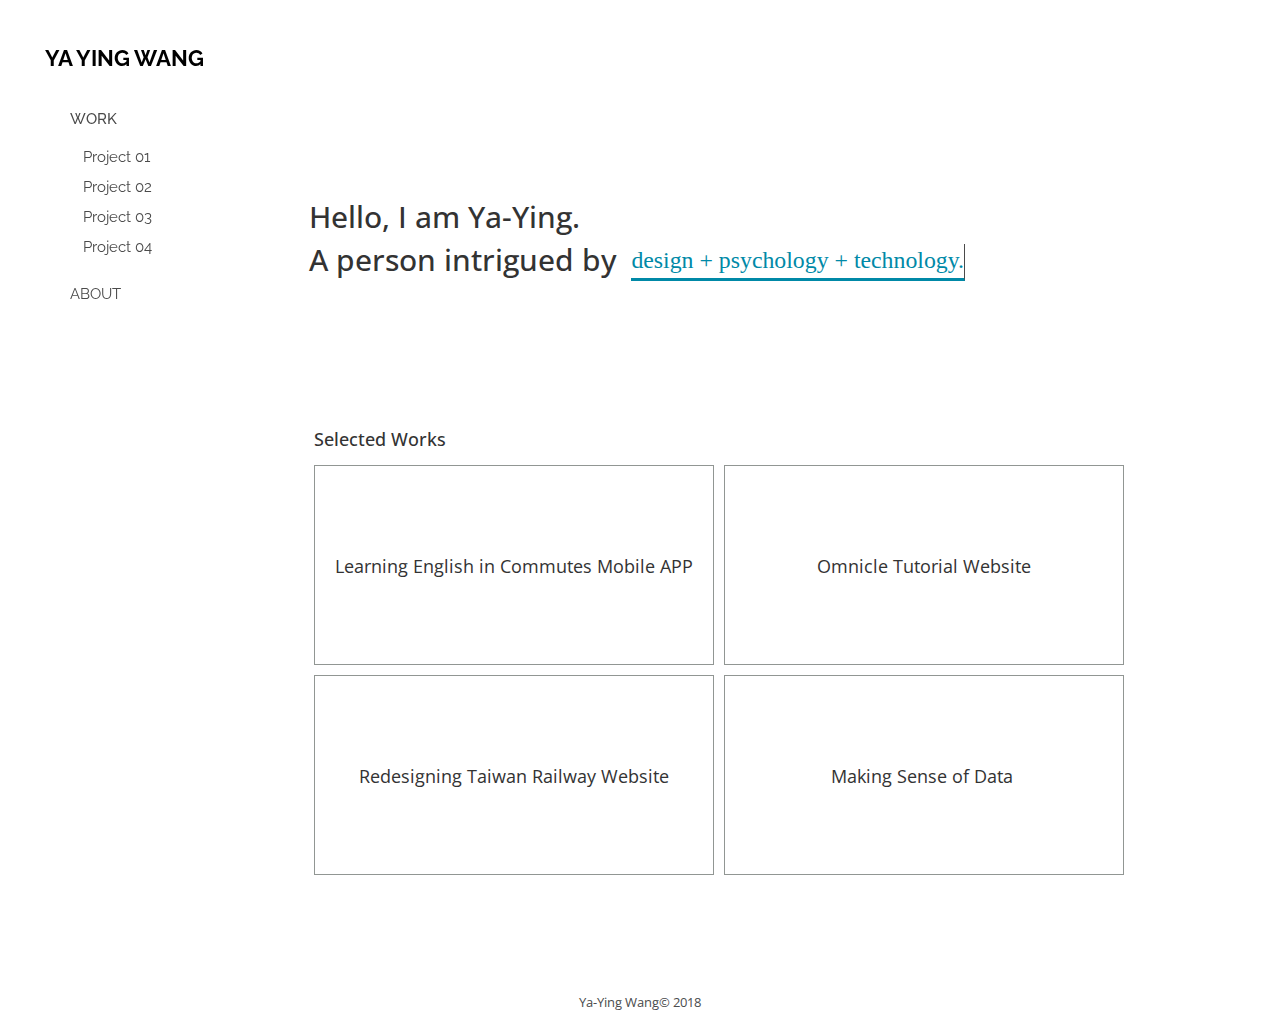
<file: portfolio/index.html>
<!DOCTYPE html>
<html>

<head>
    <meta charset="utf-8">
    <meta name="viewport" content="width=device-width, initial-scale=1.0">
    <title>YaYing</title>
    <link rel="stylesheet" href="assets/bootstrap/css/bootstrap.min.css">
    <link rel="stylesheet" href="assets/fonts/ionicons.min.css">
    <link rel="stylesheet" href="assets/fonts/material-icons.min.css">
    <link rel="stylesheet" href="assets/fonts/simple-line-icons.min.css">
    <link rel="stylesheet" href="assets/fonts/typicons.min.css">
    <link rel="stylesheet" href="https://fonts.googleapis.com/css?family=Arimo">
    <link rel="stylesheet" href="https://fonts.googleapis.com/css?family=Cabin">
    <link rel="stylesheet" href="https://fonts.googleapis.com/css?family=Catamaran">
    <link rel="stylesheet" href="https://fonts.googleapis.com/css?family=Fira+Sans">
    <link rel="stylesheet" href="https://fonts.googleapis.com/css?family=Kalam">
    <link rel="stylesheet" href="https://fonts.googleapis.com/css?family=Lora">
    <link rel="stylesheet" href="https://fonts.googleapis.com/css?family=Open+Sans">
    <link rel="stylesheet" href="https://fonts.googleapis.com/css?family=Oswald">
    <link rel="stylesheet" href="https://fonts.googleapis.com/css?family=PT+Sans">
    <link rel="stylesheet" href="https://fonts.googleapis.com/css?family=Raleway">
    <link rel="stylesheet" href="https://fonts.googleapis.com/css?family=Source+Sans+Pro">
    <link rel="stylesheet" href="assets/css/styles.min.css">
</head>

<body id="ya">
    <div>
        <aside id="sidebar" style="display:">
            <div>
                <header id="logo">
                    <h3 class="text-uppercase" style="font-family:Raleway, sans-serif;"><a href="index.html" id="logo-name">Ya Ying Wang </a></h3></header>
            </div>
            <div id="menu">
                <div class="panel-group" role="tablist" aria-multiselectable="true" id="accordion-1">
                    <div class="panel panel-default">
                        <div class="panel-heading" role="tab">
                            <h4 class="panel-title"><a role="button" data-toggle="collapse" data-parent="#accordion-1" aria-expanded="true" href="#accordion-1 .item-1">WORK</a></h4></div>
                        <div class="panel-collapse collapse in item-1" role="tabpanel">
                            <div class="panel-body"><a href="project01.html">Project 01</a></div>
                            <div class="panel-body"><a href="project02.html">Project 02 </a></div>
                            <div class="panel-body"><a href="#">Project 03 </a></div>
                            <div class="panel-body"><a href="#">Project 04 </a></div>
                        </div>
                    </div>
                </div>
                <ul class="list-group">
                    <li class="list-group-item"><a href="about.html">ABOUT</a></li>
                </ul>
            </div>
        </aside>
        <div class="container-fluid">
            <section style="height:220px;margin-top:200px;">
                <h2>Hello, I am Ya-Ying. </h2>
                <h2 style="display:inline;margin-right:10px;">A person intrigued by</h2>
                <p id="typing-content" style="display: inline-block">design + psychology + technology. </p>
            </section>
            <section>
                <h4 style="margin-left: 5px">Selected Works </h4>
                <div class="row"><a href="project01.html" class="col-sm-6 menu">Learning English in Commutes Mobile APP</a><a href="project02.html" class="col-sm-6 menu">Omnicle Tutorial Website </a><a href="project03.html" class="col-sm-6 menu">Redesigning Taiwan Railway Website </a>
                    <a
                    href="project04.html" class="col-sm-6 menu">Making Sense of Data&nbsp; </a>
                </div>
            </section>
        </div>
    </div>
    <div class="footer-basic">
        <footer>
            <p class="copyright">Ya-Ying Wang© 2018</p>
        </footer>
    </div>
    <script src="assets/js/jquery.min.js"></script>
    <script src="assets/bootstrap/js/bootstrap.min.js"></script>
</body>

</html>
</file>
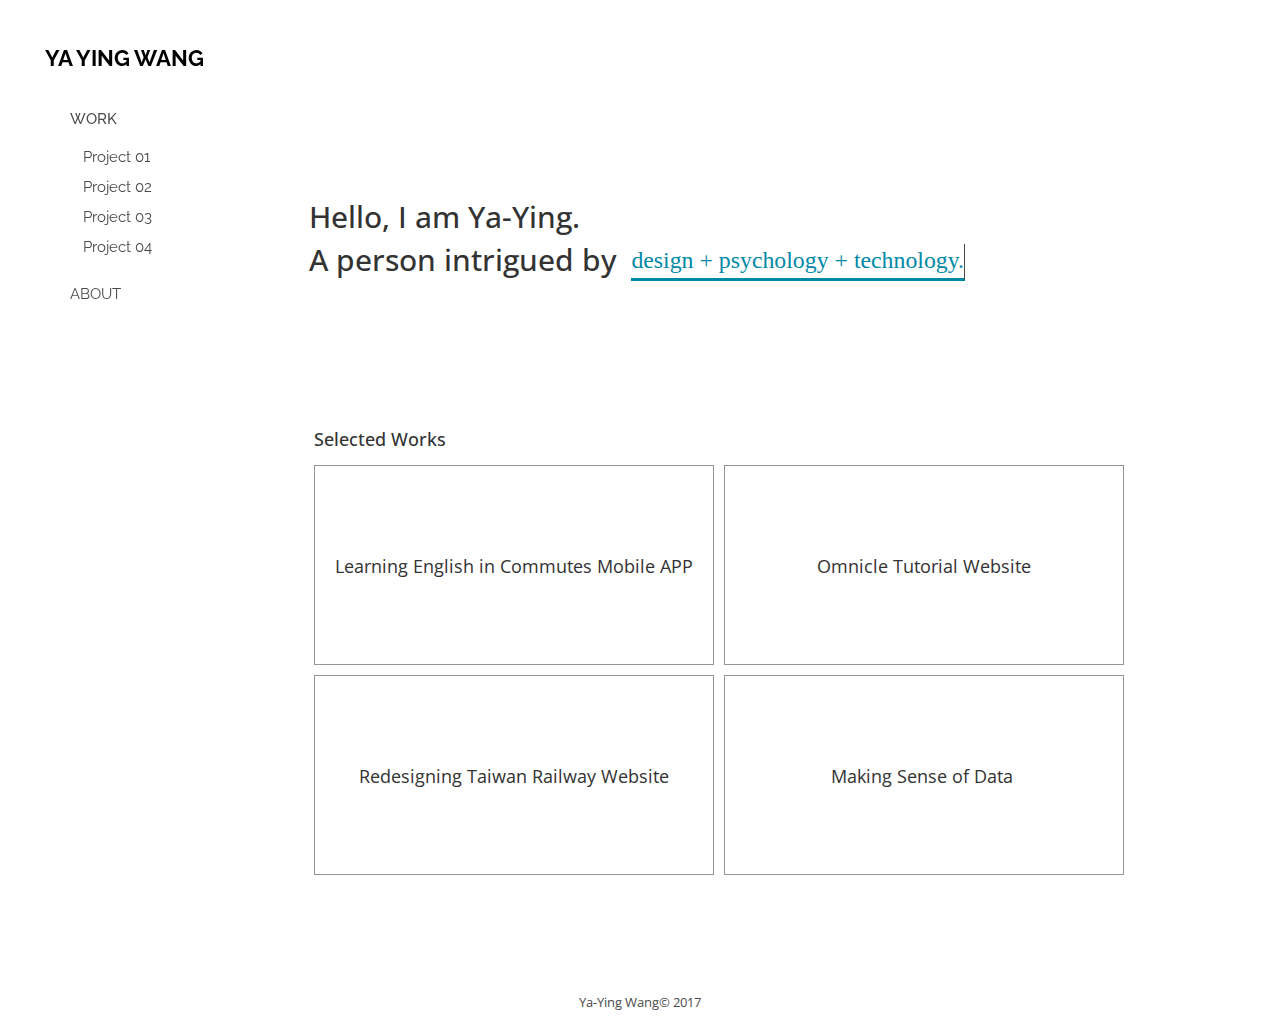
<file: portfolio/assets/index.html>
<!DOCTYPE html>
<html>

<head>
    <meta charset="utf-8">
    <meta name="viewport" content="width=device-width, initial-scale=1.0">
    <title>YaYing</title>
    <link rel="stylesheet" href="assets/bootstrap/css/bootstrap.min.css">
    <link rel="stylesheet" href="assets/fonts/ionicons.min.css">
    <link rel="stylesheet" href="assets/fonts/material-icons.min.css">
    <link rel="stylesheet" href="assets/fonts/simple-line-icons.min.css">
    <link rel="stylesheet" href="assets/fonts/typicons.min.css">
    <link rel="stylesheet" href="https://fonts.googleapis.com/css?family=Arimo">
    <link rel="stylesheet" href="https://fonts.googleapis.com/css?family=Cabin">
    <link rel="stylesheet" href="https://fonts.googleapis.com/css?family=Catamaran">
    <link rel="stylesheet" href="https://fonts.googleapis.com/css?family=Fira+Sans">
    <link rel="stylesheet" href="https://fonts.googleapis.com/css?family=Kalam">
    <link rel="stylesheet" href="https://fonts.googleapis.com/css?family=Lora">
    <link rel="stylesheet" href="https://fonts.googleapis.com/css?family=Open+Sans">
    <link rel="stylesheet" href="https://fonts.googleapis.com/css?family=Oswald">
    <link rel="stylesheet" href="https://fonts.googleapis.com/css?family=PT+Sans">
    <link rel="stylesheet" href="https://fonts.googleapis.com/css?family=Raleway">
    <link rel="stylesheet" href="https://fonts.googleapis.com/css?family=Source+Sans+Pro">
    <link rel="stylesheet" href="assets/css/styles.min.css">
</head>

<body id="ya">
    <div>
        <aside id="sidebar" style="display:">
            <div>
                <header id="logo">
                    <h3 class="text-uppercase" style="font-family:Raleway, sans-serif;"><a href="index.html" id="logo-name">Ya Ying Wang </a></h3></header>
            </div>
            <div id="menu">
                <div class="panel-group" role="tablist" aria-multiselectable="true" id="accordion-1">
                    <div class="panel panel-default">
                        <div class="panel-heading" role="tab">
                            <h4 class="panel-title"><a role="button" data-toggle="collapse" data-parent="#accordion-1" aria-expanded="true" href="#accordion-1 .item-1">WORK</a></h4></div>
                        <div class="panel-collapse collapse in item-1" role="tabpanel">
                            <div class="panel-body"><a href="project01.html">Project 01</a></div>
                            <div class="panel-body"><a href="project02.html">Project 02 </a></div>
                            <div class="panel-body"><a href="#">Project 03 </a></div>
                            <div class="panel-body"><a href="#">Project 04 </a></div>
                        </div>
                    </div>
                </div>
                <ul class="list-group">
                    <li class="list-group-item"><a href="about.html">ABOUT</a></li>
                </ul>
            </div>
        </aside>
        <div class="container-fluid">
            <section style="height:220px;margin-top:200px;">
                <h2>Hello, I am Ya-Ying. </h2>
                <h2 style="display:inline;margin-right:10px;">A person intrigued by</h2>
                <p id="typing-content" style="display: inline-block">design + psychology + technology. </p>
            </section>
            <section>
                <h4 style="margin-left: 5px">Selected Works </h4>
                <div class="row"><a href="project01.html" class="col-sm-6 menu">Learning English in Commutes Mobile APP</a><a href="project02.html" class="col-sm-6 menu">Omnicle Tutorial Website </a><a href="project03.html" class="col-sm-6 menu">Redesigning Taiwan Railway Website </a>
                    <a
                    href="project04.html" class="col-sm-6 menu">Making Sense of Data&nbsp; </a>
                </div>
            </section>
        </div>
    </div>
    <div class="footer-basic">
        <footer>
            <p class="copyright">Ya-Ying Wang© 2017</p>
        </footer>
    </div>
    <script src="assets/js/jquery.min.js"></script>
    <script src="assets/bootstrap/js/bootstrap.min.js"></script>
</body>

</html>
</file>
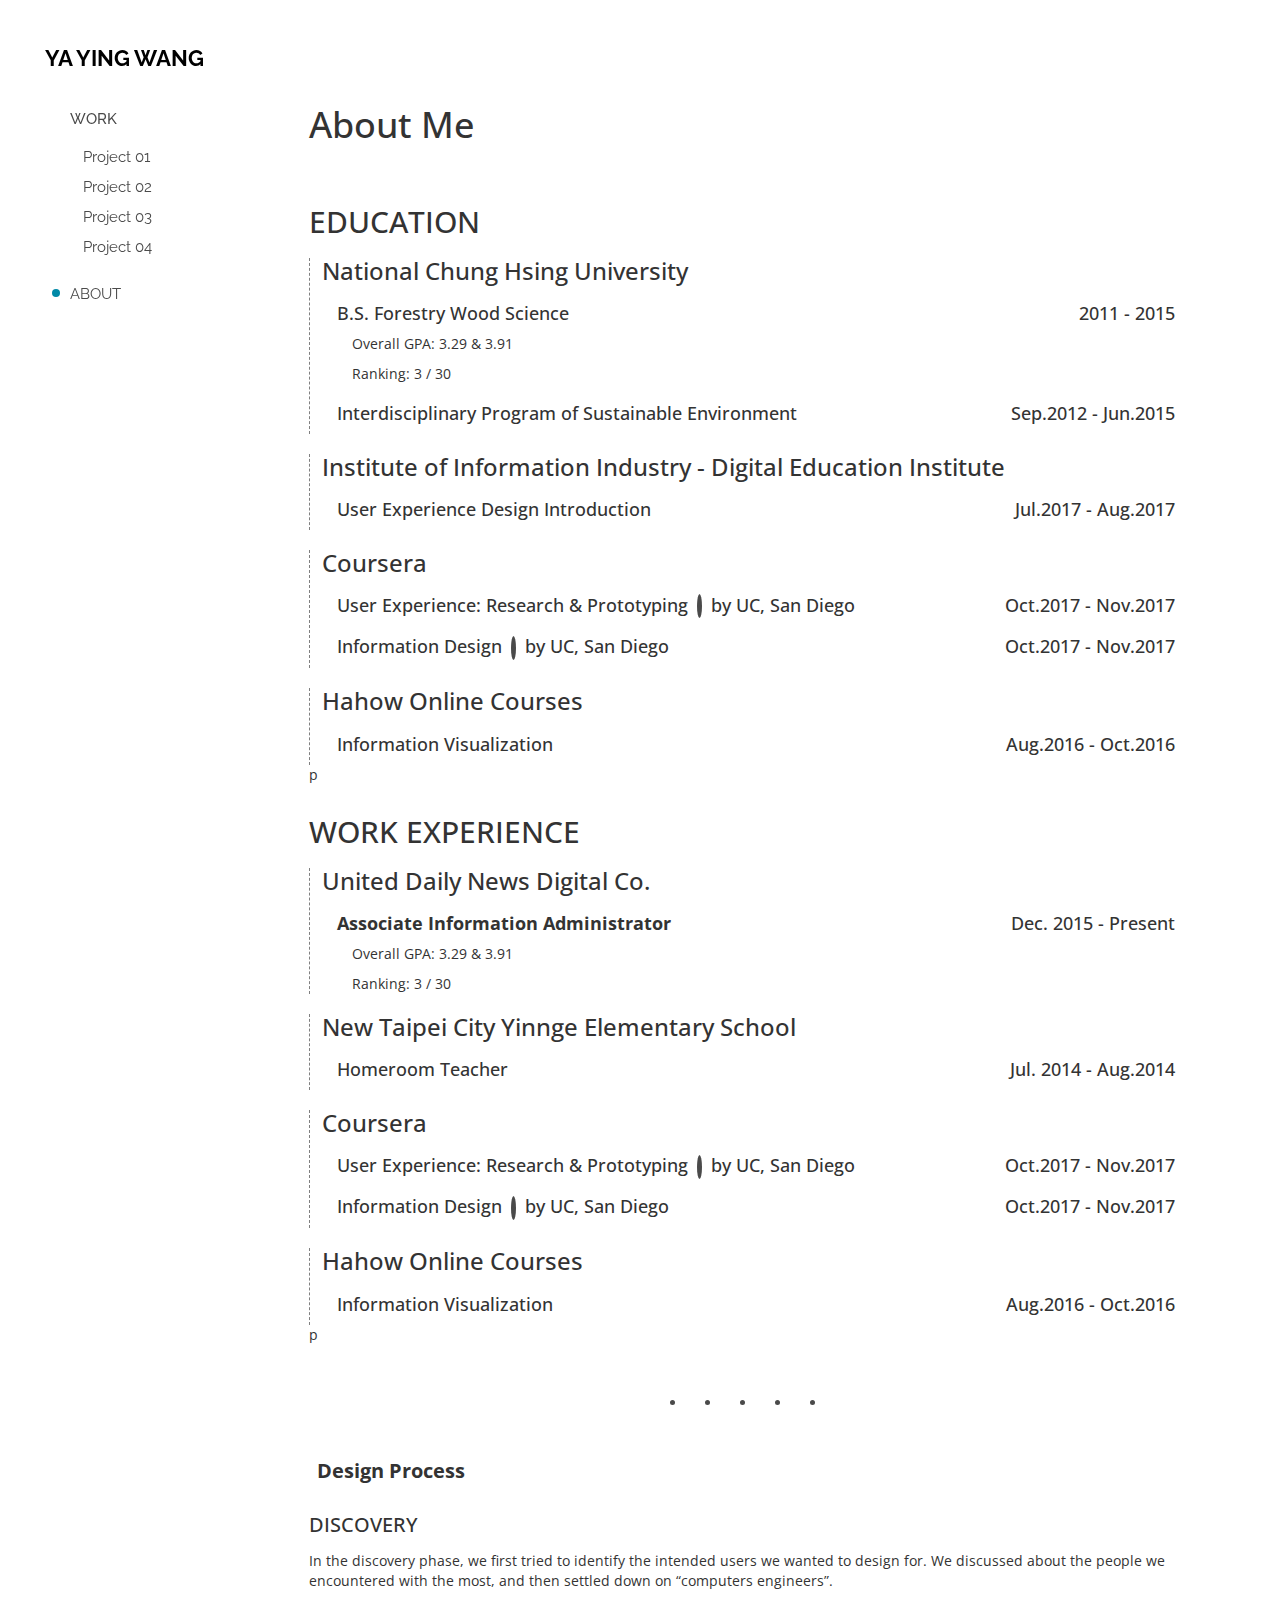
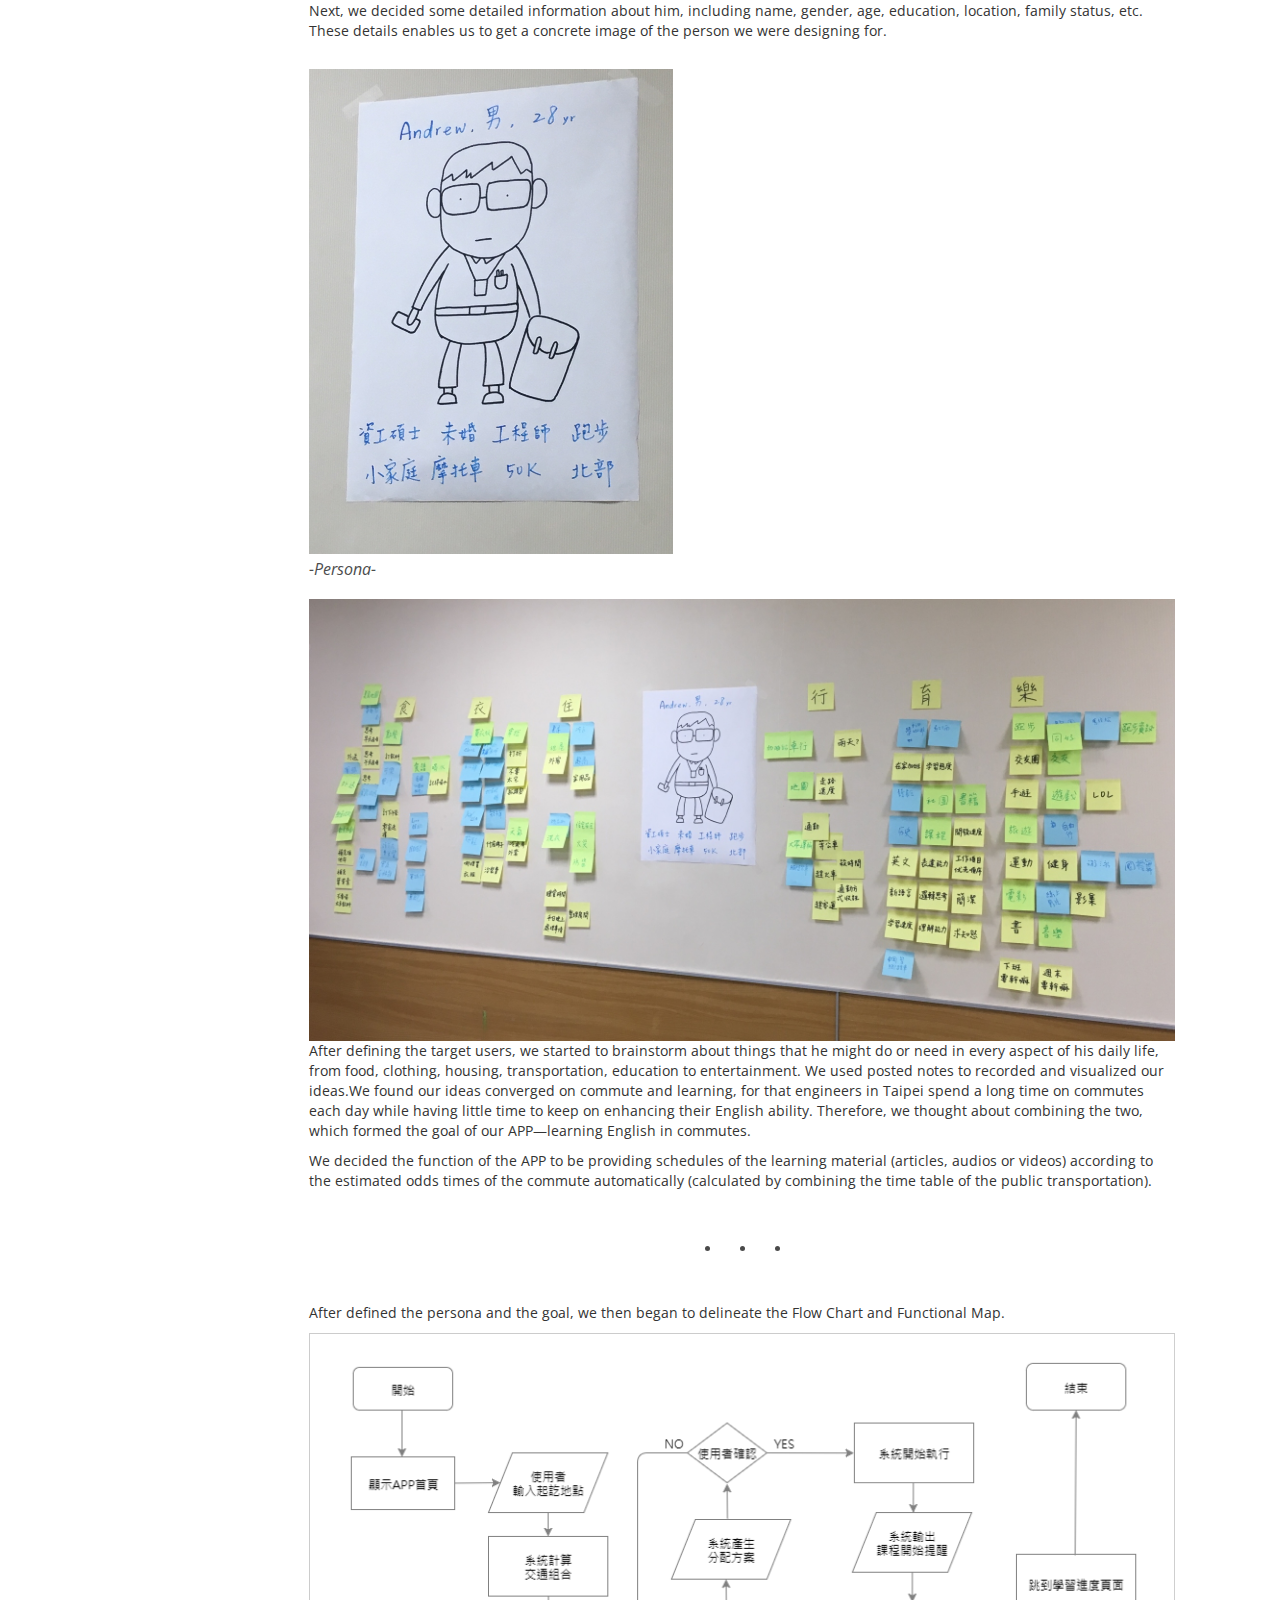
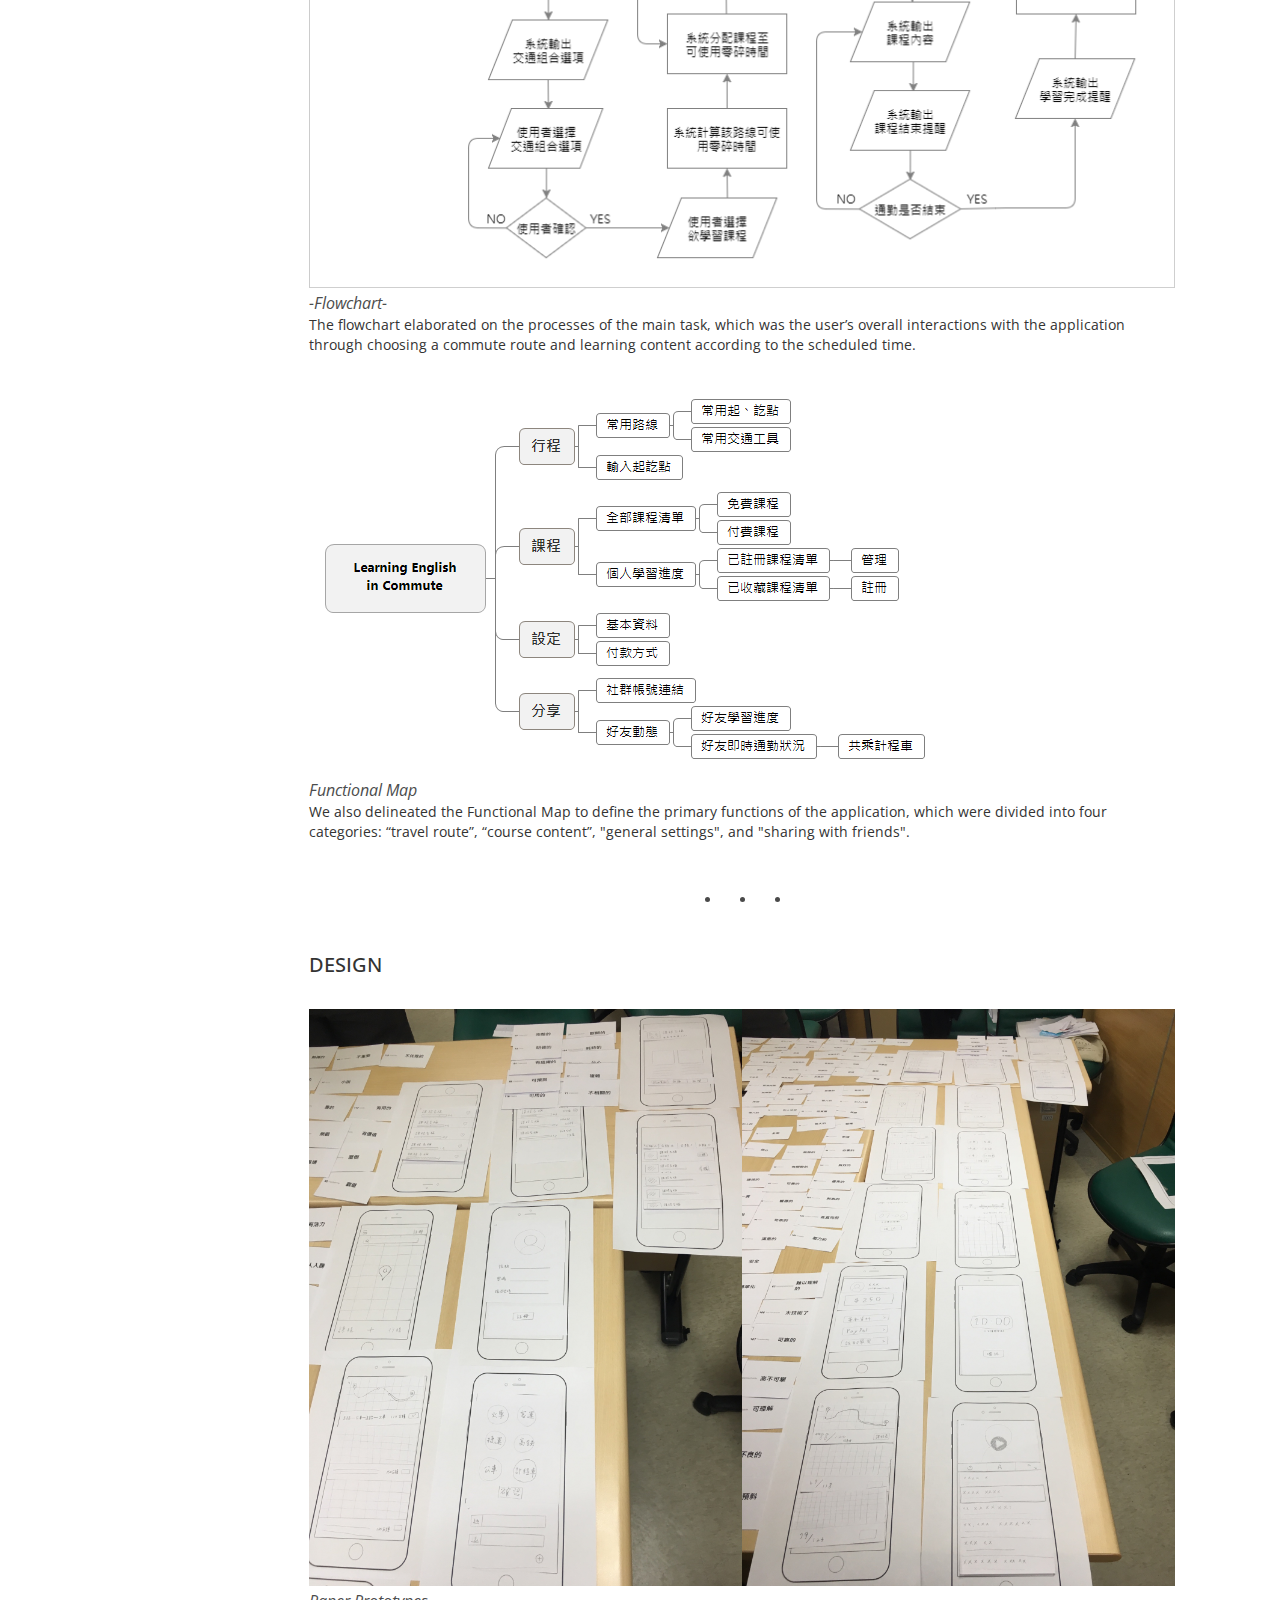
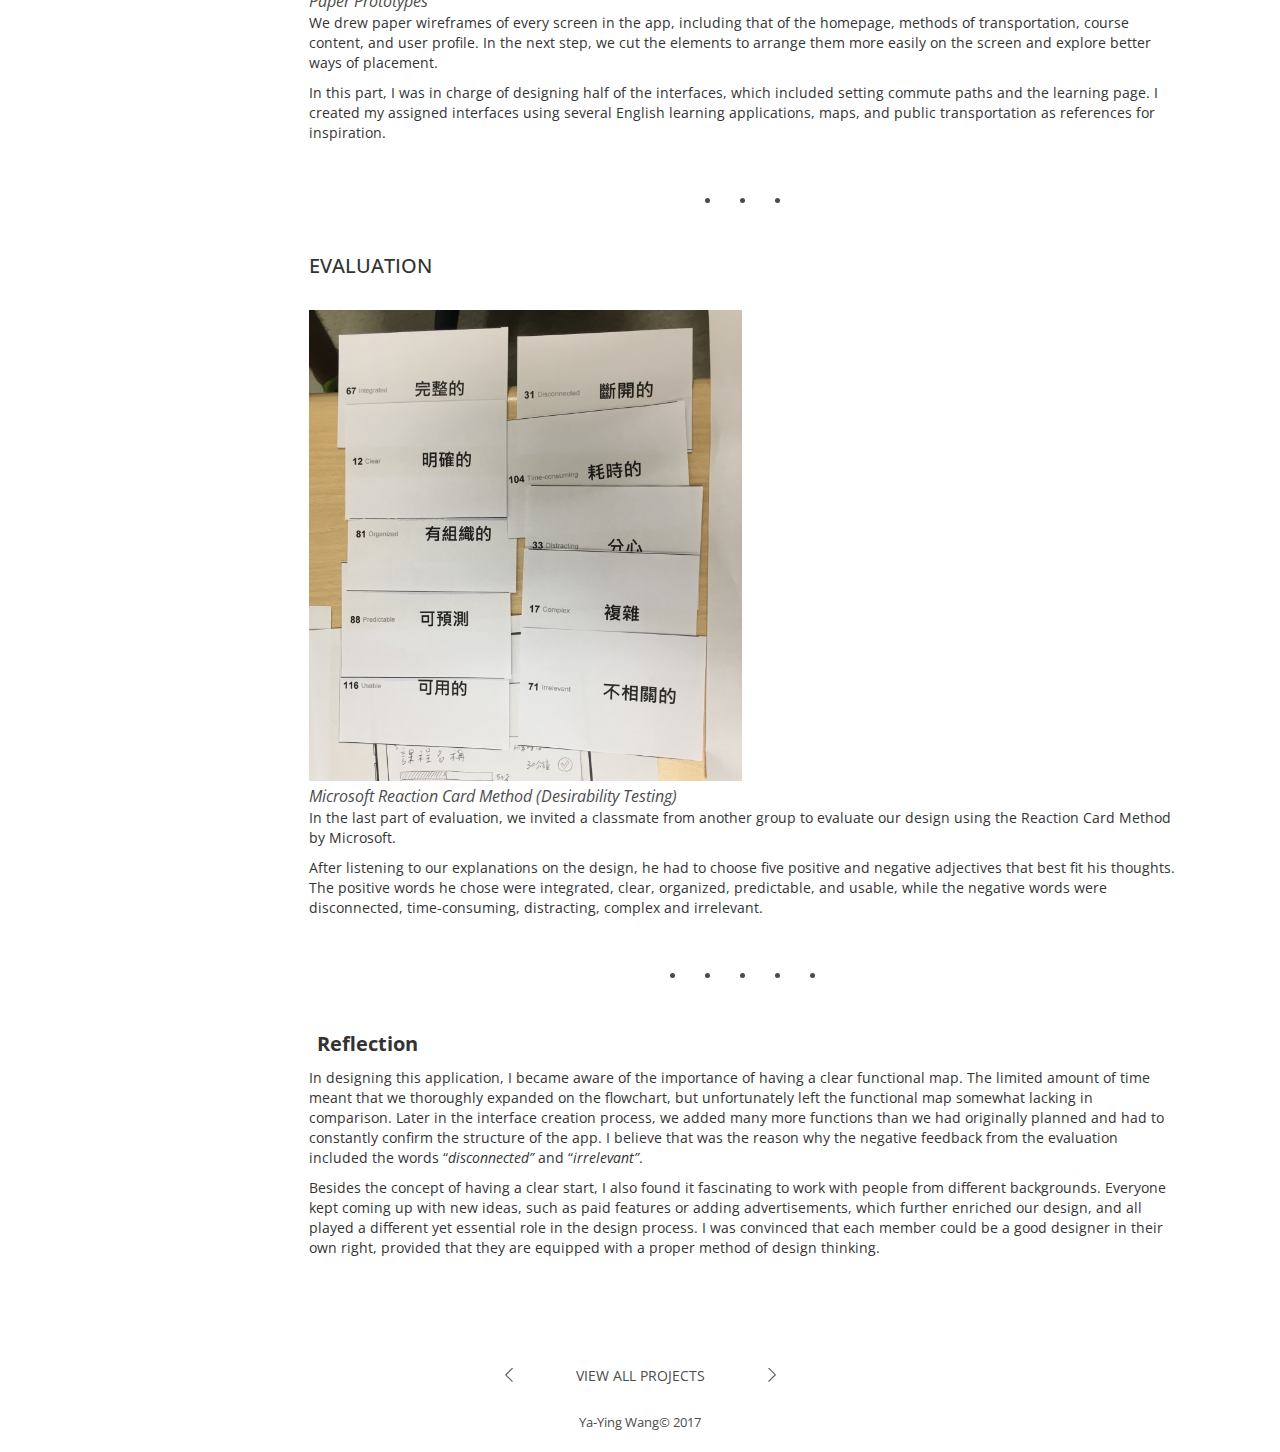
<file: portfolio/about-1.html>
<!DOCTYPE html>
<html>

<head>
    <meta charset="utf-8">
    <meta name="viewport" content="width=device-width, initial-scale=1.0">
    <title>YaYing</title>
    <link rel="stylesheet" href="assets/bootstrap/css/bootstrap.min.css">
    <link rel="stylesheet" href="assets/fonts/ionicons.min.css">
    <link rel="stylesheet" href="assets/fonts/material-icons.min.css">
    <link rel="stylesheet" href="assets/fonts/simple-line-icons.min.css">
    <link rel="stylesheet" href="assets/fonts/typicons.min.css">
    <link rel="stylesheet" href="https://fonts.googleapis.com/css?family=Arimo">
    <link rel="stylesheet" href="https://fonts.googleapis.com/css?family=Cabin">
    <link rel="stylesheet" href="https://fonts.googleapis.com/css?family=Catamaran">
    <link rel="stylesheet" href="https://fonts.googleapis.com/css?family=Fira+Sans">
    <link rel="stylesheet" href="https://fonts.googleapis.com/css?family=Lora">
    <link rel="stylesheet" href="https://fonts.googleapis.com/css?family=Open+Sans">
    <link rel="stylesheet" href="https://fonts.googleapis.com/css?family=Oswald">
    <link rel="stylesheet" href="https://fonts.googleapis.com/css?family=PT+Sans">
    <link rel="stylesheet" href="https://fonts.googleapis.com/css?family=Raleway">
    <link rel="stylesheet" href="https://fonts.googleapis.com/css?family=Source+Sans+Pro">
    <link rel="stylesheet" href="assets/css/styles.min.css">
</head>

<body id="ya">
    <div>
        <aside id="sidebar">
            <div>
                <header id="logo">
                    <h3 class="text-uppercase" style="font-family:Raleway, sans-serif;"><a href="index.html" id="logo-name">Ya Ying Wang </a></h3></header>
            </div>
            <div id="menu">
                <div class="panel-group" role="tablist" aria-multiselectable="true" id="accordion-1">
                    <div class="panel panel-default">
                        <div class="panel-heading" role="tab">
                            <h4 class="panel-title"><a role="button" data-toggle="collapse" data-parent="#accordion-1" aria-expanded="true" href="#accordion-1 .item-1">WORK</a></h4></div>
                        <div class="panel-collapse collapse in item-1" role="tabpanel">
                            <div class="panel-body"><a href="project01.html">Project 01</a></div>
                            <div class="panel-body"><a href="#">Project 02 </a></div>
                            <div class="panel-body"><a href="#">Project 03 </a></div>
                            <div class="panel-body"><a href="#">Project 04 </a></div>
                        </div>
                    </div>
                </div>
                <ul class="list-group">
                    <li class="list-group-item"><a href="#" class="active">ABOUT</a></li>
                </ul>
            </div>
        </aside>
        <div class="container-fluid">
            <div class="content-wrapper">
                <div class="project-title">
                    <h1>About Me </h1></div>
                <div class="project-content" style="display: none">
                    <div class="table-responsive">
                        <table class="table meta-data">
                            <thead style="display: none;">
                                <tr>
                                    <th>Column 1</th>
                                    <th>Column 2</th>
                                </tr>
                            </thead>
                            <tbody>
                                <tr>
                                    <td><strong>Project Goal</strong> </td>
                                    <td class="attr-text" style="padding-left: 30px">Design an application which allows users to learn English during their daily commutes </td>
                                </tr>
                                <tr>
                                    <td><strong>Features</strong> </td>
                                    <td>
                                        <ul>
                                            <li> Calculate spare time during each commute </li>
                                            <li>Provide all kinds of English learning material (articles, audio or videos) </li>
                                            <li> Automatically arrange the learning material to correspond with commute time </li>
                                            <li> Allow the users to share their learning or commute routes with friends </li>
                                        </ul>
                                    </td>
                                </tr>
                                <tr>
                                    <td></td>
                                </tr>
                                <tr>
                                    <td><strong>Collaborators</strong> </td>
                                    <td class="attr-text" style="padding-left: 30px">Group work </td>
                                </tr>
                                <tr>
                                    <td><strong>My Responsibilities</strong> </td>
                                    <td>
                                        <ul>
                                            <li>Defined and drew the Persona, Flowchart</li>
                                            <li>Inspired the idea of combining English learning with commutes (collectively with teammate) </li>
                                            <li> Designed the interfaces (collectively with teammate) </li>
                                        </ul>
                                    </td>
                                </tr>
                                <tr>
                                    <td></td>
                                </tr>
                                <tr>
                                    <td><strong>UX Methods</strong> </td>
                                    <td>
                                        <ul class="list-unstyled attr">
                                            <li><i class="material-icons attr-icon">done</i>Persona </li>
                                            <li><i class="material-icons attr-icon">done</i>Flow chart </li>
                                            <li><i class="material-icons attr-icon">done</i>Functional Map </li>
                                            <li><i class="material-icons attr-icon">done</i>Microsoft Reaction Card Method (Desirability Testing) </li>
                                            <li> <i class="material-icons attr-icon">done</i>Wireframes (Paper Prototypes) </li>
                                        </ul>
                                    </td>
                                </tr>
                                <tr>
                                    <td><strong>Design Tools</strong> </td>
                                    <td class="attr-text">
                                        <ul class="list-unstyled attr">
                                            <li><i class="material-icons attr-icon">done</i>draw.io </li>
                                        </ul>
                                    </td>
                                </tr>
                            </tbody>
                        </table>
                    </div>
                </div>
                <div class="project-content" style="position:relative;">
                    <h2 class="text-uppercase">Education </h2>
                    <div>
                        <div class="ex">
                            <h3 class="place-title">National Chung Hsing University </h3>
                            <div class="row indent-1">
                                <div class="col-sm-8">
                                    <h4>B.S. Forestry Wood Science </h4></div>
                                <div class="col-sm-4 date">
                                    <h4>2011 - 2015</h4></div>
                            </div>
                            <p class="indent-2">Overall GPA: 3.29 &amp; 3.91 </p>
                            <p class="indent-2">Ranking: 3 / 30 </p>
                            <div class="row indent-1">
                                <div class="col-sm-8">
                                    <h4>Interdisciplinary Program of Sustainable Environment </h4></div>
                                <div class="col-sm-4 date">
                                    <h4>Sep.2012 - Jun.2015</h4>
                                    <div></div>
                                </div>
                            </div>
                        </div>
                        <div class="ex">
                            <h3>Institute of Information Industry - Digital Education Institute </h3>
                            <div class="row indent-1">
                                <div class="col-sm-8">
                                    <h4>User Experience Design Introduction </h4></div>
                                <div class="col-sm-4 date">
                                    <h4>Jul.2017 - Aug.2017</h4></div>
                            </div>
                        </div>
                        <div class="ex">
                            <h3>Coursera </h3>
                            <div class="row indent-1">
                                <div class="col-sm-8">
                                    <h4>User Experience: Research &amp; Prototyping<span class="separater"> </span>by UC, San Diego</h4></div>
                                <div class="col-sm-4 date">
                                    <h4>Oct.2017 - Nov.2017</h4></div>
                            </div>
                            <div class="row indent-1">
                                <div class="col-sm-8">
                                    <h4>Information Design<span class="separater"> </span>by UC, San Diego</h4></div>
                                <div class="col-sm-4 date">
                                    <h4>Oct.2017 - Nov.2017 </h4></div>
                            </div>
                        </div>
                        <div class="ex">
                            <h3>Hahow Online Courses </h3>
                            <div class="row indent-1">
                                <div class="col-sm-8">
                                    <h4>Information Visualization </h4></div>
                                <div class="col-sm-4 date">
                                    <h4>Aug.2016 - Oct.2016</h4></div>
                            </div>
                        </div>
                        <p>p </p>
                    </div>
                </div>
                <div class="project-content" style="position:relative;">
                    <h2 class="text-uppercase">WORK EXPERIENCE </h2>
                    <div>
                        <div class="ex">
                            <h3 class="place-title">United Daily News Digital Co. </h3>
                            <div class="row indent-1">
                                <div class="col-sm-8">
                                    <h4><strong>Associate Information Administrator</strong> </h4></div>
                                <div class="col-sm-4 date">
                                    <h4>Dec. 2015 - Present</h4></div>
                            </div>
                            <p class="indent-2">Overall GPA: 3.29 &amp; 3.91 </p>
                            <p class="indent-2">Ranking: 3 / 30 </p>
                        </div>
                        <div class="ex">
                            <h3>New Taipei City Yinnge Elementary School </h3>
                            <div class="row indent-1">
                                <div class="col-sm-8">
                                    <h4>Homeroom Teacher </h4></div>
                                <div class="col-sm-4 date">
                                    <h4>Jul. 2014 - Aug.2014</h4></div>
                            </div>
                        </div>
                        <div class="ex">
                            <h3>Coursera </h3>
                            <div class="row indent-1">
                                <div class="col-sm-8">
                                    <h4>User Experience: Research &amp; Prototyping<span class="separater"> </span>by UC, San Diego</h4></div>
                                <div class="col-sm-4 date">
                                    <h4>Oct.2017 - Nov.2017</h4></div>
                            </div>
                            <div class="row indent-1">
                                <div class="col-sm-8">
                                    <h4>Information Design<span class="separater"> </span>by UC, San Diego</h4></div>
                                <div class="col-sm-4 date">
                                    <h4>Oct.2017 - Nov.2017 </h4></div>
                            </div>
                        </div>
                        <div class="ex">
                            <h3>Hahow Online Courses </h3>
                            <div class="row indent-1">
                                <div class="col-sm-8">
                                    <h4>Information Visualization </h4></div>
                                <div class="col-sm-4 date">
                                    <h4>Aug.2016 - Oct.2016</h4></div>
                            </div>
                        </div>
                        <p>p </p>
                    </div>
                </div>
                <div class="divider"><span> </span><span> </span><span> </span><span> </span><span> </span></div>
                <div class="project-content">
                    <p class="design-attr"><strong>Design Process</strong> </p>
                    <div class="process-content">
                        <h4 class="text-uppercase phase">Discovery </h4>
                        <p>In the discovery phase, we first tried to identify the intended users we wanted to design for. We discussed about the people we encountered with the most, and then settled down on “computers engineers”. </p>
                        <p>Next, we decided some detailed information about him, including name, gender, age, education, location, family status, etc. These details enables us to get a concrete image of the person we were designing for. </p><img src="assets/img/APP/9CEFB773-E093-412A-A391-AF06502ED0E4.jpg"
                        style="width: 42%"><span class="image-title">-Persona- </span><img src="assets/img/APP/Persona_Ideas.jpg" style="width: 100%">
                        <p>After defining the target users, we started to brainstorm about things that he might do or need in every aspect of his daily life, from food, clothing, housing, transportation, education to entertainment. We used posted notes to
                            recorded and visualized our ideas.We found our ideas converged on commute and learning, for that engineers in Taipei spend a long time on commutes each day while having little time to keep on enhancing their English ability.
                            Therefore, we thought about combining the two, which formed the goal of our APP—learning English in commutes. </p>
                        <p>We decided the function of the APP to be providing schedules of the learning material (articles, audios or videos) according to the estimated odds times of the commute automatically (calculated by combining the time table of the
                            public transportation). </p>
                        <div class="divider"><span> </span><span> </span><span> </span></div>
                        <p>After defined the persona and the goal, we then began to delineate the Flow Chart and Functional Map. </p><img src="assets/img/APP/APP Flowchart.png" style="margin-top: 0px"><span class="image-title">-Flowchart- </span>
                        <p>The flowchart elaborated on the processes of the main task, which was the user’s overall interactions with the application through choosing a commute route and learning content according to the scheduled time. </p><img src="assets/img/APP/Learning English in Commute.png">
                        <span
                        class="image-title"><em>Functional Map</em> </span>
                            <p>We also delineated the Functional Map to define the primary functions of the application, which were divided into four categories: “travel route”, “course content”, "general settings", and "sharing with friends". </p>
                            <div class="divider"><span> </span><span> </span><span> </span></div>
                            <h4 class="text-uppercase phase">Design </h4><img src="assets/img/APP/07FCC916-8A94-4419-A4AA-F508917C7235.jpg" style="width: 50%"><img src="assets/img/APP/39622DA1-1A83-405F-8CF7-79BC13DC7923.jpg" style="width: 50%"><span class="image-title">Paper Prototypes </span>
                            <p>We drew paper wireframes of every screen in the app, including that of the homepage, methods of transportation, course content, and user profile. In the next step, we cut the elements to arrange them more easily on the screen
                                and explore better ways of placement. </p>
                            <p>In this part, I was in charge of designing half of the interfaces, which included setting commute paths and the learning page. I created my assigned interfaces using several English learning applications, maps, and public transportation
                                as references for inspiration. </p>
                            <div class="divider"><span> </span><span> </span><span> </span></div>
                            <h4 class="text-uppercase phase">Evaluation </h4><img src="assets/img/APP/4D746921-D604-474F-BD1F-C87286B6909B.jpg" style="width: 50%"><span class="image-title">Microsoft Reaction Card Method (Desirability Testing) </span>
                            <p>In the last part of evaluation, we invited a classmate from another group to evaluate our design using the Reaction Card Method by Microsoft. </p>
                            <p>After listening to our explanations on the design, he had to choose five positive and negative adjectives that best fit his thoughts. The positive words he chose were integrated, clear, organized, predictable, and usable, while
                                the negative words were disconnected, time-consuming, distracting, complex and irrelevant. </p>
                            <div class="divider"><span> </span><span> </span><span> </span><span> </span><span> </span></div>
                            <p class="design-attr"><strong>Reflection</strong> </p>
                            <p>In designing this application, I became aware of the importance of having a clear functional map. The limited amount of time meant that we thoroughly expanded on the flowchart, but unfortunately left the functional map somewhat
                                lacking in comparison. Later in the interface creation process, we added many more functions than we had originally planned and had to constantly confirm the structure of the app. I believe that was the reason why the negative
                                feedback from the evaluation included the words “<em>disconnected” </em>and “<em>irrelevant”</em>. </p>
                            <p>Besides the concept of having a clear start, I also found it fascinating to work with people from different backgrounds. Everyone kept coming up with new ideas, such as paid features or adding advertisements, which further
                                enriched our design, and all played a different yet essential role in the design process. I was convinced that each member could be a good designer in their own right, provided that they are equipped with a proper method
                                of design thinking. </p>
                    </div>
                </div>
            </div>
        </div>
    </div>
    <div class="footer-basic">
        <footer>
            <div class="project-links"><a href="#" id="prev"><i class="icon-arrow-left"></i></a><a class="text-uppercase" href="#">View All Projects</a><a href="#" id="next"><i class="icon-arrow-right"></i></a></div>
            <p class="copyright">Ya-Ying Wang© 2017</p>
        </footer>
    </div>
    <script src="assets/js/jquery.min.js"></script>
    <script src="assets/bootstrap/js/bootstrap.min.js"></script>
</body>

</html>
</file>
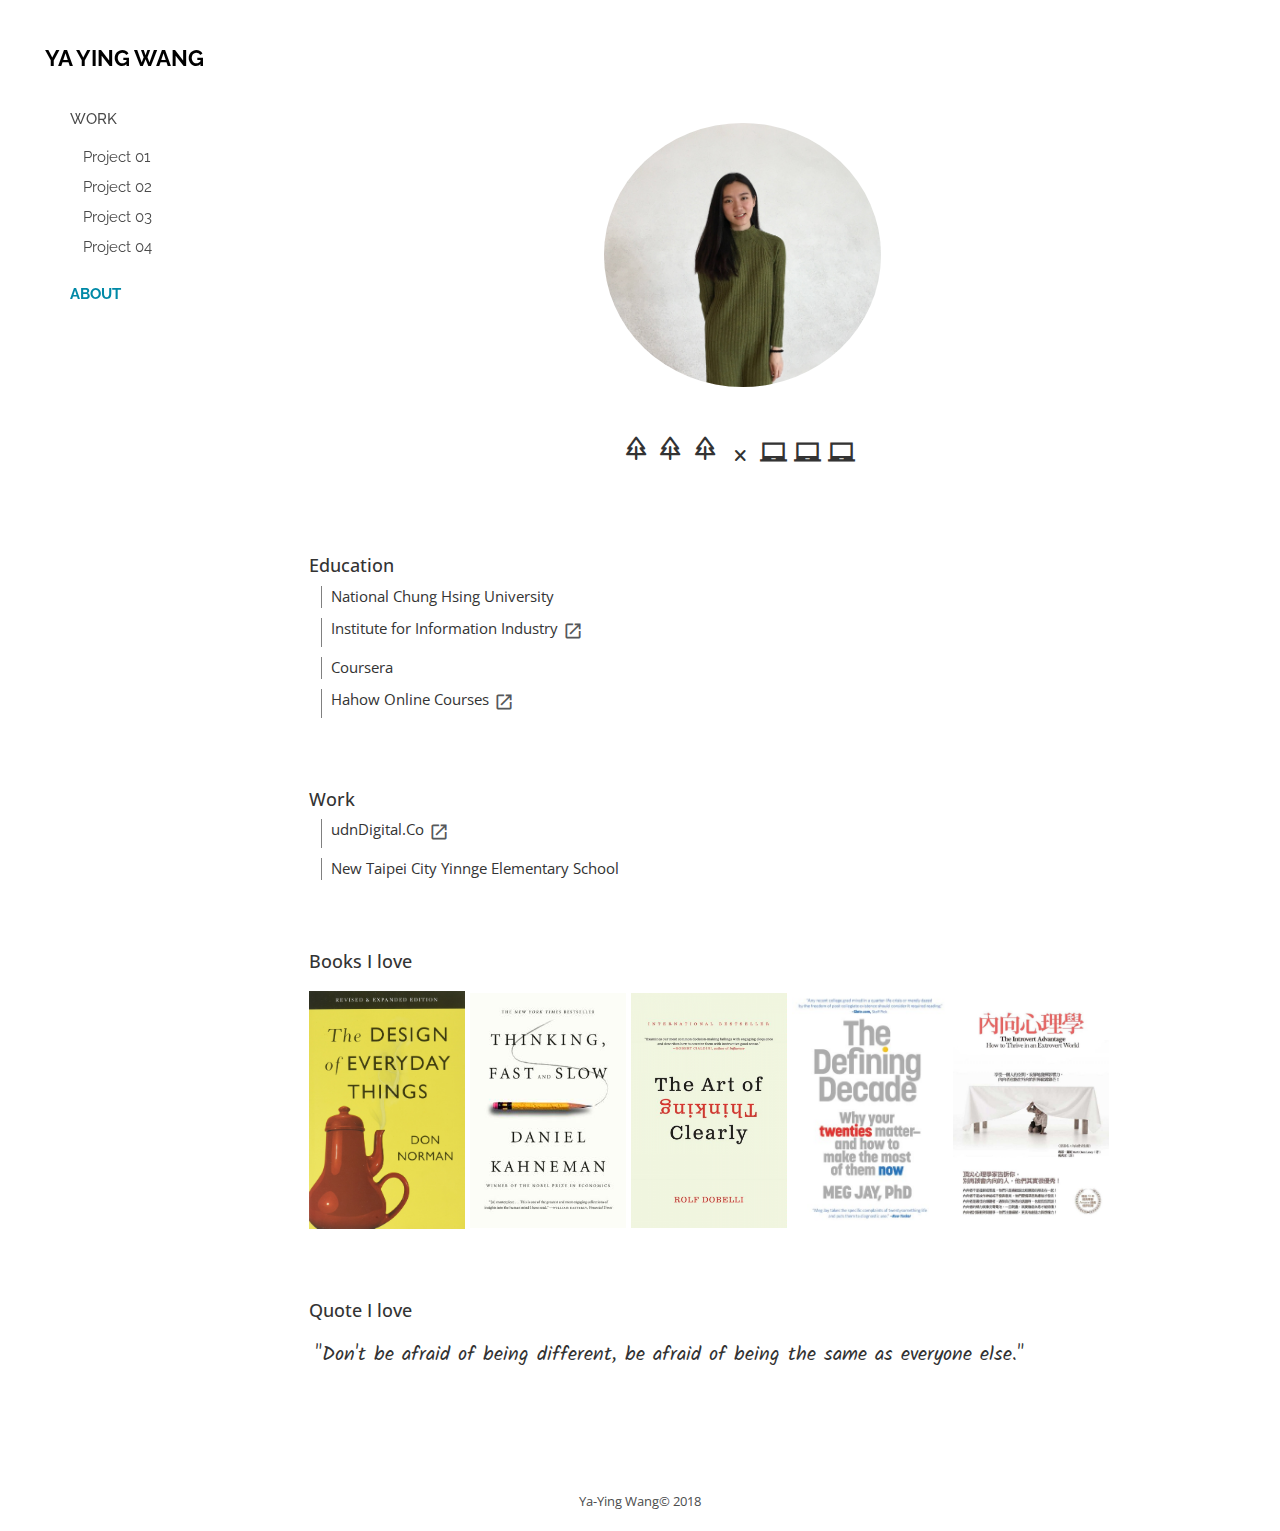
<file: portfolio/about.html>
<!DOCTYPE html>
<html>

<head>
    <meta charset="utf-8">
    <meta name="viewport" content="width=device-width, initial-scale=1.0">
    <title>YaYing</title>
    <link rel="stylesheet" href="assets/bootstrap/css/bootstrap.min.css">
    <link rel="stylesheet" href="assets/fonts/ionicons.min.css">
    <link rel="stylesheet" href="assets/fonts/material-icons.min.css">
    <link rel="stylesheet" href="assets/fonts/simple-line-icons.min.css">
    <link rel="stylesheet" href="assets/fonts/typicons.min.css">
    <link rel="stylesheet" href="https://fonts.googleapis.com/css?family=Arimo">
    <link rel="stylesheet" href="https://fonts.googleapis.com/css?family=Cabin">
    <link rel="stylesheet" href="https://fonts.googleapis.com/css?family=Catamaran">
    <link rel="stylesheet" href="https://fonts.googleapis.com/css?family=Fira+Sans">
    <link rel="stylesheet" href="https://fonts.googleapis.com/css?family=Kalam">
    <link rel="stylesheet" href="https://fonts.googleapis.com/css?family=Lora">
    <link rel="stylesheet" href="https://fonts.googleapis.com/css?family=Open+Sans">
    <link rel="stylesheet" href="https://fonts.googleapis.com/css?family=Oswald">
    <link rel="stylesheet" href="https://fonts.googleapis.com/css?family=PT+Sans">
    <link rel="stylesheet" href="https://fonts.googleapis.com/css?family=Raleway">
    <link rel="stylesheet" href="https://fonts.googleapis.com/css?family=Source+Sans+Pro">
    <link rel="stylesheet" href="assets/css/styles.min.css">
</head>

<body id="ya">
    <div>
        <aside id="sidebar">
            <div>
                <header id="logo">
                    <h3 class="text-uppercase" style="font-family:Raleway, sans-serif;"><a href="index.html" id="logo-name">Ya Ying Wang </a></h3></header>
            </div>
            <div id="menu">
                <div class="panel-group" role="tablist" aria-multiselectable="true" id="accordion-1">
                    <div class="panel panel-default">
                        <div class="panel-heading" role="tab">
                            <h4 class="panel-title"><a role="button" data-toggle="collapse" data-parent="#accordion-1" aria-expanded="true" href="#accordion-1 .item-1">WORK</a></h4></div>
                        <div class="panel-collapse collapse in item-1" role="tabpanel">
                            <div class="panel-body"><a href="project01.html">Project 01</a></div>
                            <div class="panel-body"><a href="project02.html">Project 02 </a></div>
                            <div class="panel-body"><a href="project03.html">Project 03 </a></div>
                            <div class="panel-body"><a href="project04.html">Project 04 </a></div>
                        </div>
                    </div>
                </div>
                <ul class="list-group">
                    <li class="list-group-item"><a href="about.html" style="font-weight: bold; color: #0089A7">ABOUT</a></li>
                </ul>
            </div>
        </aside>
        <div class="container-fluid">
            <div class="content-wrapper">
                <div class="project-title"></div>
                <section style="margin:10vh 23vw;"><img src="assets/img/me/4106.jpg" id="cover-photo">
                    <div style="margin:40px auto;text-align:center;">
                        <div style="display:inline-block;margin:0 auto;"><i class="typcn typcn-tree icons"></i><i class="typcn typcn-tree icons"></i><i class="typcn typcn-tree icons"></i></div><i class="icon ion-close-round" style="margin:auto 10px;"></i>
                        <div style="display:inline-block;margin:0 auto;"><i class="material-icons icons">laptop_chromebook</i><i class="material-icons icons">laptop_chromebook</i><i class="material-icons icons">laptop_chromebook</i></div>
                    </div>
                </section>
                <section class="about-info">
                    <h4>Education </h4>
                    <p class="about-item">National Chung Hsing University</p>
                    <p class="about-item">Institute for Information Industry<a href="https://web.iii.org.tw/" target="_blank" class="related-page"><i class="material-icons">open_in_new</i></a></p>
                    <p class="about-item">Coursera </p>
                    <p class="about-item">Hahow Online Courses<a href="https://www.linkedin.com/company/hahow-%E5%A5%BD%E5%AD%B8%E6%A0%A1/?originalSubdomain=tw" target="_blank" class="related-page"><i class="material-icons">open_in_new</i></a></p>
                    <h4>Work </h4>
                    <p class="about-item">udnDigital.Co<a href="http://www.udndigital.com.tw/" target="_blank" class="related-page"><i class="material-icons">open_in_new</i></a></p>
                    <p class="about-item">New Taipei City Yinnge Elementary School </p>
                    <h4>Books I love</h4><img src="assets/img/me/81zpLhP1gWL.jpg" class="books"><img src="assets/img/me/ThinkingFastAndSlow.jpg" class="books"><img src="assets/img/TheArtOfThinkingClearly.png" class="books"><img src="assets/img/me/41UYuubxN8L.jpg" class="books"><img src="assets/img/me/a20120619162442_0.jpg" class="books">
                    <h4>Quote I love </h4>
                    <p class="quote">"Don't be afraid of being different, be afraid of being the same as everyone else."</p>
                </section>
            </div>
        </div>
    </div>
    <div class="footer-basic">
        <footer>
            <p class="copyright">Ya-Ying Wang© 2018</p>
        </footer>
    </div>
    <script src="assets/js/jquery.min.js"></script>
    <script src="assets/bootstrap/js/bootstrap.min.js"></script>
</body>

</html>
</file>
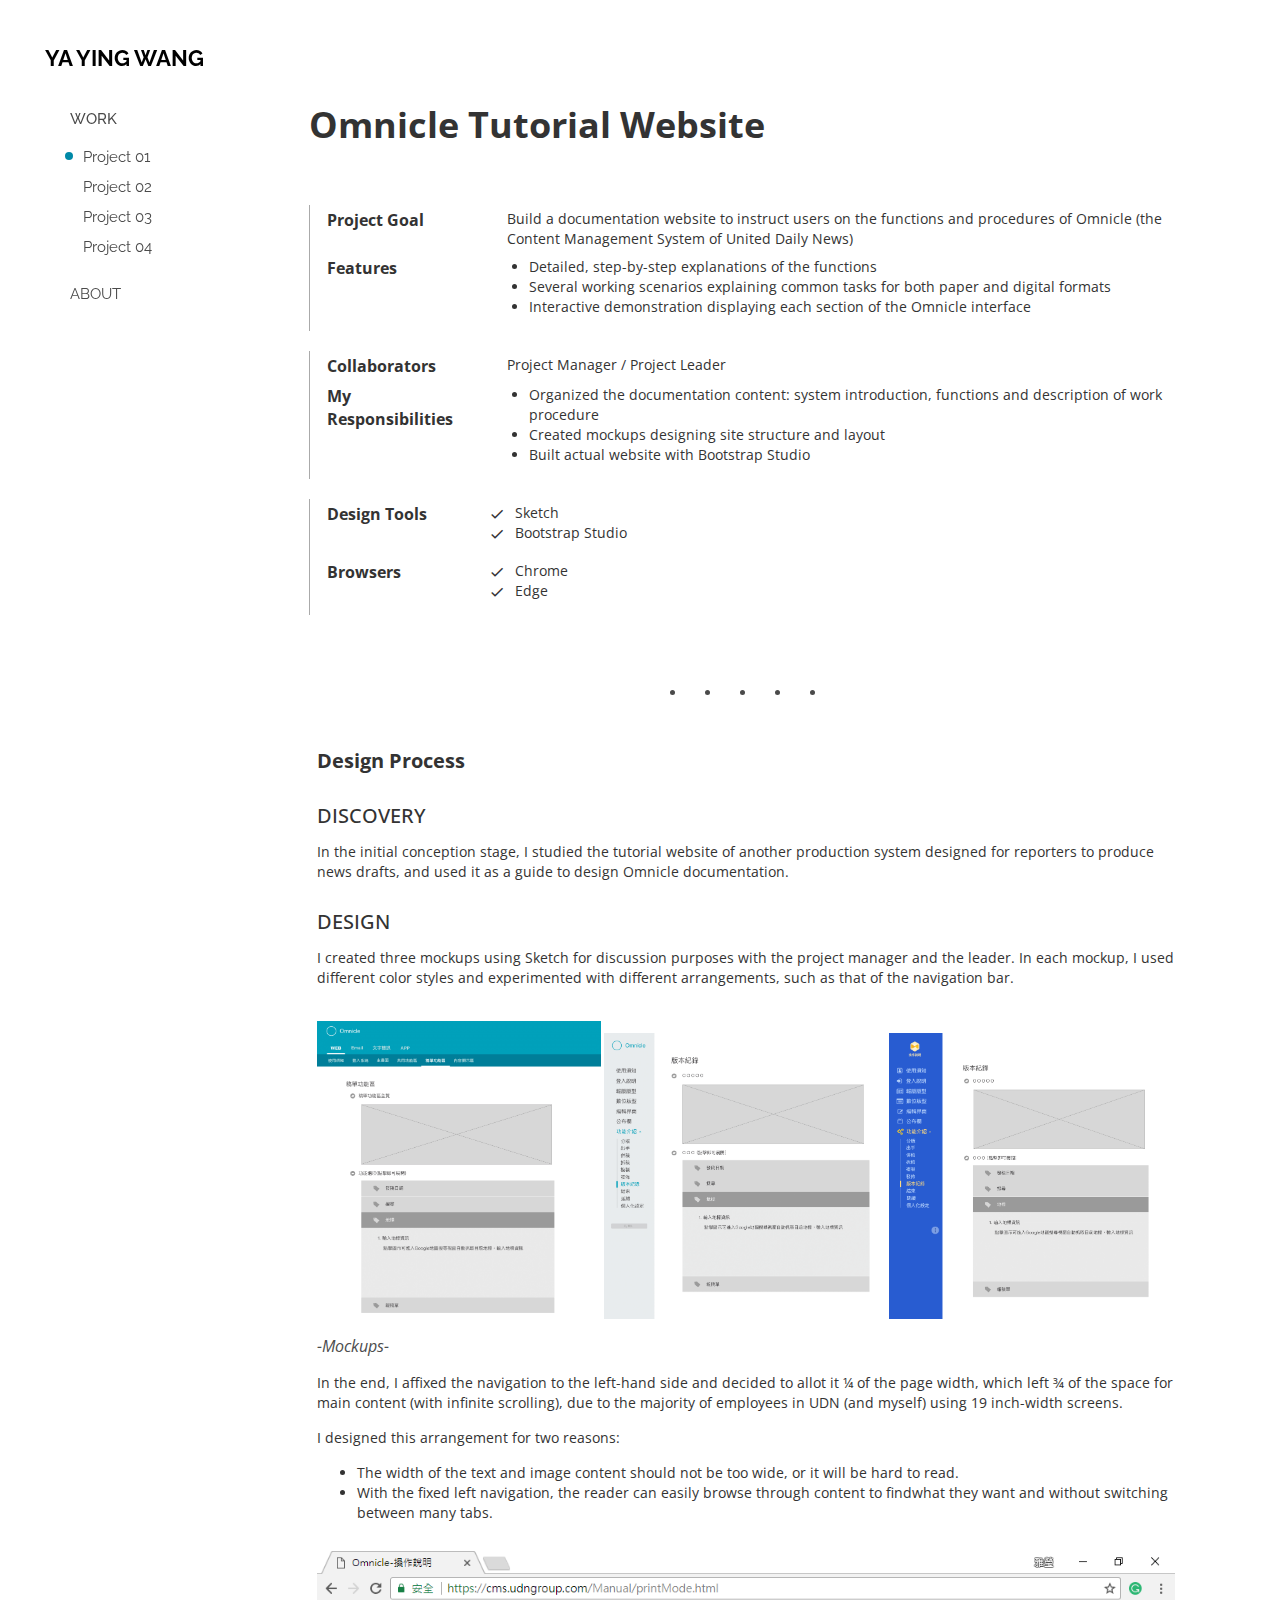
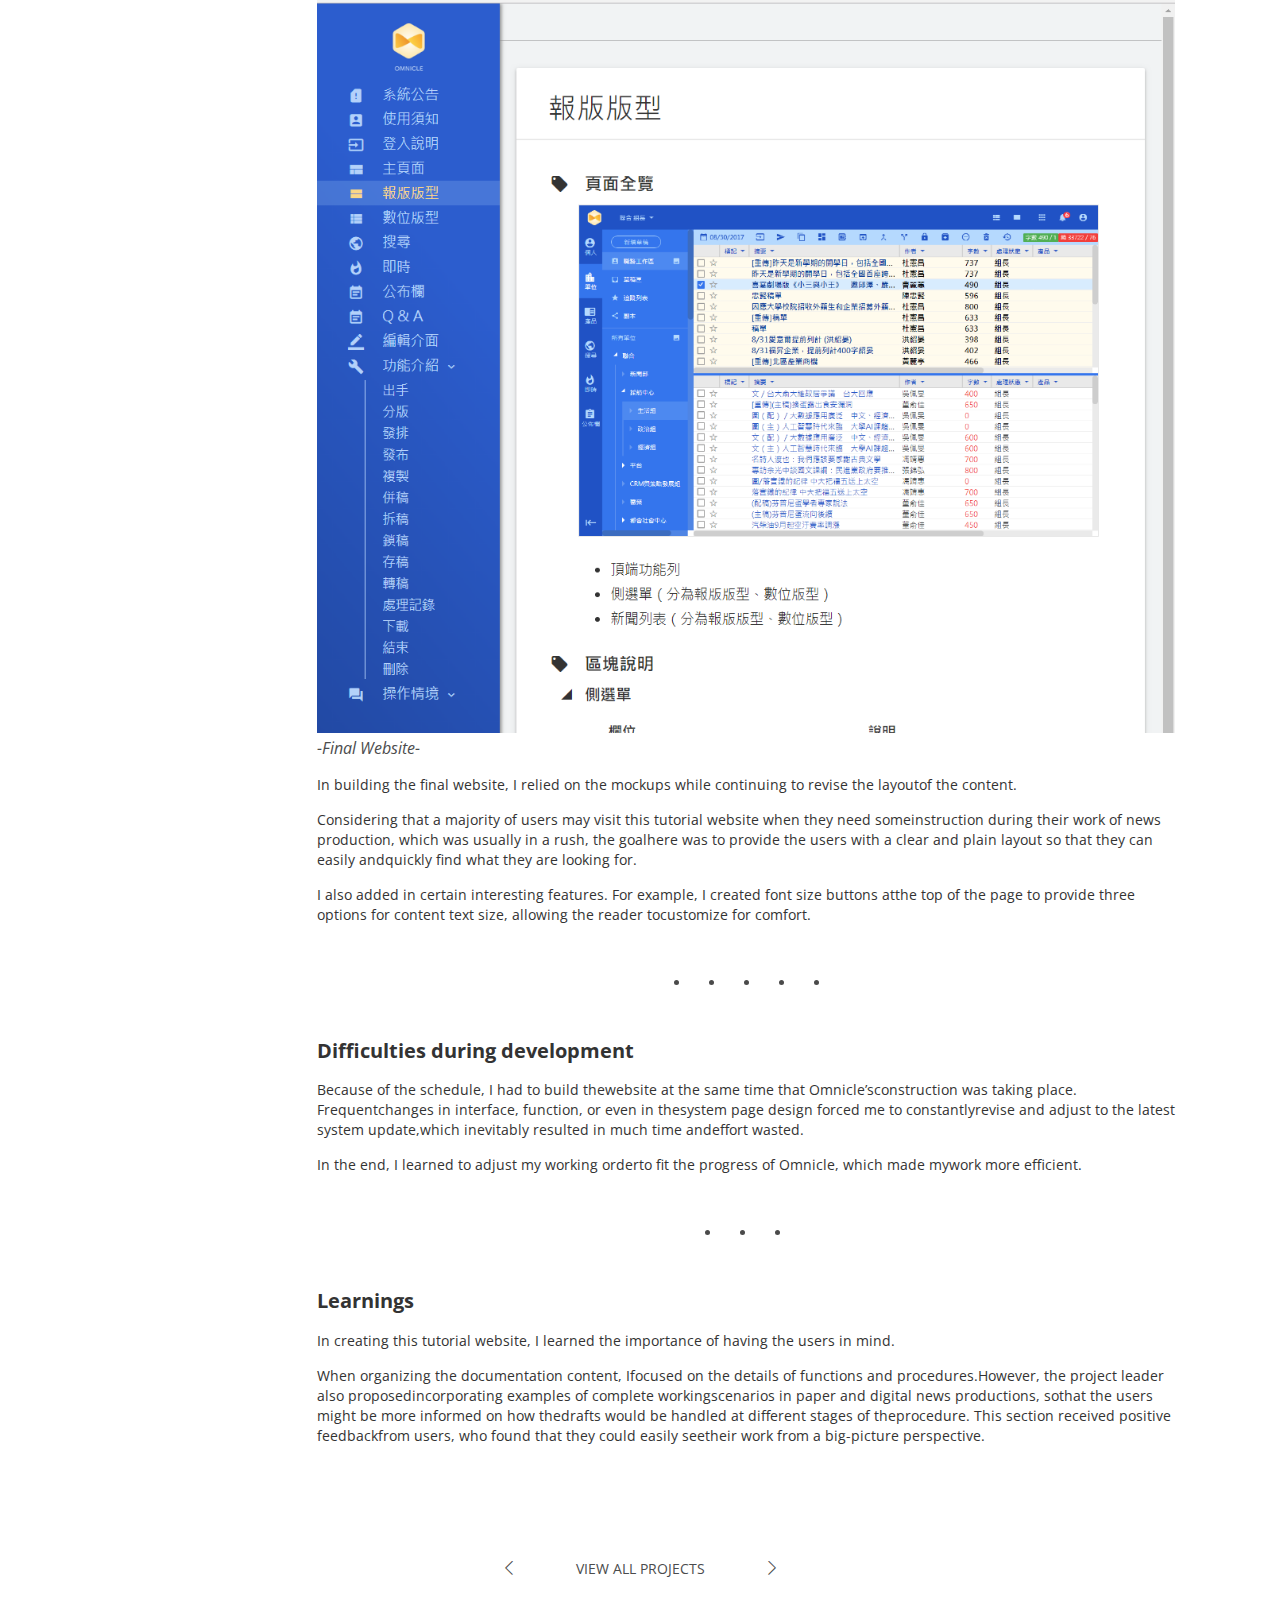
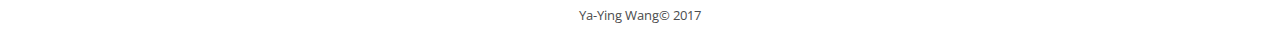
<file: portfolio/project02.html>
<!DOCTYPE html>
<html>

<head>
    <meta charset="utf-8">
    <meta name="viewport" content="width=device-width, initial-scale=1.0">
    <title>YaYing</title>
    <link rel="stylesheet" href="assets/bootstrap/css/bootstrap.min.css">
    <link rel="stylesheet" href="assets/fonts/ionicons.min.css">
    <link rel="stylesheet" href="assets/fonts/material-icons.min.css">
    <link rel="stylesheet" href="assets/fonts/simple-line-icons.min.css">
    <link rel="stylesheet" href="assets/fonts/typicons.min.css">
    <link rel="stylesheet" href="https://fonts.googleapis.com/css?family=Arimo">
    <link rel="stylesheet" href="https://fonts.googleapis.com/css?family=Cabin">
    <link rel="stylesheet" href="https://fonts.googleapis.com/css?family=Catamaran">
    <link rel="stylesheet" href="https://fonts.googleapis.com/css?family=Fira+Sans">
    <link rel="stylesheet" href="https://fonts.googleapis.com/css?family=Lora">
    <link rel="stylesheet" href="https://fonts.googleapis.com/css?family=Open+Sans">
    <link rel="stylesheet" href="https://fonts.googleapis.com/css?family=Oswald">
    <link rel="stylesheet" href="https://fonts.googleapis.com/css?family=PT+Sans">
    <link rel="stylesheet" href="https://fonts.googleapis.com/css?family=Raleway">
    <link rel="stylesheet" href="https://fonts.googleapis.com/css?family=Source+Sans+Pro">
    <link rel="stylesheet" href="assets/css/styles.min.css">
</head>

<body id="ya">
    <div>
        <aside id="sidebar" style="display:">
            <div>
                <header id="logo">
                    <h3 class="text-uppercase" style="font-family:Raleway, sans-serif;"><a href="index.html" id="logo-name">Ya Ying Wang </a></h3></header>
            </div>
            <div id="menu">
                <div class="panel-group" role="tablist" aria-multiselectable="true" id="accordion-1">
                    <div class="panel panel-default">
                        <div class="panel-heading" role="tab">
                            <h4 class="panel-title"><a role="button" data-toggle="collapse" data-parent="#accordion-1" aria-expanded="true" href="#accordion-1 .item-1">WORK</a></h4></div>
                        <div class="panel-collapse collapse in item-1" role="tabpanel">
                            <div class="panel-body"><a href="#" class="active">Project 01</a></div>
                            <div class="panel-body"><a href="#">Project 02 </a></div>
                            <div class="panel-body"><a href="#">Project 03 </a></div>
                            <div class="panel-body"><a href="#">Project 04 </a></div>
                        </div>
                    </div>
                </div>
                <ul class="list-group">
                    <li class="list-group-item"><a href="#">ABOUT</a></li>
                </ul>
            </div>
        </aside>
        <article>
            <div class="container-fluid">
                <section>
                    <h1 class="project-title"><strong>Omnicle Tutorial Website</strong> </h1>
                    <div class="project-content">
                        <div class="table-responsive">
                            <table class="table meta-data">
                                <thead style="display: none;">
                                    <tr>
                                        <th>Column 1</th>
                                        <th>Column 2</th>
                                    </tr>
                                </thead>
                                <tbody>
                                    <tr>
                                        <td><strong>Project Goal</strong> </td>
                                        <td class="attr-text" style="padding-left: 30px">Build a documentation website to instruct users on the functions and procedures of Omnicle (the Content Management System of United Daily News) </td>
                                    </tr>
                                    <tr>
                                        <td><strong>Features</strong> </td>
                                        <td>
                                            <ul>
                                                <li>Detailed, step-by-step explanations of the functions </li>
                                                <li>Several working scenarios explaining common tasks for both paper and digital formats </li>
                                                <li>Interactive demonstration displaying each section of the Omnicle interface </li>
                                            </ul>
                                        </td>
                                    </tr>
                                    <tr></tr>
                                </tbody>
                            </table>
                        </div>
                        <div class="table-responsive">
                            <table class="table meta-data">
                                <thead style="display: none;">
                                    <tr>
                                        <th>Column 1</th>
                                        <th>Column 2</th>
                                    </tr>
                                </thead>
                                <tbody>
                                    <tr>
                                        <td><strong>Collaborators</strong> </td>
                                        <td class="attr-text" style="padding-left: 30px">Project Manager / Project Leader</td>
                                    </tr>
                                    <tr>
                                        <td><strong>My Responsibilities</strong> </td>
                                        <td>
                                            <ul>
                                                <li>Organized the documentation content: system introduction, functions and description of work procedure </li>
                                                <li>Created mockups designing site structure and layout </li>
                                                <li>Built actual website with Bootstrap Studio </li>
                                            </ul>
                                        </td>
                                    </tr>
                                </tbody>
                            </table>
                        </div>
                        <div class="table-responsive">
                            <table class="table meta-data">
                                <thead style="display: none;">
                                    <tr>
                                        <th>Column 1</th>
                                        <th>Column 2</th>
                                    </tr>
                                </thead>
                                <tbody>
                                    <tr>
                                        <td><strong>Design Tools</strong> </td>
                                        <td>
                                            <ul class="list-unstyled attr">
                                                <li><i class="material-icons attr-icon">done</i>Sketch</li>
                                                <li><i class="material-icons attr-icon">done</i>Bootstrap Studio</li>
                                            </ul>
                                        </td>
                                    </tr>
                                    <tr>
                                        <td><strong>Browsers</strong> </td>
                                        <td class="attr-text">
                                            <ul class="list-unstyled attr">
                                                <li><i class="material-icons attr-icon">done</i>Chrome </li>
                                                <li><i class="material-icons attr-icon">done</i>Edge</li>
                                            </ul>
                                        </td>
                                    </tr>
                                </tbody>
                            </table>
                        </div>
                    </div>
                    <div class="divider"><span> </span><span> </span><span> </span><span> </span><span> </span></div>
                    <div class="project-content">
                        <p class="design-attr">Design Process </p>
                        <div class="text">
                            <h4 class="text-uppercase phase">Discovery </h4>
                            <p>In the initial conception stage, I studied the tutorial website of another production system designed for reporters to produce news drafts, and used it as a guide to design Omnicle documentation. </p>
                            <h4 class="text-uppercase phase">Design </h4>
                            <p>I created three mockups using Sketch for discussion purposes with the project manager and the leader. In each mockup, I used different color styles and experimented with different arrangements, such as that of the navigation
                                bar. </p><img src="assets/img/Omnicle/Mockup_lightblue.png" style="width:33%;margin-right:3px;"><img src="assets/img/Omnicle/side-menus-09.png" style="width:33%;margin-right:2px;"><img src="assets/img/Omnicle/side-menus-11.png" style="width:33%;"><span class="image-title">-Mockups- </span>
                            <p>In the end, I affixed the navigation to the left-hand side and decided to allot it ¼ of the page width, which left ¾ of the space for main content (with infinite scrolling), due to the majority of employees in UDN (and myself)
                                using 19 inch-width screens.</p>
                            <p>I designed this arrangement for two reasons:</p>
                            <ul>
                                <li>The width of the text and image content should not be too wide, or it will be hard to read. </li>
                                <li>With the fixed left navigation, the reader can easily browse through content to findwhat they want and without switching between many tabs. </li>
                            </ul><img src="assets/img/Omnicle/報版版型.png"><span class="image-title">-Final Website- </span>
                            <p>In building the final website, I relied on the mockups while continuing to revise the layoutof the content. </p>
                            <p>Considering that a majority of users may visit this tutorial website when they need someinstruction during their work of news production, which was usually in a rush, the goalhere was to provide the users with a clear and plain
                                layout so that they can easily andquickly find what they are looking for. </p>
                            <p>I also added in certain interesting features. For example, I created font size buttons atthe top of the page to provide three options for content text size, allowing the reader tocustomize for comfort. </p>
                            <div class="divider"><span> </span><span> </span><span> </span><span> </span><span> </span></div>
                        </div>
                        <p class="design-attr">Difficulties during development </p>
                        <div class="text">
                            <p>Because of the schedule, I had to build thewebsite at the same time that Omnicle’sconstruction was taking place. Frequentchanges in interface, function, or even in thesystem page design forced me to constantlyrevise and adjust
                                to the latest system update,which inevitably resulted in much time andeffort wasted. </p>
                            <p>In the end, I learned to adjust my working orderto fit the progress of Omnicle, which made mywork more efficient. </p>
                        </div>
                        <div class="divider"><span> </span><span> </span><span> </span></div>
                        <p class="design-attr">Learnings </p>
                        <div class="text">
                            <p>In creating this tutorial website, I learned the importance of having the users in mind. </p>
                            <p>When organizing the documentation content, Ifocused on the details of functions and procedures.However, the project leader also proposedincorporating examples of complete workingscenarios in paper and digital news productions,
                                sothat the users might be more informed on how thedrafts would be handled at different stages of theprocedure. This section received positive feedbackfrom users, who found that they could easily seetheir work from a big-picture
                                perspective. </p>
                        </div>
                    </div>
                </section>
            </div>
        </article>
    </div>
    <div class="footer-basic">
        <footer>
            <div class="project-links"><a href="project01.html" id="prev"><i class="icon-arrow-left"></i></a><a class="text-uppercase" href="#">View All Projects</a><a href="#" id="next"><i class="icon-arrow-right"></i></a></div>
            <p class="copyright">Ya-Ying Wang© 2017</p>
        </footer>
    </div>
    <script src="assets/js/jquery.min.js"></script>
    <script src="assets/bootstrap/js/bootstrap.min.js"></script>
</body>

</html>
</file>
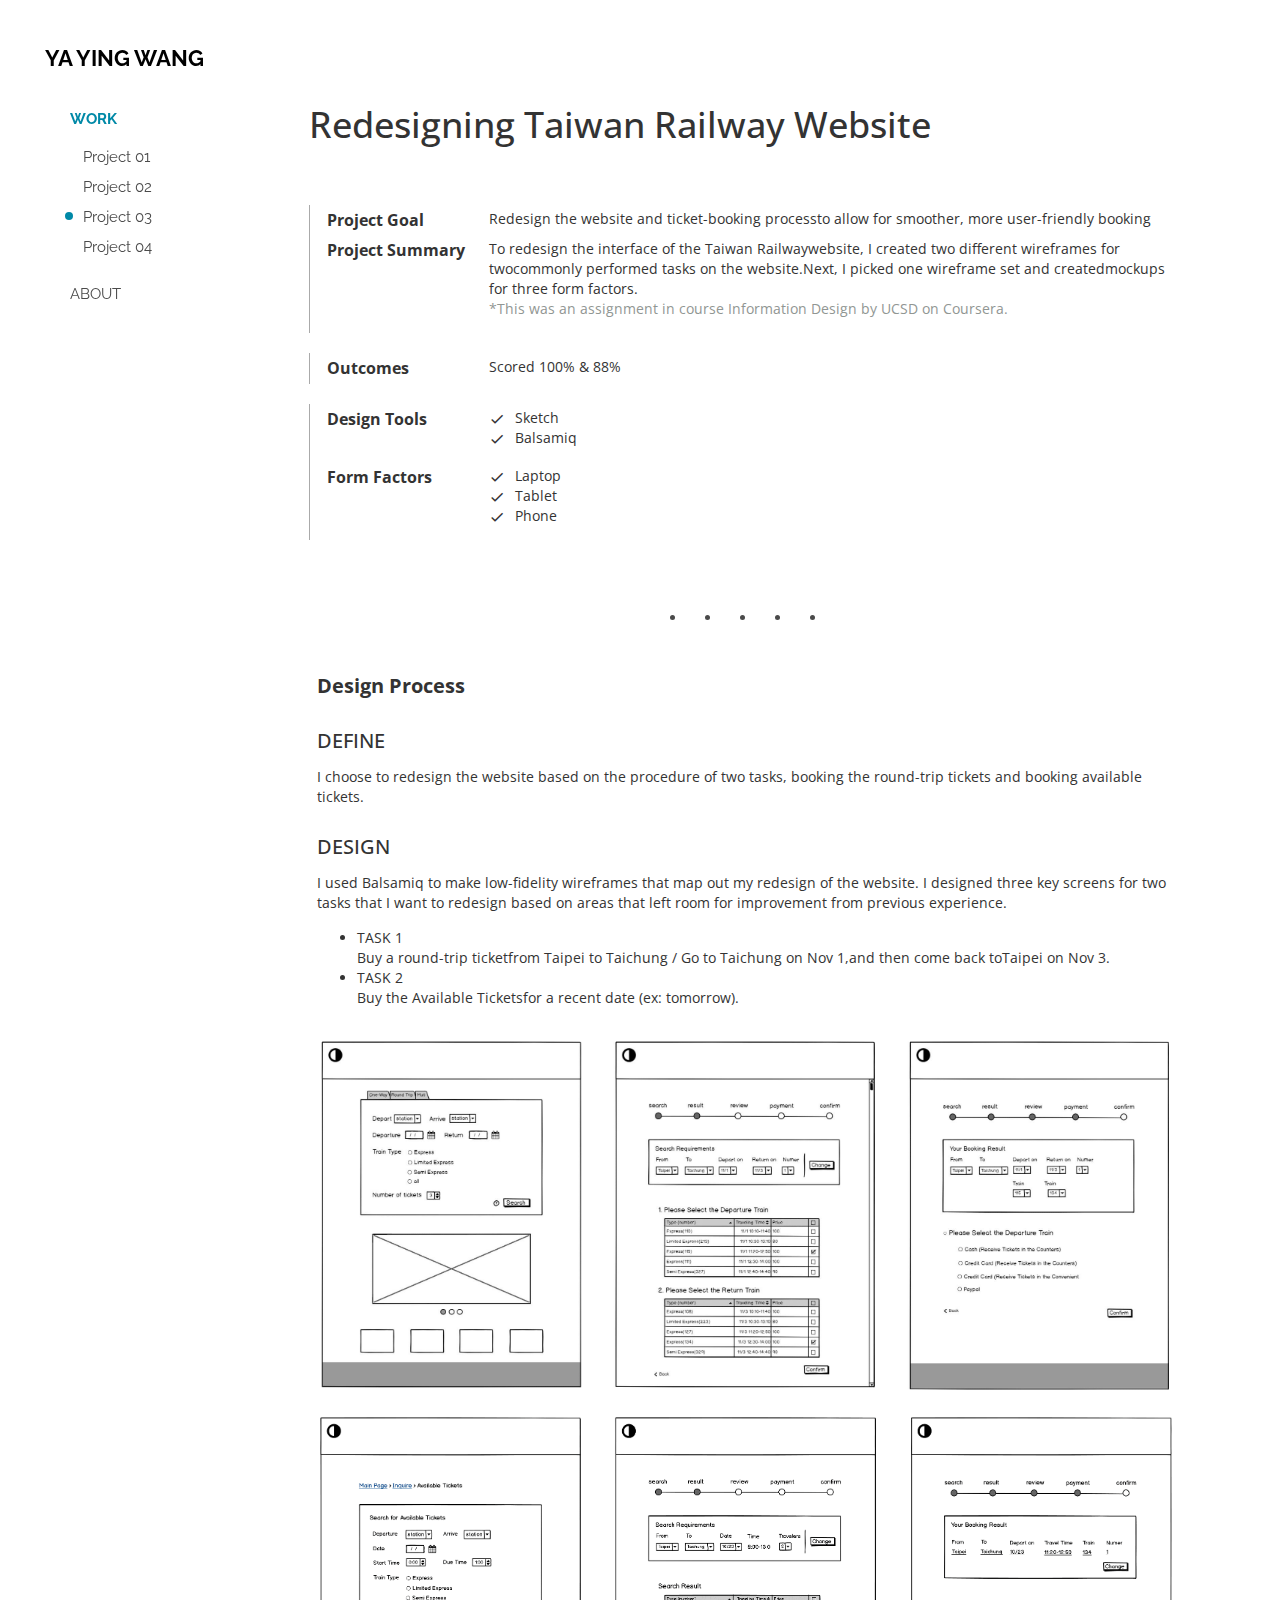
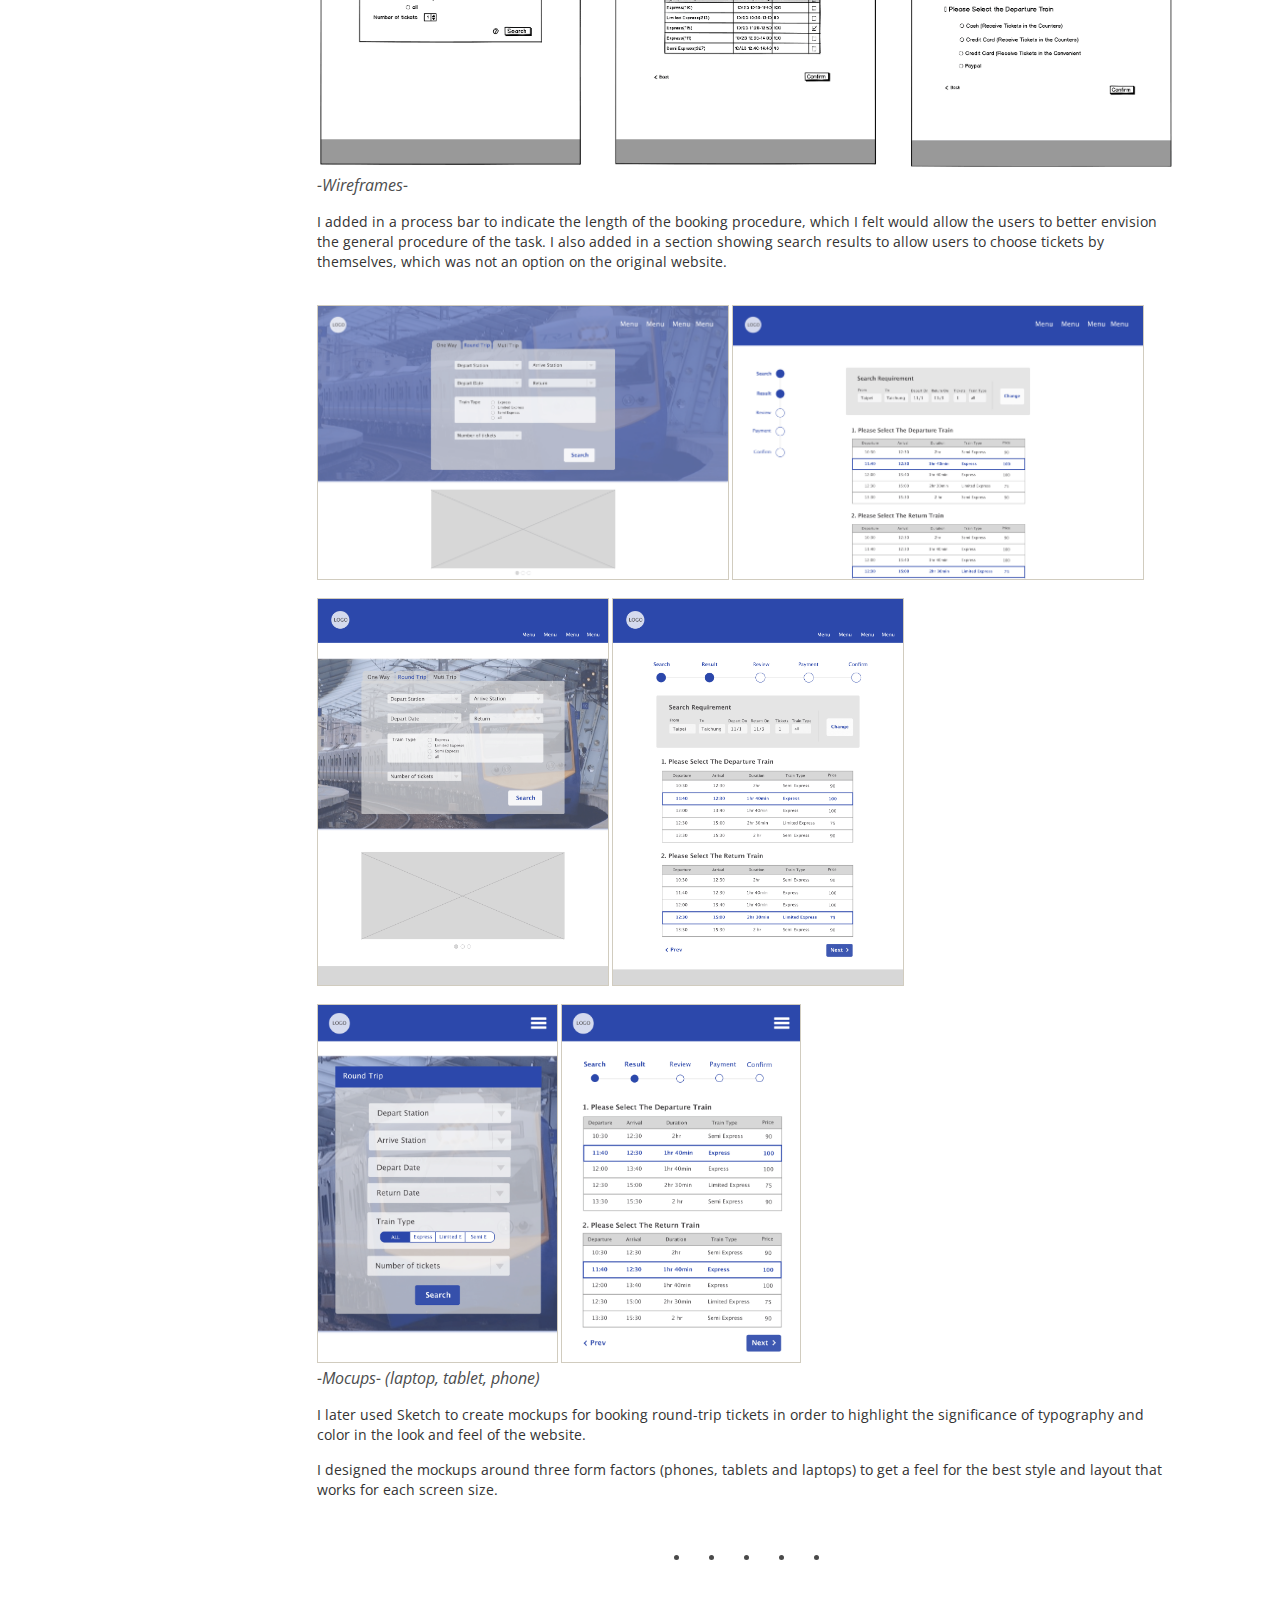
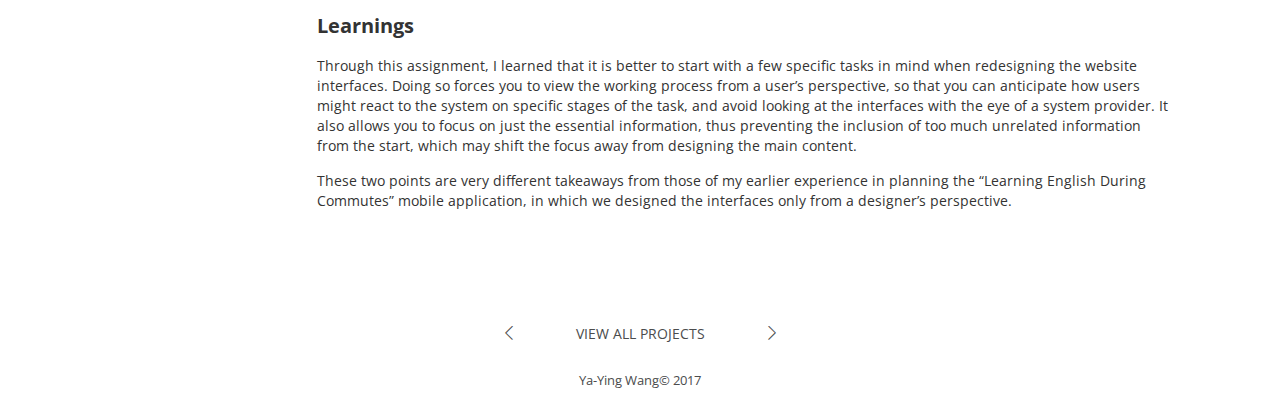
<file: portfolio/project03.html>
<!DOCTYPE html>
<html>

<head>
    <meta charset="utf-8">
    <meta name="viewport" content="width=device-width, initial-scale=1.0">
    <title>YaYing</title>
    <link rel="stylesheet" href="assets/bootstrap/css/bootstrap.min.css">
    <link rel="stylesheet" href="assets/fonts/ionicons.min.css">
    <link rel="stylesheet" href="assets/fonts/material-icons.min.css">
    <link rel="stylesheet" href="assets/fonts/simple-line-icons.min.css">
    <link rel="stylesheet" href="assets/fonts/typicons.min.css">
    <link rel="stylesheet" href="https://fonts.googleapis.com/css?family=Arimo">
    <link rel="stylesheet" href="https://fonts.googleapis.com/css?family=Cabin">
    <link rel="stylesheet" href="https://fonts.googleapis.com/css?family=Catamaran">
    <link rel="stylesheet" href="https://fonts.googleapis.com/css?family=Fira+Sans">
    <link rel="stylesheet" href="https://fonts.googleapis.com/css?family=Kalam">
    <link rel="stylesheet" href="https://fonts.googleapis.com/css?family=Lora">
    <link rel="stylesheet" href="https://fonts.googleapis.com/css?family=Open+Sans">
    <link rel="stylesheet" href="https://fonts.googleapis.com/css?family=Oswald">
    <link rel="stylesheet" href="https://fonts.googleapis.com/css?family=PT+Sans">
    <link rel="stylesheet" href="https://fonts.googleapis.com/css?family=Raleway">
    <link rel="stylesheet" href="https://fonts.googleapis.com/css?family=Source+Sans+Pro">
    <link rel="stylesheet" href="assets/css/styles.min.css">
</head>

<body id="ya">
    <div>
        <aside id="sidebar" style="display:">
            <div>
                <header id="logo">
                    <h3 class="text-uppercase" style="font-family:Raleway, sans-serif;"><a href="index.html" id="logo-name">Ya Ying Wang </a></h3></header>
            </div>
            <div id="menu">
                <div class="panel-group" role="tablist" aria-multiselectable="true" id="accordion-1">
                    <div class="panel panel-default">
                        <div class="panel-heading" role="tab">
                            <h4 class="panel-title"><a role="button" data-toggle="collapse" data-parent="#accordion-1" aria-expanded="true" href="#accordion-1 .item-1" style="font-weight: bold; color: #0089A7">WORK</a></h4></div>
                        <div class="panel-collapse collapse in item-1" role="tabpanel">
                            <div class="panel-body"><a href="project01.html">Project 01</a></div>
                            <div class="panel-body"><a href="project02.html">Project 02 </a></div>
                            <div class="panel-body"><a href="project03.html" class="active">Project 03 </a></div>
                            <div class="panel-body"><a href="project04.html">Project 04 </a></div>
                        </div>
                    </div>
                </div>
                <ul class="list-group">
                    <li class="list-group-item"><a href="about.html">ABOUT</a></li>
                </ul>
            </div>
        </aside>
        <article>
            <div class="container-fluid">
                <section>
                    <h1 class="project-title">Redesigning Taiwan Railway Website </h1>
                    <div class="project-content">
                        <div class="table-responsive">
                            <table class="table meta-data">
                                <thead style="display: none;">
                                    <tr>
                                        <th>Column 1</th>
                                        <th>Column 2</th>
                                    </tr>
                                </thead>
                                <tbody>
                                    <tr>
                                        <td><strong>Project Goal</strong> </td>
                                        <td class="attr-text" style="padding-left:">Redesign the website and ticket-booking processto allow for smoother, more user-friendly booking </td>
                                    </tr>
                                    <tr>
                                        <td>Project Summary </td>
                                        <td>To redesign the interface of the Taiwan Railwaywebsite, I created two different wireframes for twocommonly performed tasks on the website.Next, I picked one wireframe set and createdmockups for three form factors.
                                            <p
                                            class="add-info">*This was an assignment in course Information Design by UCSD on Coursera. </p>
                                        </td>
                                    </tr>
                                    <tr></tr>
                                </tbody>
                            </table>
                        </div>
                        <div class="table-responsive">
                            <table class="table meta-data">
                                <thead style="display: none;">
                                    <tr>
                                        <th>Column 1</th>
                                        <th>Column 2</th>
                                    </tr>
                                </thead>
                                <tbody>
                                    <tr>
                                        <td>Outcomes </td>
                                        <td class="attr-text" style="padding-left:">Scored 100% &amp; 88% </td>
                                    </tr>
                                </tbody>
                            </table>
                        </div>
                        <div class="table-responsive">
                            <table class="table meta-data">
                                <thead style="display: none;">
                                    <tr>
                                        <th>Column 1</th>
                                        <th>Column 2</th>
                                    </tr>
                                </thead>
                                <tbody>
                                    <tr>
                                        <td><strong>Design Tools</strong> </td>
                                        <td>
                                            <ul class="list-unstyled attr">
                                                <li><i class="material-icons attr-icon">done</i>Sketch</li>
                                                <li><i class="material-icons attr-icon">done</i>Balsamiq</li>
                                            </ul>
                                        </td>
                                    </tr>
                                    <tr>
                                        <td>Form Factors </td>
                                        <td class="attr-text">
                                            <ul class="list-unstyled attr">
                                                <li><i class="material-icons attr-icon">done</i>Laptop </li>
                                                <li><i class="material-icons attr-icon">done</i>Tablet</li>
                                                <li><i class="material-icons attr-icon">done</i>Phone</li>
                                            </ul>
                                        </td>
                                    </tr>
                                </tbody>
                            </table>
                        </div>
                    </div>
                    <div class="divider"><span> </span><span> </span><span> </span><span> </span><span> </span></div>
                    <div class="project-content">
                        <p class="design-attr">Design Process </p>
                        <div class="text">
                            <h4 class="text-uppercase phase">Define </h4>
                            <p>I choose to redesign the website based on the procedure of two tasks, booking the round-trip tickets and booking available tickets. </p>
                            <h4 class="text-uppercase phase">Design </h4>
                            <p>I used Balsamiq to make low-fidelity wireframes that map out my redesign of the website. I designed three key screens for two tasks that I want to redesign based on areas that left room for improvement from previous experience.
                                </p>
                            <ul>
                                <li>TASK 1</li>
                                <li style="list-style: none">Buy a round-trip ticketfrom Taipei to Taichung / Go to Taichung on Nov 1,and then come back toTaipei on Nov 3.</li>
                                <li>TASK 2</li>
                                <li style="list-style: none">Buy the Available Ticketsfor a recent date (ex: tomorrow).&nbsp; </li>
                            </ul><img src="assets/img/project03/Wireframe---first-task-1.png"><img src="assets/img/project03/Wireframe---second-task-1.png"><span class="image-title">-Wireframes- </span>
                            <p>I added in a process bar to indicate the length of the booking procedure, which I felt would allow the users to better envision the general procedure of the task. I also added in a section showing search results to allow users
                                to choose tickets by themselves, which was not an option on the original website. </p><img src="assets/img/project03/MockUp-laptop-1.png" class="bordered-img" style="width: 48%; margin-right: 3px"><img src="assets/img/project03/MockUp-laptop-2.png" class="bordered-img"
                            style="width: 48%"><img src="assets/img/project03/MockUp-tablet-1.png" class="bordered-img" style="width: 34%; margin-right: 3px"><img src="assets/img/project03/MockUp-tablet-2.png" class="bordered-img" style="width: 34%">
                            <div><img src="assets/img/project03/MockUp-phone-1.png" class="bordered-img" style="width: 28%; margin-right: 3px"><img src="assets/img/project03/MockUp-phone-2.png" class="bordered-img" style="width: 28%"></div><span class="image-title">-Mocups- (laptop, tablet, phone) </span>
                            <p>I later used Sketch to create mockups for booking round-trip tickets in order to highlight the significance of typography and color in the look and feel of the website. </p>
                            <p>I designed the mockups around three form factors (phones, tablets and laptops) to get a feel for the best style and layout that works for each screen size. </p>
                            <div class="divider"><span> </span><span> </span><span> </span><span> </span><span> </span></div>
                        </div>
                        <p class="design-attr">Learnings </p>
                        <div class="text">
                            <p>Through this assignment, I learned that it is better to start with a few specific tasks in mind when redesigning the website interfaces. Doing so forces you to view the working process from a user’s perspective, so that you
                                can anticipate how users might react to the system on specific stages of the task, and avoid looking at the interfaces with the eye of a system provider. It also allows you to focus on just the essential information, thus
                                preventing the inclusion of too much unrelated information from the start, which may shift the focus away from designing the main content. </p>
                            <p>These two points are very different takeaways from those of my earlier experience in planning the “Learning English During Commutes” mobile application, in which we designed the interfaces only from a designer’s perspective.
                                </p>
                        </div>
                    </div>
                </section>
            </div>
        </article>
    </div>
    <div class="footer-basic">
        <footer>
            <div class="project-links"><a href="project02.html" id="prev"><i class="icon-arrow-left"></i></a><a class="text-uppercase" href="#">View All Projects</a><a href="project04.html" id="next"><i class="icon-arrow-right"></i></a></div>
            <p class="copyright">Ya-Ying Wang© 2017</p>
        </footer>
    </div>
    <script src="assets/js/jquery.min.js"></script>
    <script src="assets/bootstrap/js/bootstrap.min.js"></script>
</body>

</html>
</file>
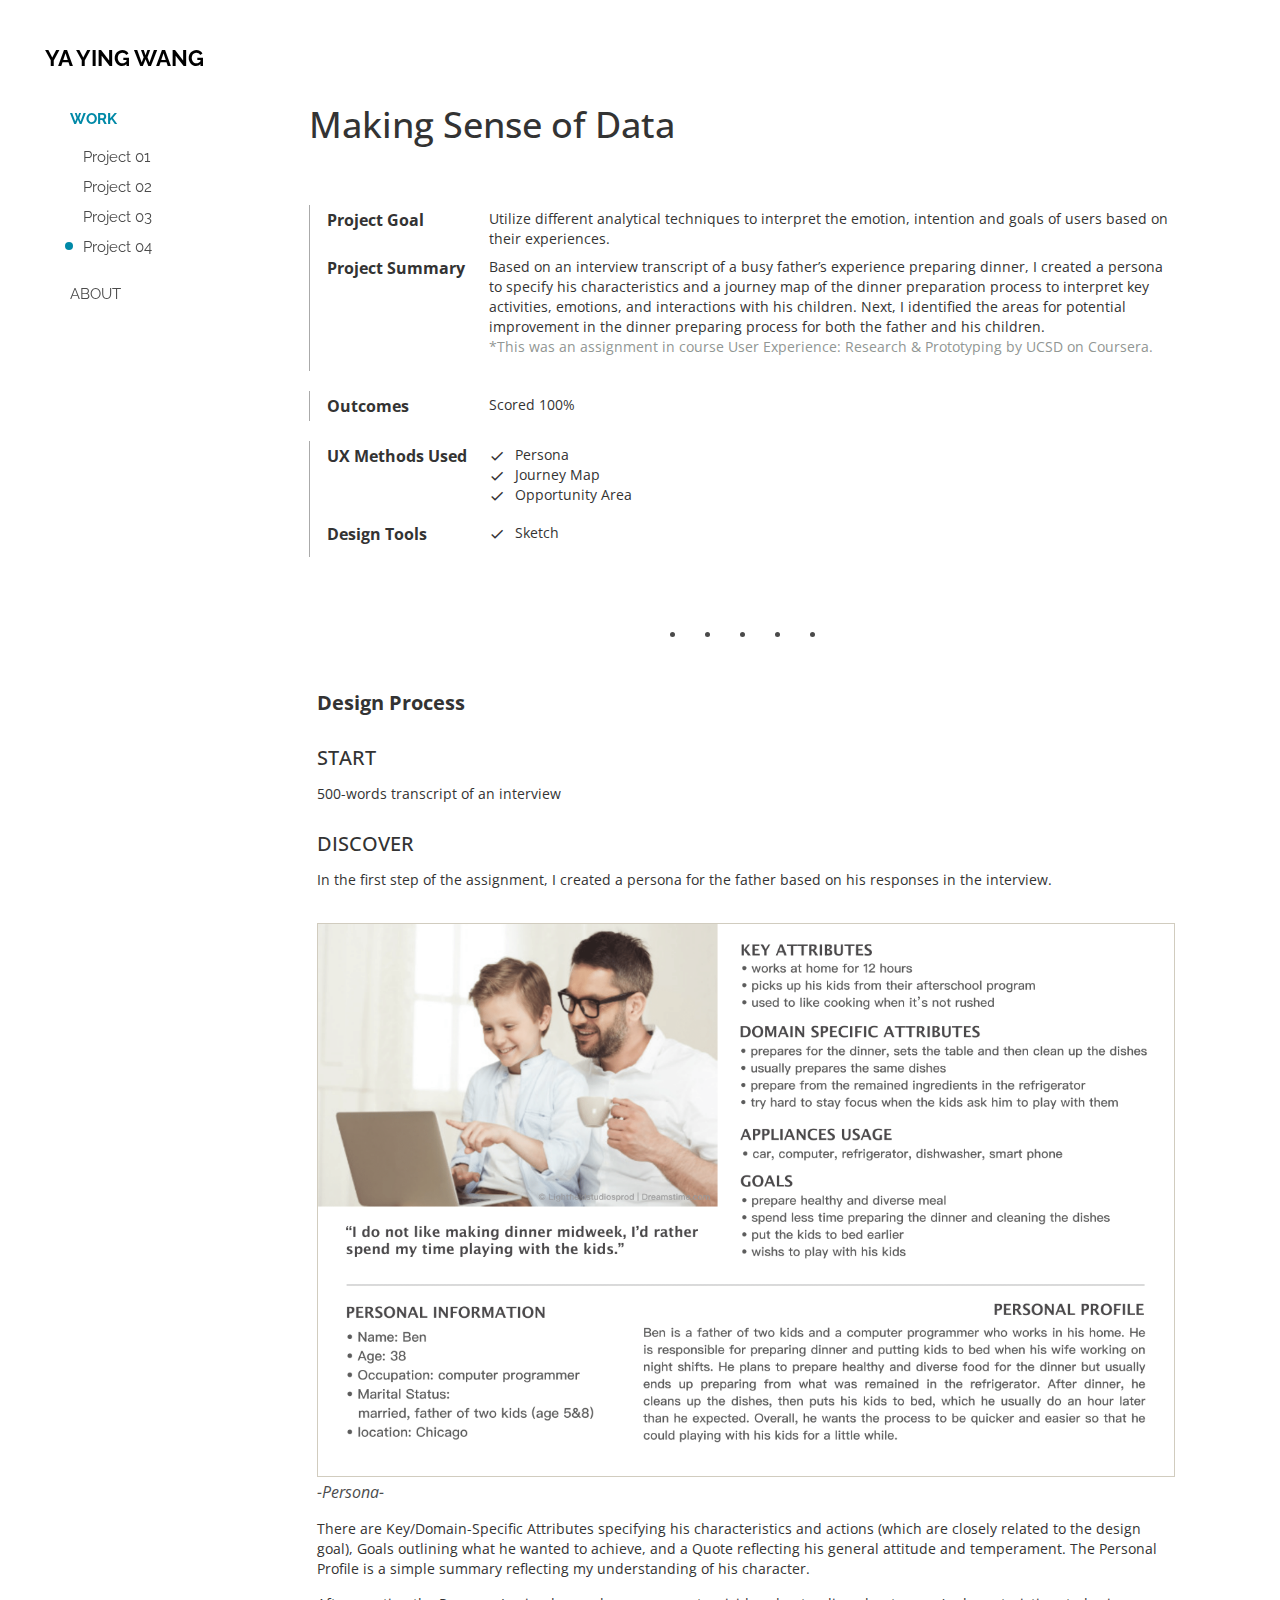
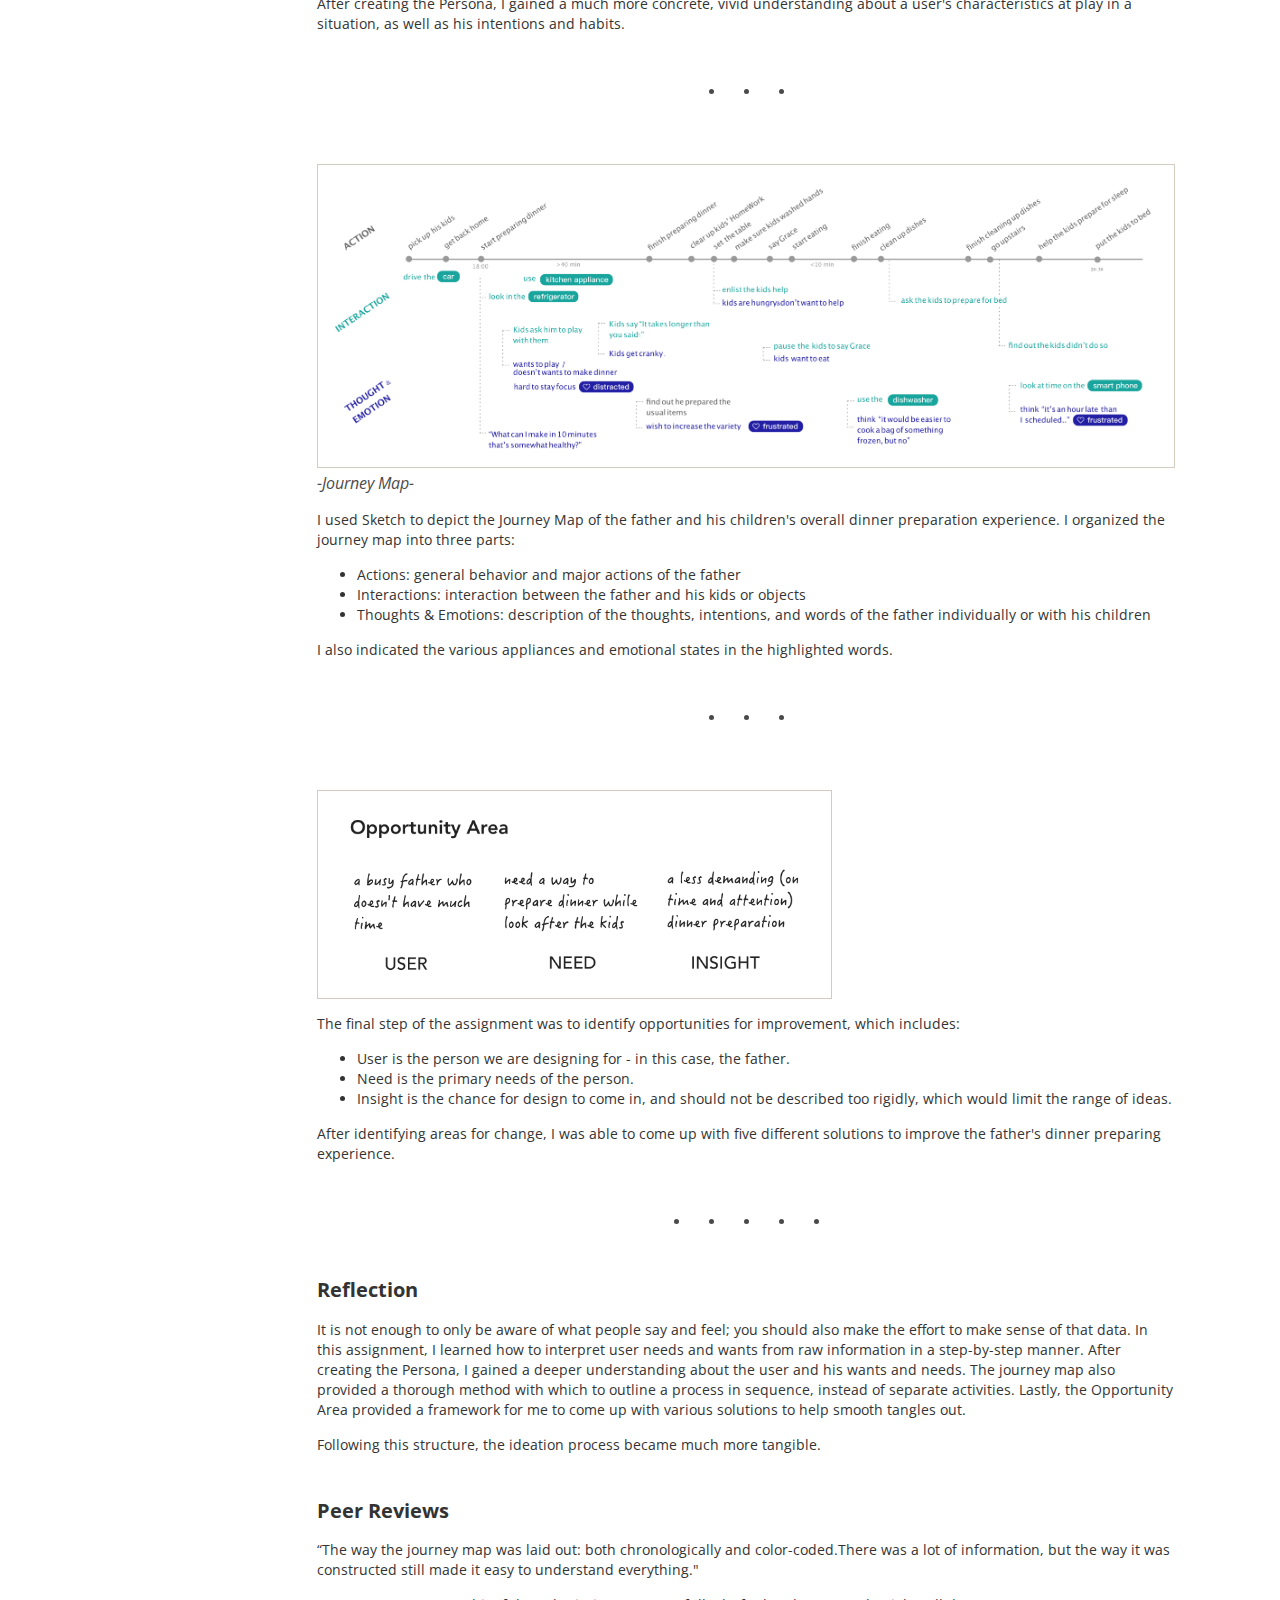
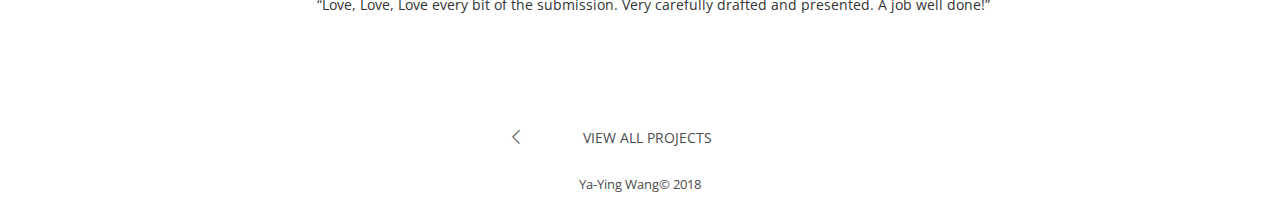
<file: portfolio/project04.html>
<!DOCTYPE html>
<html>

<head>
    <meta charset="utf-8">
    <meta name="viewport" content="width=device-width, initial-scale=1.0">
    <title>YaYing</title>
    <link rel="stylesheet" href="assets/bootstrap/css/bootstrap.min.css">
    <link rel="stylesheet" href="assets/fonts/ionicons.min.css">
    <link rel="stylesheet" href="assets/fonts/material-icons.min.css">
    <link rel="stylesheet" href="assets/fonts/simple-line-icons.min.css">
    <link rel="stylesheet" href="assets/fonts/typicons.min.css">
    <link rel="stylesheet" href="https://fonts.googleapis.com/css?family=Arimo">
    <link rel="stylesheet" href="https://fonts.googleapis.com/css?family=Cabin">
    <link rel="stylesheet" href="https://fonts.googleapis.com/css?family=Catamaran">
    <link rel="stylesheet" href="https://fonts.googleapis.com/css?family=Fira+Sans">
    <link rel="stylesheet" href="https://fonts.googleapis.com/css?family=Kalam">
    <link rel="stylesheet" href="https://fonts.googleapis.com/css?family=Lora">
    <link rel="stylesheet" href="https://fonts.googleapis.com/css?family=Open+Sans">
    <link rel="stylesheet" href="https://fonts.googleapis.com/css?family=Oswald">
    <link rel="stylesheet" href="https://fonts.googleapis.com/css?family=PT+Sans">
    <link rel="stylesheet" href="https://fonts.googleapis.com/css?family=Raleway">
    <link rel="stylesheet" href="https://fonts.googleapis.com/css?family=Source+Sans+Pro">
    <link rel="stylesheet" href="assets/css/styles.min.css">
</head>

<body id="ya">
    <div>
        <aside id="sidebar" style="display:">
            <div>
                <header id="logo">
                    <h3 class="text-uppercase" style="font-family:Raleway, sans-serif;"><a href="index.html" id="logo-name">Ya Ying Wang </a></h3></header>
            </div>
            <div id="menu">
                <div class="panel-group" role="tablist" aria-multiselectable="true" id="accordion-1">
                    <div class="panel panel-default">
                        <div class="panel-heading" role="tab">
                            <h4 class="panel-title"><a role="button" data-toggle="collapse" data-parent="#accordion-1" aria-expanded="true" href="#accordion-1 .item-1" style="font-weight: bold; color: #0089A7">WORK</a></h4></div>
                        <div class="panel-collapse collapse in item-1" role="tabpanel">
                            <div class="panel-body"><a href="project01.html">Project 01</a></div>
                            <div class="panel-body"><a href="project02.html">Project 02 </a></div>
                            <div class="panel-body"><a href="project03.html">Project 03 </a></div>
                            <div class="panel-body"><a href="project04.html" class="active">Project 04 </a></div>
                        </div>
                    </div>
                </div>
                <ul class="list-group">
                    <li class="list-group-item"><a href="about.html">ABOUT</a></li>
                </ul>
            </div>
        </aside>
        <article>
            <div class="container-fluid">
                <section>
                    <h1 class="project-title">Making Sense of Data</h1>
                    <div class="project-content">
                        <div class="table-responsive">
                            <table class="table meta-data">
                                <thead style="display: none;">
                                    <tr>
                                        <th>Column 1</th>
                                        <th>Column 2</th>
                                    </tr>
                                </thead>
                                <tbody>
                                    <tr>
                                        <td>Project Goal </td>
                                        <td class="attr-text">Utilize different analytical techniques to interpret the emotion, intention and goals of users based on their experiences. </td>
                                    </tr>
                                    <tr>
                                        <td>Project Summary </td>
                                        <td>Based on an interview transcript of a busy father’s experience preparing dinner, I created a persona to specify his characteristics and a journey map of the dinner preparation process to interpret key activities,
                                            emotions, and interactions with his children. Next, I identified the areas for potential improvement in the dinner preparing process for both the father and his children.
                                            <p class="add-info">*This was an assignment in course User Experience: Research &amp; Prototyping by UCSD on Coursera. </p>
                                        </td>
                                    </tr>
                                    <tr></tr>
                                </tbody>
                            </table>
                        </div>
                        <div class="table-responsive">
                            <table class="table meta-data">
                                <thead style="display: none;">
                                    <tr>
                                        <th>Column 1</th>
                                        <th>Column 2</th>
                                    </tr>
                                </thead>
                                <tbody>
                                    <tr>
                                        <td>Outcomes </td>
                                        <td class="attr-text">Scored 100%</td>
                                    </tr>
                                </tbody>
                            </table>
                        </div>
                        <div class="table-responsive">
                            <table class="table meta-data">
                                <thead style="display: none;">
                                    <tr>
                                        <th>Column 1</th>
                                        <th>Column 2</th>
                                    </tr>
                                </thead>
                                <tbody>
                                    <tr>
                                        <td>UX Methods Used </td>
                                        <td>
                                            <ul class="list-unstyled attr">
                                                <li><i class="material-icons attr-icon">done</i>Persona</li>
                                                <li><i class="material-icons attr-icon">done</i>Journey Map</li>
                                                <li><i class="material-icons attr-icon">done</i>Opportunity Area</li>
                                            </ul>
                                        </td>
                                    </tr>
                                    <tr>
                                        <td>Design Tools </td>
                                        <td class="attr-text">
                                            <ul class="list-unstyled attr">
                                                <li><i class="material-icons attr-icon">done</i>Sketch</li>
                                            </ul>
                                        </td>
                                    </tr>
                                </tbody>
                            </table>
                        </div>
                    </div>
                    <div class="divider"><span> </span><span> </span><span> </span><span> </span><span> </span></div>
                    <div class="project-content">
                        <p class="design-attr">Design Process </p>
                        <div class="text">
                            <h4 class="text-uppercase phase">Start </h4>
                            <p>500-words transcript of an interview </p>
                            <h4 class="text-uppercase phase">Discover </h4>
                            <p>In the first step of the assignment, I created a persona for the father based on his responses in the interview. </p><img src="assets/img/project04/Persona_F-1.png" class="bordered-img"><span class="image-title">-Persona- </span>
                            <p>There are Key/Domain-Specific Attributes specifying his characteristics and actions (which are closely related to the design goal), Goals outlining what he wanted to achieve, and a Quote reflecting his general attitude and
                                temperament. The Personal Profile is a simple summary reflecting my understanding of his character. </p>
                            <p>After creating the Persona, I gained a much more concrete, vivid understanding about a user's characteristics at play in a situation, as well as his intentions and habits. </p>
                            <div class="divider"><span> </span><span> </span><span> </span></div><img src="assets/img/project04/Journey Map-1.png" class="bordered-img"><span class="image-title">-Journey Map- </span>
                            <p>I used Sketch to depict the Journey Map of the father and his children's overall dinner preparation experience. I organized the journey map into three parts: </p>
                            <ul>
                                <li>Actions: general behavior and major actions of the father </li>
                                <li>Interactions: interaction between the father and his kids or objects </li>
                                <li>Thoughts &amp; Emotions: description of the thoughts, intentions, and words of the father individually or with his children </li>
                            </ul>
                            <p>I also indicated the various appliances and emotional states in the highlighted words. </p>
                            <div class="divider"><span> </span><span> </span><span> </span></div><img src="assets/img/project04/Opportunity Area-1.png" class="bordered-img" style="width: 60%">
                            <p>The final step of the assignment was to identify opportunities for improvement, which includes: </p>
                            <ul>
                                <li>User is the person we are designing for - in this case, the father. </li>
                                <li>Need is the primary needs of the person. </li>
                                <li>Insight is the chance for design to come in, and should not be described too rigidly, which would limit the range of ideas. </li>
                            </ul>
                            <p>After identifying areas for change, I was able to come up with five different solutions to improve the father's dinner preparing experience. </p>
                            <div class="divider"><span> </span><span> </span><span> </span><span> </span><span> </span></div>
                        </div>
                        <p class="design-attr">Reflection </p>
                        <div class="text">
                            <p>It is not enough to only be aware of what people say and feel; you should also make the effort to make sense of that data. In this assignment, I learned how to interpret user needs and wants from raw information in a step-by-step
                                manner. After creating the Persona, I gained a deeper understanding about the user and his wants and needs. The journey map also provided a thorough method with which to outline a process in sequence, instead of separate
                                activities. Lastly, the Opportunity Area provided a framework for me to come up with various solutions to help smooth tangles out. </p>
                            <p>Following this structure, the ideation process became much more tangible. </p>
                        </div>
                        <p class="design-attr" style="margin-top:42px;">Peer Reviews </p>
                        <div class="text">
                            <p>“The way the journey map was laid out: both chronologically and color-coded.There was a lot of information, but the way it was constructed still made it easy to understand everything." </p>
                            <p>“Love, Love, Love every bit of the submission. Very carefully drafted and presented. A job well done!” </p>
                        </div>
                    </div>
                </section>
            </div>
        </article>
    </div>
    <div class="footer-basic">
        <footer>
            <div class="project-links"><a href="project03.html" id="prev"><i class="icon-arrow-left"></i></a><a class="text-uppercase" href="index.html">View All Projects</a></div>
            <p class="copyright">Ya-Ying Wang© 2018</p>
        </footer>
    </div>
    <script src="assets/js/jquery.min.js"></script>
    <script src="assets/bootstrap/js/bootstrap.min.js"></script>
</body>

</html>
</file>
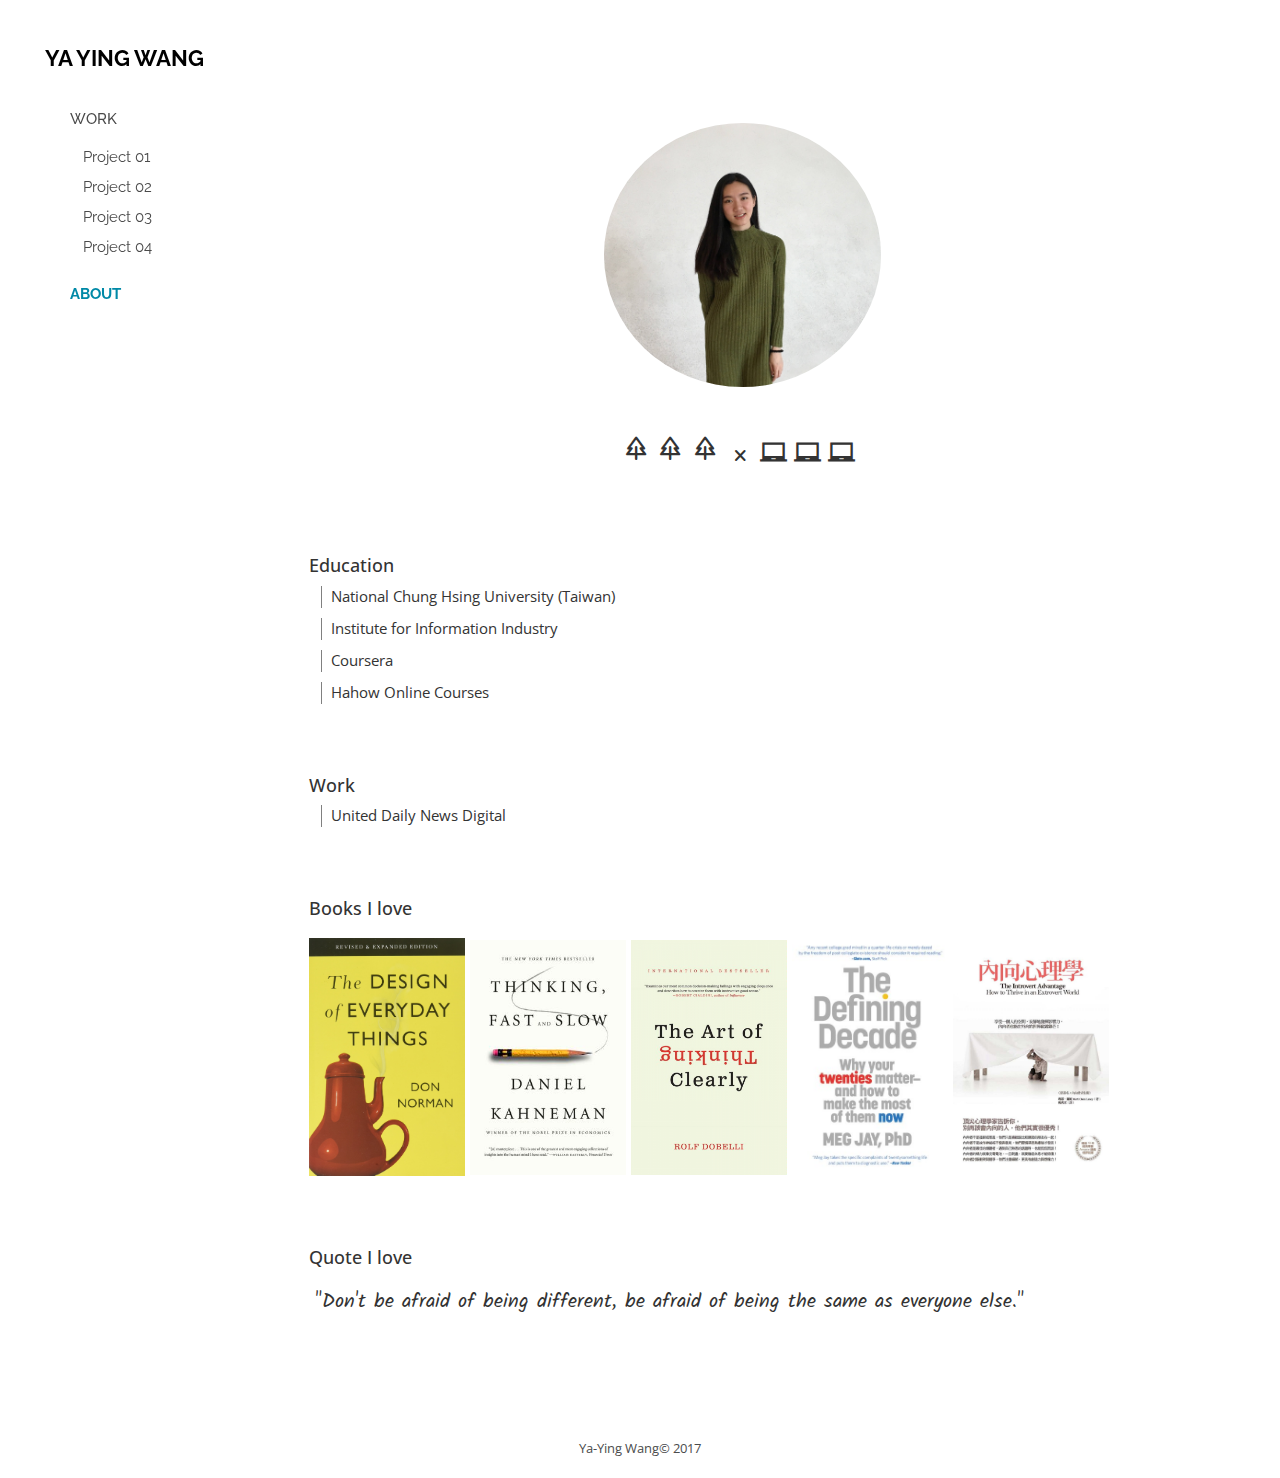
<file: portfolio/assets/about.html>
<!DOCTYPE html>
<html>

<head>
    <meta charset="utf-8">
    <meta name="viewport" content="width=device-width, initial-scale=1.0">
    <title>YaYing</title>
    <link rel="stylesheet" href="assets/bootstrap/css/bootstrap.min.css">
    <link rel="stylesheet" href="assets/fonts/ionicons.min.css">
    <link rel="stylesheet" href="assets/fonts/material-icons.min.css">
    <link rel="stylesheet" href="assets/fonts/simple-line-icons.min.css">
    <link rel="stylesheet" href="assets/fonts/typicons.min.css">
    <link rel="stylesheet" href="https://fonts.googleapis.com/css?family=Arimo">
    <link rel="stylesheet" href="https://fonts.googleapis.com/css?family=Cabin">
    <link rel="stylesheet" href="https://fonts.googleapis.com/css?family=Catamaran">
    <link rel="stylesheet" href="https://fonts.googleapis.com/css?family=Fira+Sans">
    <link rel="stylesheet" href="https://fonts.googleapis.com/css?family=Kalam">
    <link rel="stylesheet" href="https://fonts.googleapis.com/css?family=Lora">
    <link rel="stylesheet" href="https://fonts.googleapis.com/css?family=Open+Sans">
    <link rel="stylesheet" href="https://fonts.googleapis.com/css?family=Oswald">
    <link rel="stylesheet" href="https://fonts.googleapis.com/css?family=PT+Sans">
    <link rel="stylesheet" href="https://fonts.googleapis.com/css?family=Raleway">
    <link rel="stylesheet" href="https://fonts.googleapis.com/css?family=Source+Sans+Pro">
    <link rel="stylesheet" href="assets/css/styles.min.css">
</head>

<body id="ya">
    <div>
        <aside id="sidebar">
            <div>
                <header id="logo">
                    <h3 class="text-uppercase" style="font-family:Raleway, sans-serif;"><a href="index.html" id="logo-name">Ya Ying Wang </a></h3></header>
            </div>
            <div id="menu">
                <div class="panel-group" role="tablist" aria-multiselectable="true" id="accordion-1">
                    <div class="panel panel-default">
                        <div class="panel-heading" role="tab">
                            <h4 class="panel-title"><a role="button" data-toggle="collapse" data-parent="#accordion-1" aria-expanded="true" href="#accordion-1 .item-1">WORK</a></h4></div>
                        <div class="panel-collapse collapse in item-1" role="tabpanel">
                            <div class="panel-body"><a href="project01.html">Project 01</a></div>
                            <div class="panel-body"><a href="#">Project 02 </a></div>
                            <div class="panel-body"><a href="#">Project 03 </a></div>
                            <div class="panel-body"><a href="#">Project 04 </a></div>
                        </div>
                    </div>
                </div>
                <ul class="list-group">
                    <li class="list-group-item"><a href="about.html" style="font-weight: bold; color: #0089A7">ABOUT</a></li>
                </ul>
            </div>
        </aside>
        <div class="container-fluid">
            <div class="content-wrapper">
                <div class="project-title"></div>
                <section style="margin:10vh 23vw;"><img src="assets/img/me/4106.jpg" id="cover-photo">
                    <div style="margin:40px auto;text-align:center;">
                        <div style="display:inline-block;margin:0 auto;"><i class="typcn typcn-tree icons"></i><i class="typcn typcn-tree icons"></i><i class="typcn typcn-tree icons"></i></div><i class="icon ion-close-round" style="margin:auto 10px;"></i>
                        <div style="display:inline-block;margin:0 auto;"><i class="material-icons icons">laptop_chromebook</i><i class="material-icons icons">laptop_chromebook</i><i class="material-icons icons">laptop_chromebook</i></div>
                    </div>
                </section>
                <section class="about-info">
                    <h4>Education </h4>
                    <p class="about-item">National Chung Hsing University (Taiwan)</p>
                    <p class="about-item">Institute for Information Industry </p>
                    <p class="about-item">Coursera </p>
                    <p class="about-item">Hahow Online Courses</p>
                    <h4>Work </h4>
                    <p class="about-item">United Daily News Digital </p>
                    <h4>Books I love</h4><img src="assets/img/me/81zpLhP1gWL.jpg" class="books"><img src="assets/img/me/ThinkingFastAndSlow.jpg" class="books"><img src="assets/img/TheArtOfThinkingClearly.png" class="books"><img src="assets/img/me/41UYuubxN8L.jpg" class="books"><img src="assets/img/me/a20120619162442_0.jpg" class="books">
                    <h4>Quote I love </h4>
                    <p class="quote">"Don't be afraid of being different, be afraid of being the same as everyone else."</p>
                </section>
            </div>
        </div>
    </div>
    <div class="footer-basic">
        <footer>
            <p class="copyright">Ya-Ying Wang© 2017</p>
        </footer>
    </div>
    <script src="assets/js/jquery.min.js"></script>
    <script src="assets/bootstrap/js/bootstrap.min.js"></script>
</body>

</html>
</file>
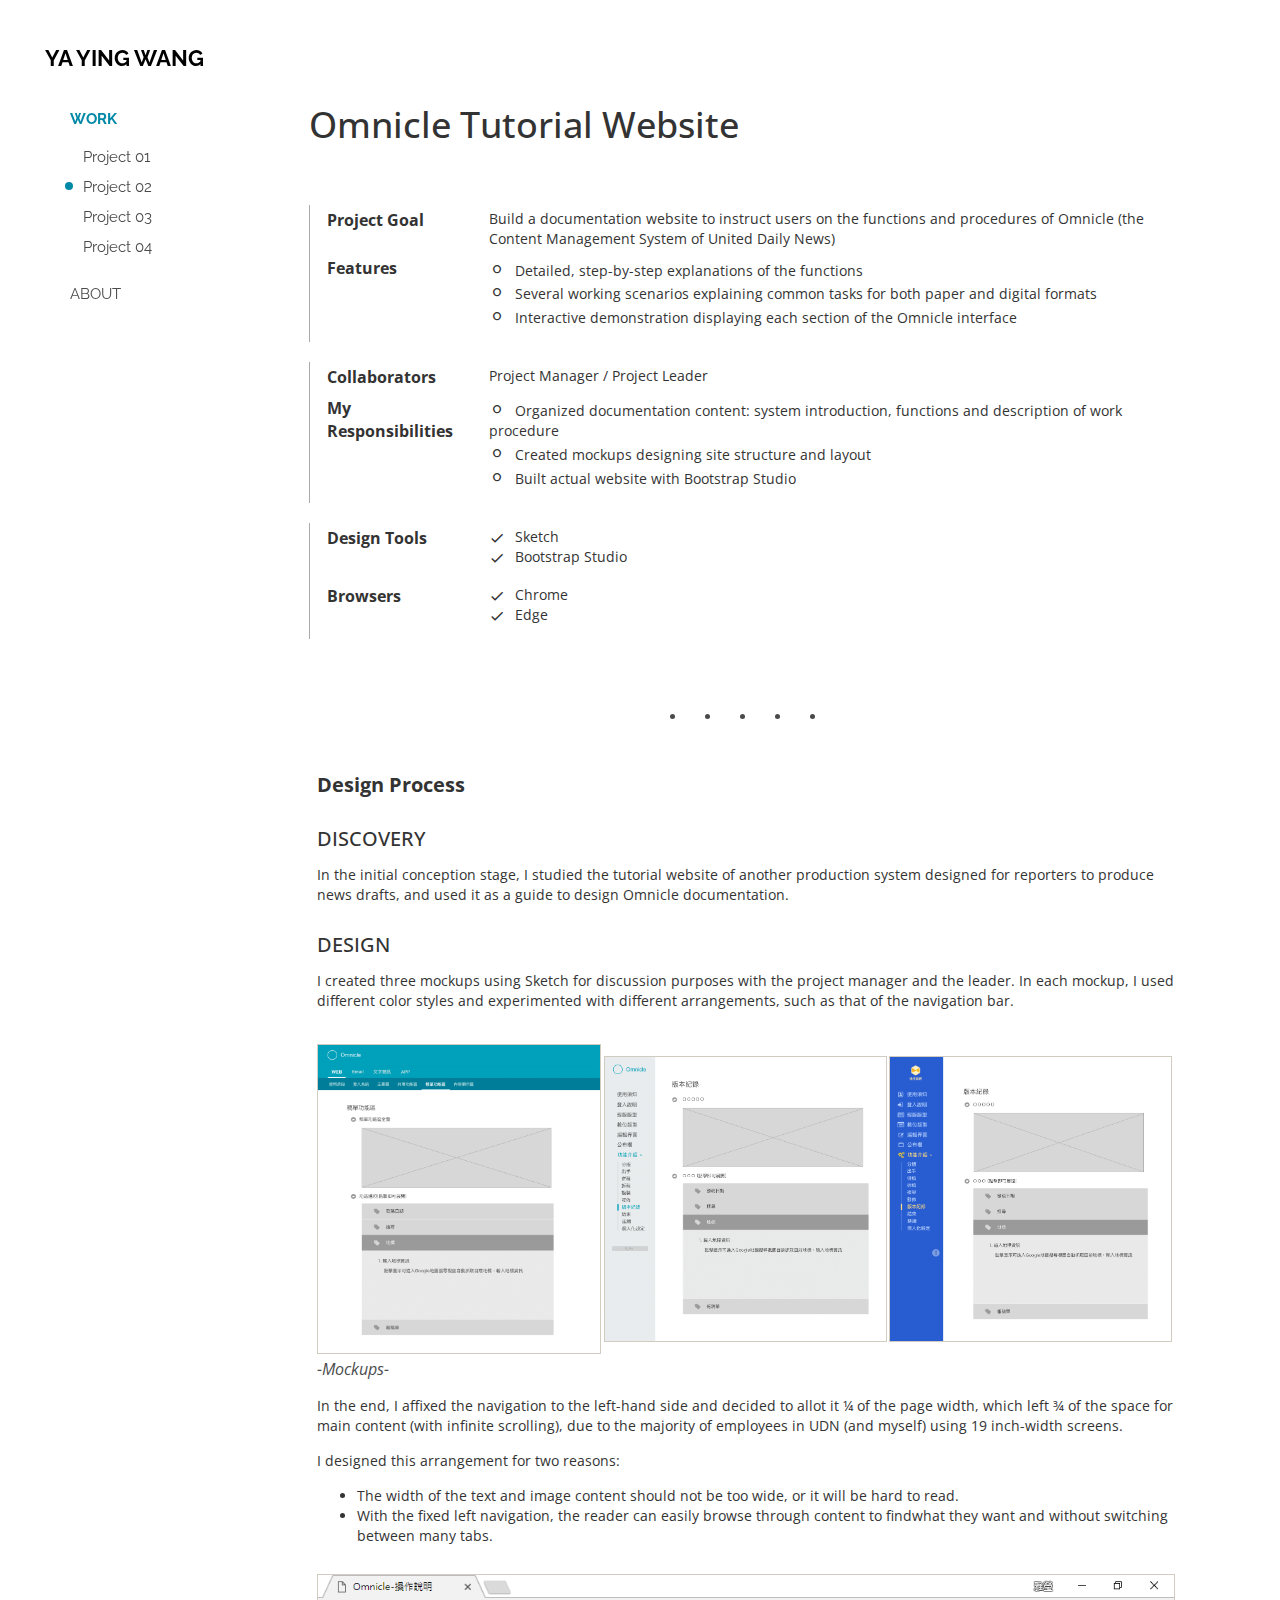
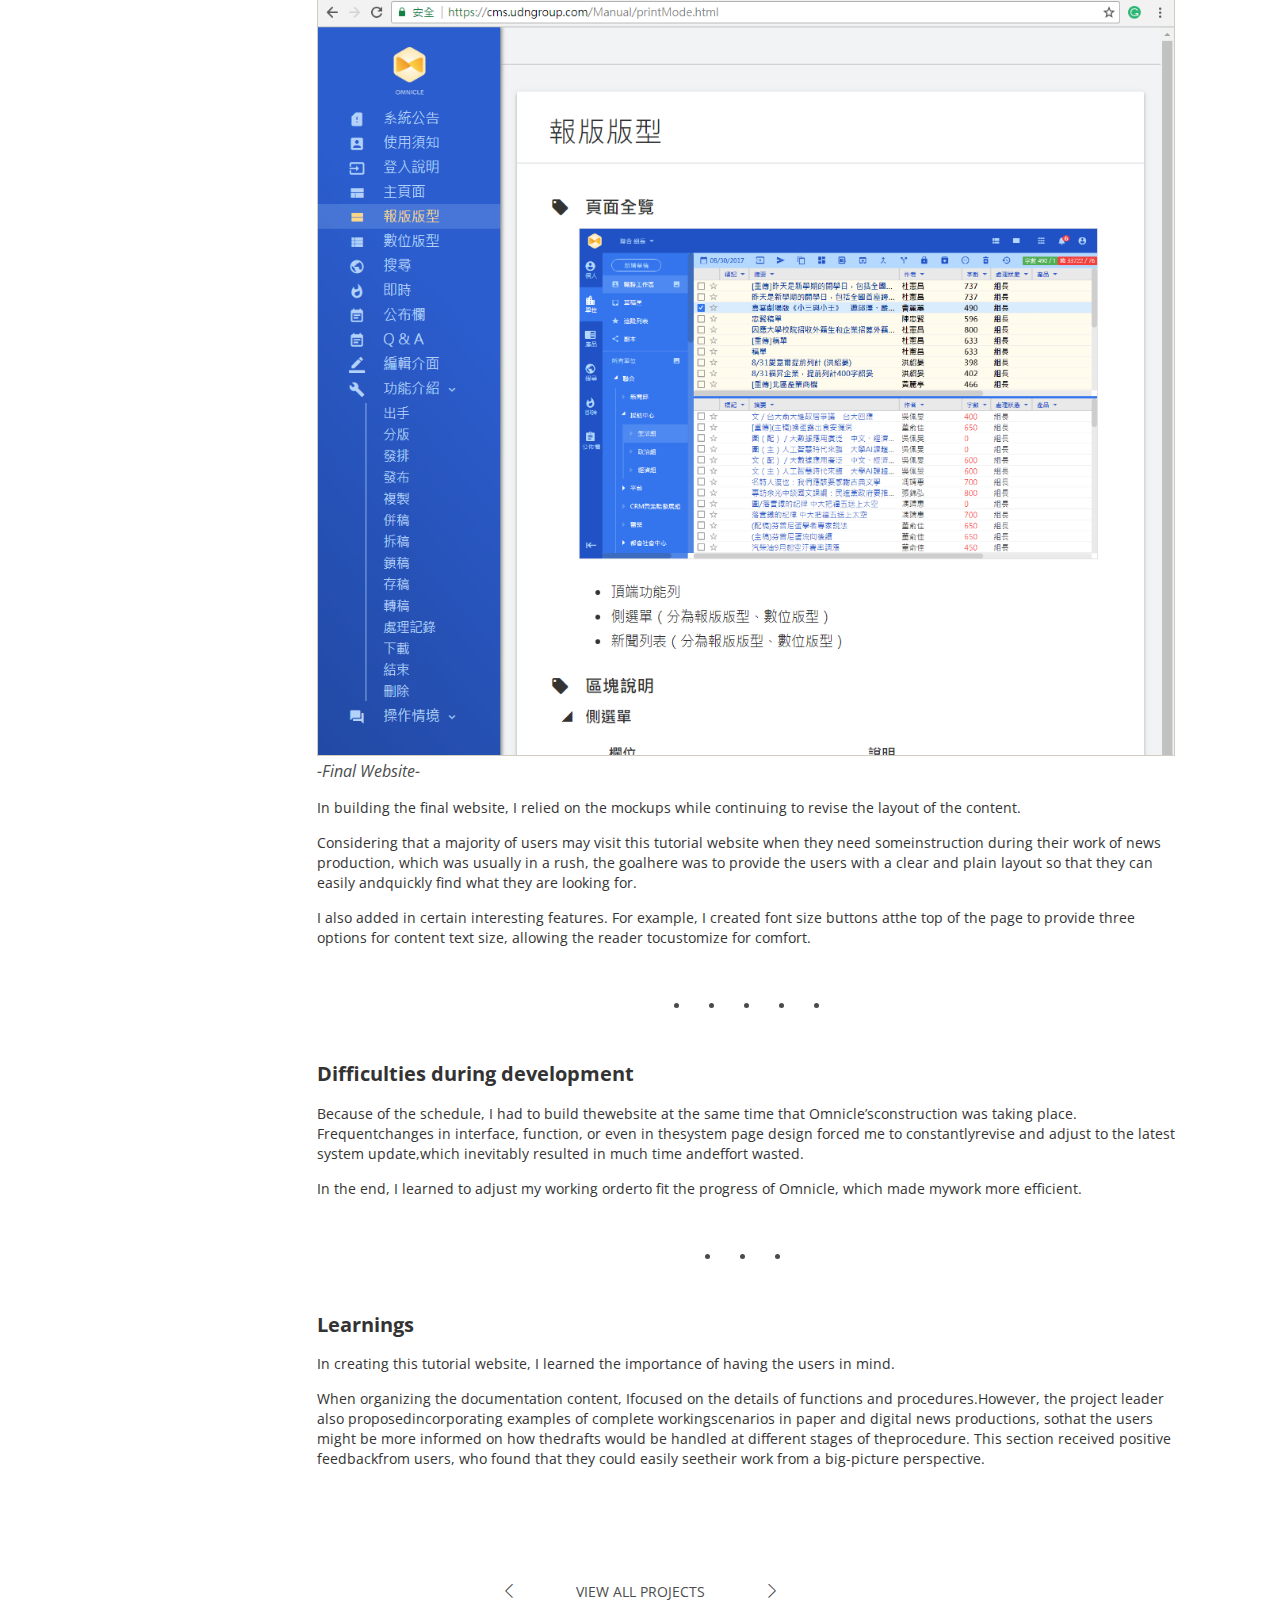
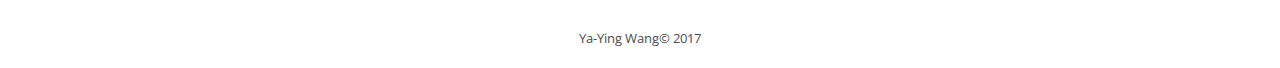
<file: portfolio/assets/project02.html>
<!DOCTYPE html>
<html>

<head>
    <meta charset="utf-8">
    <meta name="viewport" content="width=device-width, initial-scale=1.0">
    <title>YaYing</title>
    <link rel="stylesheet" href="assets/bootstrap/css/bootstrap.min.css">
    <link rel="stylesheet" href="assets/fonts/ionicons.min.css">
    <link rel="stylesheet" href="assets/fonts/material-icons.min.css">
    <link rel="stylesheet" href="assets/fonts/simple-line-icons.min.css">
    <link rel="stylesheet" href="assets/fonts/typicons.min.css">
    <link rel="stylesheet" href="https://fonts.googleapis.com/css?family=Arimo">
    <link rel="stylesheet" href="https://fonts.googleapis.com/css?family=Cabin">
    <link rel="stylesheet" href="https://fonts.googleapis.com/css?family=Catamaran">
    <link rel="stylesheet" href="https://fonts.googleapis.com/css?family=Fira+Sans">
    <link rel="stylesheet" href="https://fonts.googleapis.com/css?family=Kalam">
    <link rel="stylesheet" href="https://fonts.googleapis.com/css?family=Lora">
    <link rel="stylesheet" href="https://fonts.googleapis.com/css?family=Open+Sans">
    <link rel="stylesheet" href="https://fonts.googleapis.com/css?family=Oswald">
    <link rel="stylesheet" href="https://fonts.googleapis.com/css?family=PT+Sans">
    <link rel="stylesheet" href="https://fonts.googleapis.com/css?family=Raleway">
    <link rel="stylesheet" href="https://fonts.googleapis.com/css?family=Source+Sans+Pro">
    <link rel="stylesheet" href="assets/css/styles.min.css">
</head>

<body id="ya">
    <div>
        <aside id="sidebar" style="display:">
            <div>
                <header id="logo">
                    <h3 class="text-uppercase" style="font-family:Raleway, sans-serif;"><a href="index.html" id="logo-name">Ya Ying Wang </a></h3></header>
            </div>
            <div id="menu">
                <div class="panel-group" role="tablist" aria-multiselectable="true" id="accordion-1">
                    <div class="panel panel-default">
                        <div class="panel-heading" role="tab">
                            <h4 class="panel-title"><a role="button" data-toggle="collapse" data-parent="#accordion-1" aria-expanded="true" href="#accordion-1 .item-1" style="font-weight: bold; color: #0089A7">WORK</a></h4></div>
                        <div class="panel-collapse collapse in item-1" role="tabpanel">
                            <div class="panel-body"><a href="project01.html">Project 01</a></div>
                            <div class="panel-body"><a href="project02.html" class="active">Project 02 </a></div>
                            <div class="panel-body"><a href="project03.html">Project 03 </a></div>
                            <div class="panel-body"><a href="project04.html">Project 04 </a></div>
                        </div>
                    </div>
                </div>
                <ul class="list-group">
                    <li class="list-group-item"><a href="about.html">ABOUT</a></li>
                </ul>
            </div>
        </aside>
        <article>
            <div class="container-fluid">
                <section>
                    <h1 class="project-title">Omnicle Tutorial Website </h1>
                    <div class="project-content">
                        <div class="table-responsive">
                            <table class="table meta-data">
                                <thead style="display: none;">
                                    <tr>
                                        <th>Column 1</th>
                                        <th>Column 2</th>
                                    </tr>
                                </thead>
                                <tbody>
                                    <tr>
                                        <td>Project Goal </td>
                                        <td class="attr-text">Build a documentation website to instruct users on the functions and procedures of Omnicle (the Content Management System of United Daily News) </td>
                                    </tr>
                                    <tr>
                                        <td>Features </td>
                                        <td>
                                            <ul class="list-unstyled attr">
                                                <li><i class="typcn typcn-media-record-outline attr-icon"></i>Detailed, step-by-step explanations of the functions</li>
                                                <li><i class="typcn typcn-media-record-outline attr-icon"></i>Several working scenarios explaining common tasks for both paper and digital formats&nbsp;</li>
                                                <li><i class="typcn typcn-media-record-outline attr-icon"></i>Interactive demonstration displaying each section of the Omnicle interface</li>
                                            </ul>
                                        </td>
                                    </tr>
                                    <tr></tr>
                                </tbody>
                            </table>
                        </div>
                        <div class="table-responsive">
                            <table class="table meta-data">
                                <thead style="display: none;">
                                    <tr>
                                        <th>Column 1</th>
                                        <th>Column 2</th>
                                    </tr>
                                </thead>
                                <tbody>
                                    <tr>
                                        <td>Collaborators </td>
                                        <td class="attr-text">Project Manager / Project Leader</td>
                                    </tr>
                                    <tr>
                                        <td>My Responsibilities </td>
                                        <td>
                                            <ul class="list-unstyled attr">
                                                <li><i class="typcn typcn-media-record-outline attr-icon"></i>Organized documentation content: system introduction, functions and description of work procedure</li>
                                                <li><i class="typcn typcn-media-record-outline attr-icon"></i>Created mockups designing site structure and layout</li>
                                                <li><i class="typcn typcn-media-record-outline attr-icon"></i>Built actual website with Bootstrap Studio&nbsp;</li>
                                            </ul>
                                        </td>
                                    </tr>
                                </tbody>
                            </table>
                        </div>
                        <div class="table-responsive">
                            <table class="table meta-data">
                                <thead style="display: none;">
                                    <tr>
                                        <th>Column 1</th>
                                        <th>Column 2</th>
                                    </tr>
                                </thead>
                                <tbody>
                                    <tr>
                                        <td>Design Tools </td>
                                        <td>
                                            <ul class="list-unstyled attr">
                                                <li><i class="material-icons attr-icon">done</i>Sketch</li>
                                                <li><i class="material-icons attr-icon">done</i>Bootstrap Studio</li>
                                            </ul>
                                        </td>
                                    </tr>
                                    <tr>
                                        <td>Browsers </td>
                                        <td class="attr-text">
                                            <ul class="list-unstyled attr">
                                                <li><i class="material-icons attr-icon">done</i>Chrome </li>
                                                <li><i class="material-icons attr-icon">done</i>Edge</li>
                                            </ul>
                                        </td>
                                    </tr>
                                </tbody>
                            </table>
                        </div>
                    </div>
                    <div class="divider"><span> </span><span> </span><span> </span><span> </span><span> </span></div>
                    <div class="project-content">
                        <p class="design-attr">Design Process </p>
                        <div class="text">
                            <h4 class="text-uppercase phase">Discovery </h4>
                            <p>In the initial conception stage, I studied the tutorial website of another production system designed for reporters to produce news drafts, and used it as a guide to design Omnicle documentation. </p>
                            <h4 class="text-uppercase phase">Design </h4>
                            <p>I created three mockups using Sketch for discussion purposes with the project manager and the leader. In each mockup, I used different color styles and experimented with different arrangements, such as that of the navigation
                                bar. </p><img src="assets/img/Omnicle/Mockup_lightblue.png" class="bordered-img" style="width:33%;margin-right:3px;"><img src="assets/img/Omnicle/side-menus-09.png" class="bordered-img" style="width:33%;margin-right:2px;"><img src="assets/img/Omnicle/side-menus-11.png" class="bordered-img"
                            style="width:33%;"><span class="image-title">-Mockups- </span>
                            <p>In the end, I affixed the navigation to the left-hand side and decided to allot it ¼ of the page width, which left ¾ of the space for main content (with infinite scrolling), due to the majority of employees in UDN (and myself)
                                using 19 inch-width screens.</p>
                            <p>I designed this arrangement for two reasons:</p>
                            <ul>
                                <li>The width of the text and image content should not be too wide, or it will be hard to read. </li>
                                <li>With the fixed left navigation, the reader can easily browse through content to findwhat they want and without switching between many tabs. </li>
                            </ul><img src="assets/img/Omnicle/報版版型.png" class="bordered-img"><span class="image-title">-Final Website- </span>
                            <p>In building the final website, I relied on the mockups while continuing to revise the layout of the content. </p>
                            <p>Considering that a majority of users may visit this tutorial website when they need someinstruction during their work of news production, which was usually in a rush, the goalhere was to provide the users with a clear and plain
                                layout so that they can easily andquickly find what they are looking for. </p>
                            <p>I also added in certain interesting features. For example, I created font size buttons atthe top of the page to provide three options for content text size, allowing the reader tocustomize for comfort. </p>
                            <div class="divider"><span> </span><span> </span><span> </span><span> </span><span> </span></div>
                        </div>
                        <p class="design-attr">Difficulties during development </p>
                        <div class="text">
                            <p>Because of the schedule, I had to build thewebsite at the same time that Omnicle’sconstruction was taking place. Frequentchanges in interface, function, or even in thesystem page design forced me to constantlyrevise and adjust
                                to the latest system update,which inevitably resulted in much time andeffort wasted. </p>
                            <p>In the end, I learned to adjust my working orderto fit the progress of Omnicle, which made mywork more efficient. </p>
                        </div>
                        <div class="divider"><span> </span><span> </span><span> </span></div>
                        <p class="design-attr">Learnings </p>
                        <div class="text">
                            <p>In creating this tutorial website, I learned the importance of having the users in mind. </p>
                            <p>When organizing the documentation content, Ifocused on the details of functions and procedures.However, the project leader also proposedincorporating examples of complete workingscenarios in paper and digital news productions,
                                sothat the users might be more informed on how thedrafts would be handled at different stages of theprocedure. This section received positive feedbackfrom users, who found that they could easily seetheir work from a big-picture
                                perspective. </p>
                        </div>
                    </div>
                </section>
            </div>
        </article>
    </div>
    <div class="footer-basic">
        <footer>
            <div class="project-links"><a href="project01.html" id="prev"><i class="icon-arrow-left"></i></a><a class="text-uppercase" href="#">View All Projects</a><a href="project03.html" id="next"><i class="icon-arrow-right"></i></a></div>
            <p class="copyright">Ya-Ying Wang© 2017</p>
        </footer>
    </div>
    <script src="assets/js/jquery.min.js"></script>
    <script src="assets/bootstrap/js/bootstrap.min.js"></script>
</body>

</html>
</file>
<file: portfolio/assets/fonts/typicons.min.css>
@charset 'UTF-8';@font-face{font-family:'typicons';font-weight:normal;font-style:normal;src:url('typicons.eot');src:url('typicons.eot?#iefix') format('embedded-opentype'),url('typicons.woff') format('woff'),url('typicons.ttf') format('truetype'),url('typicons.svg#typicons') format('svg')}.typcn:before{font-family:'typicons';font-style:normal;font-weight:normal;speak:none;display:inline-block;text-decoration:inherit;width:1em;height:1em;font-size:1em;text-align:center;-webkit-font-smoothing:antialiased;font-smoothing:antialiased;text-rendering:optimizeLegibility}.typcn-adjust-brightness:before{content:'\e000'}.typcn-adjust-contrast:before{content:'\e001'}.typcn-anchor-outline:before{content:'\e002'}.typcn-anchor:before{content:'\e003'}.typcn-archive:before{content:'\e004'}.typcn-arrow-back-outline:before{content:'\e005'}.typcn-arrow-back:before{content:'\e006'}.typcn-arrow-down-outline:before{content:'\e007'}.typcn-arrow-down-thick:before{content:'\e008'}.typcn-arrow-down:before{content:'\e009'}.typcn-arrow-forward-outline:before{content:'\e00a'}.typcn-arrow-forward:before{content:'\e00b'}.typcn-arrow-left-outline:before{content:'\e00c'}.typcn-arrow-left-thick:before{content:'\e00d'}.typcn-arrow-left:before{content:'\e00e'}.typcn-arrow-loop-outline:before{content:'\e00f'}.typcn-arrow-loop:before{content:'\e010'}.typcn-arrow-maximise-outline:before{content:'\e011'}.typcn-arrow-maximise:before{content:'\e012'}.typcn-arrow-minimise-outline:before{content:'\e013'}.typcn-arrow-minimise:before{content:'\e014'}.typcn-arrow-move-outline:before{content:'\e015'}.typcn-arrow-move:before{content:'\e016'}.typcn-arrow-repeat-outline:before{content:'\e017'}.typcn-arrow-repeat:before{content:'\e018'}.typcn-arrow-right-outline:before{content:'\e019'}.typcn-arrow-right-thick:before{content:'\e01a'}.typcn-arrow-right:before{content:'\e01b'}.typcn-arrow-shuffle:before{content:'\e01c'}.typcn-arrow-sorted-down:before{content:'\e01d'}.typcn-arrow-sorted-up:before{content:'\e01e'}.typcn-arrow-sync-outline:before{content:'\e01f'}.typcn-arrow-sync:before{content:'\e020'}.typcn-arrow-unsorted:before{content:'\e021'}.typcn-arrow-up-outline:before{content:'\e022'}.typcn-arrow-up-thick:before{content:'\e023'}.typcn-arrow-up:before{content:'\e024'}.typcn-at:before{content:'\e025'}.typcn-attachment-outline:before{content:'\e026'}.typcn-attachment:before{content:'\e027'}.typcn-backspace-outline:before{content:'\e028'}.typcn-backspace:before{content:'\e029'}.typcn-battery-charge:before{content:'\e02a'}.typcn-battery-full:before{content:'\e02b'}.typcn-battery-high:before{content:'\e02c'}.typcn-battery-low:before{content:'\e02d'}.typcn-battery-mid:before{content:'\e02e'}.typcn-beaker:before{content:'\e02f'}.typcn-beer:before{content:'\e030'}.typcn-bell:before{content:'\e031'}.typcn-book:before{content:'\e032'}.typcn-bookmark:before{content:'\e033'}.typcn-briefcase:before{content:'\e034'}.typcn-brush:before{content:'\e035'}.typcn-business-card:before{content:'\e036'}.typcn-calculator:before{content:'\e037'}.typcn-calendar-outline:before{content:'\e038'}.typcn-calendar:before{content:'\e039'}.typcn-camera-outline:before{content:'\e03a'}.typcn-camera:before{content:'\e03b'}.typcn-cancel-outline:before{content:'\e03c'}.typcn-cancel:before{content:'\e03d'}.typcn-chart-area-outline:before{content:'\e03e'}.typcn-chart-area:before{content:'\e03f'}.typcn-chart-bar-outline:before{content:'\e040'}.typcn-chart-bar:before{content:'\e041'}.typcn-chart-line-outline:before{content:'\e042'}.typcn-chart-line:before{content:'\e043'}.typcn-chart-pie-outline:before{content:'\e044'}.typcn-chart-pie:before{content:'\e045'}.typcn-chevron-left-outline:before{content:'\e046'}.typcn-chevron-left:before{content:'\e047'}.typcn-chevron-right-outline:before{content:'\e048'}.typcn-chevron-right:before{content:'\e049'}.typcn-clipboard:before{content:'\e04a'}.typcn-cloud-storage:before{content:'\e04b'}.typcn-cloud-storage-outline:before{content:'\e054'}.typcn-code-outline:before{content:'\e04c'}.typcn-code:before{content:'\e04d'}.typcn-coffee:before{content:'\e04e'}.typcn-cog-outline:before{content:'\e04f'}.typcn-cog:before{content:'\e050'}.typcn-compass:before{content:'\e051'}.typcn-contacts:before{content:'\e052'}.typcn-credit-card:before{content:'\e053'}.typcn-css3:before{content:'\e055'}.typcn-database:before{content:'\e056'}.typcn-delete-outline:before{content:'\e057'}.typcn-delete:before{content:'\e058'}.typcn-device-desktop:before{content:'\e059'}.typcn-device-laptop:before{content:'\e05a'}.typcn-device-phone:before{content:'\e05b'}.typcn-device-tablet:before{content:'\e05c'}.typcn-directions:before{content:'\e05d'}.typcn-divide-outline:before{content:'\e05e'}.typcn-divide:before{content:'\e05f'}.typcn-document-add:before{content:'\e060'}.typcn-document-delete:before{content:'\e061'}.typcn-document-text:before{content:'\e062'}.typcn-document:before{content:'\e063'}.typcn-download-outline:before{content:'\e064'}.typcn-download:before{content:'\e065'}.typcn-dropbox:before{content:'\e066'}.typcn-edit:before{content:'\e067'}.typcn-eject-outline:before{content:'\e068'}.typcn-eject:before{content:'\e069'}.typcn-equals-outline:before{content:'\e06a'}.typcn-equals:before{content:'\e06b'}.typcn-export-outline:before{content:'\e06c'}.typcn-export:before{content:'\e06d'}.typcn-eye-outline:before{content:'\e06e'}.typcn-eye:before{content:'\e06f'}.typcn-feather:before{content:'\e070'}.typcn-film:before{content:'\e071'}.typcn-filter:before{content:'\e072'}.typcn-flag-outline:before{content:'\e073'}.typcn-flag:before{content:'\e074'}.typcn-flash-outline:before{content:'\e075'}.typcn-flash:before{content:'\e076'}.typcn-flow-children:before{content:'\e077'}.typcn-flow-merge:before{content:'\e078'}.typcn-flow-parallel:before{content:'\e079'}.typcn-flow-switch:before{content:'\e07a'}.typcn-folder-add:before{content:'\e07b'}.typcn-folder-delete:before{content:'\e07c'}.typcn-folder-open:before{content:'\e07d'}.typcn-folder:before{content:'\e07e'}.typcn-gift:before{content:'\e07f'}.typcn-globe-outline:before{content:'\e080'}.typcn-globe:before{content:'\e081'}.typcn-group-outline:before{content:'\e082'}.typcn-group:before{content:'\e083'}.typcn-headphones:before{content:'\e084'}.typcn-heart-full-outline:before{content:'\e085'}.typcn-heart-half-outline:before{content:'\e086'}.typcn-heart-outline:before{content:'\e087'}.typcn-heart:before{content:'\e088'}.typcn-home-outline:before{content:'\e089'}.typcn-home:before{content:'\e08a'}.typcn-html5:before{content:'\e08b'}.typcn-image-outline:before{content:'\e08c'}.typcn-image:before{content:'\e08d'}.typcn-infinity-outline:before{content:'\e08e'}.typcn-infinity:before{content:'\e08f'}.typcn-info-large-outline:before{content:'\e090'}.typcn-info-large:before{content:'\e091'}.typcn-info-outline:before{content:'\e092'}.typcn-info:before{content:'\e093'}.typcn-input-checked-outline:before{content:'\e094'}.typcn-input-checked:before{content:'\e095'}.typcn-key-outline:before{content:'\e096'}.typcn-key:before{content:'\e097'}.typcn-keyboard:before{content:'\e098'}.typcn-leaf:before{content:'\e099'}.typcn-lightbulb:before{content:'\e09a'}.typcn-link-outline:before{content:'\e09b'}.typcn-link:before{content:'\e09c'}.typcn-location-arrow-outline:before{content:'\e09d'}.typcn-location-arrow:before{content:'\e09e'}.typcn-location-outline:before{content:'\e09f'}.typcn-location:before{content:'\e0a0'}.typcn-lock-closed-outline:before{content:'\e0a1'}.typcn-lock-closed:before{content:'\e0a2'}.typcn-lock-open-outline:before{content:'\e0a3'}.typcn-lock-open:before{content:'\e0a4'}.typcn-mail:before{content:'\e0a5'}.typcn-map:before{content:'\e0a6'}.typcn-media-eject-outline:before{content:'\e0a7'}.typcn-media-eject:before{content:'\e0a8'}.typcn-media-fast-forward-outline:before{content:'\e0a9'}.typcn-media-fast-forward:before{content:'\e0aa'}.typcn-media-pause-outline:before{content:'\e0ab'}.typcn-media-pause:before{content:'\e0ac'}.typcn-media-play-outline:before{content:'\e0ad'}.typcn-media-play-reverse-outline:before{content:'\e0ae'}.typcn-media-play-reverse:before{content:'\e0af'}.typcn-media-play:before{content:'\e0b0'}.typcn-media-record-outline:before{content:'\e0b1'}.typcn-media-record:before{content:'\e0b2'}.typcn-media-rewind-outline:before{content:'\e0b3'}.typcn-media-rewind:before{content:'\e0b4'}.typcn-media-stop-outline:before{content:'\e0b5'}.typcn-media-stop:before{content:'\e0b6'}.typcn-message-typing:before{content:'\e0b7'}.typcn-message:before{content:'\e0b8'}.typcn-messages:before{content:'\e0b9'}.typcn-microphone-outline:before{content:'\e0ba'}.typcn-microphone:before{content:'\e0bb'}.typcn-minus-outline:before{content:'\e0bc'}.typcn-minus:before{content:'\e0bd'}.typcn-mortar-board:before{content:'\e0be'}.typcn-news:before{content:'\e0bf'}.typcn-notes-outline:before{content:'\e0c0'}.typcn-notes:before{content:'\e0c1'}.typcn-pen:before{content:'\e0c2'}.typcn-pencil:before{content:'\e0c3'}.typcn-phone-outline:before{content:'\e0c4'}.typcn-phone:before{content:'\e0c5'}.typcn-pi-outline:before{content:'\e0c6'}.typcn-pi:before{content:'\e0c7'}.typcn-pin-outline:before{content:'\e0c8'}.typcn-pin:before{content:'\e0c9'}.typcn-pipette:before{content:'\e0ca'}.typcn-plane-outline:before{content:'\e0cb'}.typcn-plane:before{content:'\e0cc'}.typcn-plug:before{content:'\e0cd'}.typcn-plus-outline:before{content:'\e0ce'}.typcn-plus:before{content:'\e0cf'}.typcn-point-of-interest-outline:before{content:'\e0d0'}.typcn-point-of-interest:before{content:'\e0d1'}.typcn-power-outline:before{content:'\e0d2'}.typcn-power:before{content:'\e0d3'}.typcn-printer:before{content:'\e0d4'}.typcn-puzzle-outline:before{content:'\e0d5'}.typcn-puzzle:before{content:'\e0d6'}.typcn-radar-outline:before{content:'\e0d7'}.typcn-radar:before{content:'\e0d8'}.typcn-refresh-outline:before{content:'\e0d9'}.typcn-refresh:before{content:'\e0da'}.typcn-rss-outline:before{content:'\e0db'}.typcn-rss:before{content:'\e0dc'}.typcn-scissors-outline:before{content:'\e0dd'}.typcn-scissors:before{content:'\e0de'}.typcn-shopping-bag:before{content:'\e0df'}.typcn-shopping-cart:before{content:'\e0e0'}.typcn-social-at-circular:before{content:'\e0e1'}.typcn-social-dribbble-circular:before{content:'\e0e2'}.typcn-social-dribbble:before{content:'\e0e3'}.typcn-social-facebook-circular:before{content:'\e0e4'}.typcn-social-facebook:before{content:'\e0e5'}.typcn-social-flickr-circular:before{content:'\e0e6'}.typcn-social-flickr:before{content:'\e0e7'}.typcn-social-github-circular:before{content:'\e0e8'}.typcn-social-github:before{content:'\e0e9'}.typcn-social-google-plus-circular:before{content:'\e0ea'}.typcn-social-google-plus:before{content:'\e0eb'}.typcn-social-instagram-circular:before{content:'\e0ec'}.typcn-social-instagram:before{content:'\e0ed'}.typcn-social-last-fm-circular:before{content:'\e0ee'}.typcn-social-last-fm:before{content:'\e0ef'}.typcn-social-linkedin-circular:before{content:'\e0f0'}.typcn-social-linkedin:before{content:'\e0f1'}.typcn-social-pinterest-circular:before{content:'\e0f2'}.typcn-social-pinterest:before{content:'\e0f3'}.typcn-social-skype-outline:before{content:'\e0f4'}.typcn-social-skype:before{content:'\e0f5'}.typcn-social-tumbler-circular:before{content:'\e0f6'}.typcn-social-tumbler:before{content:'\e0f7'}.typcn-social-twitter-circular:before{content:'\e0f8'}.typcn-social-twitter:before{content:'\e0f9'}.typcn-social-vimeo-circular:before{content:'\e0fa'}.typcn-social-vimeo:before{content:'\e0fb'}.typcn-social-youtube-circular:before{content:'\e0fc'}.typcn-social-youtube:before{content:'\e0fd'}.typcn-sort-alphabetically-outline:before{content:'\e0fe'}.typcn-sort-alphabetically:before{content:'\e0ff'}.typcn-sort-numerically-outline:before{content:'\e100'}.typcn-sort-numerically:before{content:'\e101'}.typcn-spanner-outline:before{content:'\e102'}.typcn-spanner:before{content:'\e103'}.typcn-spiral:before{content:'\e104'}.typcn-star-full-outline:before{content:'\e105'}.typcn-star-half-outline:before{content:'\e106'}.typcn-star-half:before{content:'\e107'}.typcn-star-outline:before{content:'\e108'}.typcn-star:before{content:'\e109'}.typcn-starburst-outline:before{content:'\e10a'}.typcn-starburst:before{content:'\e10b'}.typcn-stopwatch:before{content:'\e10c'}.typcn-support:before{content:'\e10d'}.typcn-tabs-outline:before{content:'\e10e'}.typcn-tag:before{content:'\e10f'}.typcn-tags:before{content:'\e110'}.typcn-th-large-outline:before{content:'\e111'}.typcn-th-large:before{content:'\e112'}.typcn-th-list-outline:before{content:'\e113'}.typcn-th-list:before{content:'\e114'}.typcn-th-menu-outline:before{content:'\e115'}.typcn-th-menu:before{content:'\e116'}.typcn-th-small-outline:before{content:'\e117'}.typcn-th-small:before{content:'\e118'}.typcn-thermometer:before{content:'\e119'}.typcn-thumbs-down:before{content:'\e11a'}.typcn-thumbs-ok:before{content:'\e11b'}.typcn-thumbs-up:before{content:'\e11c'}.typcn-tick-outline:before{content:'\e11d'}.typcn-tick:before{content:'\e11e'}.typcn-ticket:before{content:'\e11f'}.typcn-time:before{content:'\e120'}.typcn-times-outline:before{content:'\e121'}.typcn-times:before{content:'\e122'}.typcn-trash:before{content:'\e123'}.typcn-tree:before{content:'\e124'}.typcn-upload-outline:before{content:'\e125'}.typcn-upload:before{content:'\e126'}.typcn-user-add-outline:before{content:'\e127'}.typcn-user-add:before{content:'\e128'}.typcn-user-delete-outline:before{content:'\e129'}.typcn-user-delete:before{content:'\e12a'}.typcn-user-outline:before{content:'\e12b'}.typcn-user:before{content:'\e12c'}.typcn-vendor-android:before{content:'\e12d'}.typcn-vendor-apple:before{content:'\e12e'}.typcn-vendor-microsoft:before{content:'\e12f'}.typcn-video-outline:before{content:'\e130'}.typcn-video:before{content:'\e131'}.typcn-volume-down:before{content:'\e132'}.typcn-volume-mute:before{content:'\e133'}.typcn-volume-up:before{content:'\e134'}.typcn-volume:before{content:'\e135'}.typcn-warning-outline:before{content:'\e136'}.typcn-warning:before{content:'\e137'}.typcn-watch:before{content:'\e138'}.typcn-waves-outline:before{content:'\e139'}.typcn-waves:before{content:'\e13a'}.typcn-weather-cloudy:before{content:'\e13b'}.typcn-weather-downpour:before{content:'\e13c'}.typcn-weather-night:before{content:'\e13d'}.typcn-weather-partly-sunny:before{content:'\e13e'}.typcn-weather-shower:before{content:'\e13f'}.typcn-weather-snow:before{content:'\e140'}.typcn-weather-stormy:before{content:'\e141'}.typcn-weather-sunny:before{content:'\e142'}.typcn-weather-windy-cloudy:before{content:'\e143'}.typcn-weather-windy:before{content:'\e144'}.typcn-wi-fi-outline:before{content:'\e145'}.typcn-wi-fi:before{content:'\e146'}.typcn-wine:before{content:'\e147'}.typcn-world-outline:before{content:'\e148'}.typcn-world:before{content:'\e149'}.typcn-zoom-in-outline:before{content:'\e14a'}.typcn-zoom-in:before{content:'\e14b'}.typcn-zoom-out-outline:before{content:'\e14c'}.typcn-zoom-out:before{content:'\e14d'}.typcn-zoom-outline:before{content:'\e14e'}.typcn-zoom:before{content:'\e14f'}
</file>
<file: portfolio/assets/css/styles.min.css>
.article-clean .intro p .by,.image-title{font-style:italic}#sidebar{position:fixed;top:25px;left:25px;height:100%;min-height:100%;width:250px;font-family:Raleway,sans-serif}#logo{margin:20px}#menu,.project-content{margin-top:30px}#accordion-1 .panel,.panel-collapse{border:none;border-radius:0;box-shadow:none}.panel-default>.panel-heading{background:inherit}.list-group-item,.panel,body{background-color:transparent}.panel{-webkit-box-shadow:none;box-shadow:none}.panel-default>.panel-heading+.panel-collapse>.panel-body{border-top:none}.list-group{border-radius:0;-webkit-box-shadow:none;box-shadow:none}.list-group-item{border:none}.panel-collapse{padding-left:14px;margin-bottom:15px}.panel-group{margin-bottom:2px}a:focus,a:hover{color:#23527c;text-decoration:none}#menu{margin-left:30px}.panel-body{padding:8px 0 0 14px}body{font-family:Open Sans,sans-serif;font-size:14px;line-height:1.42857143;color:#333}#menu a{color:#4a4a4a;font-size:110%;position:relative}#menu a.active::before,.text::before{position:absolute;content:""}.container-fluid{margin-left:23vw;width:70vw;height:100%}.attr-text{padding-left:14px}.meta-data tbody td:nth-child(2){padding-left:12px}.project-title{margin-top:105px;margin-bottom:60px}.image-title{margin-top:4px;display:block;font-size:16px;color:#4b4c4d}.project-links a{color:inherit}#menu a.active::before{width:8px;height:8px;border-radius:100%;background-color:#0089A7;top:4px;left:-18px}.meta-data tbody tr td{padding:3px 0 4px;border-color:transparent}.text::before{width:1px;height:100%;border:2px dotted gray;left:-20px}.divider span,.separater{background-color:#4a4a4a;border-radius:100%}.text{margin-left:-20px;padding-left:28px}.col-lg-1,.col-lg-10,.col-lg-11,.col-lg-12,.col-lg-2,.col-lg-3,.col-lg-4,.col-lg-5,.col-lg-6,.col-lg-7,.col-lg-8,.col-lg-9,.col-md-1,.col-md-10,.col-md-11,.col-md-12,.col-md-2,.col-md-3,.col-md-4,.col-md-5,.col-md-6,.col-md-7,.col-md-8,.col-md-9,.col-sm-1,.col-sm-10,.col-sm-11,.col-sm-12,.col-sm-2,.col-sm-3,.col-sm-4,.col-sm-5,.col-sm-6,.col-sm-7,.col-sm-8,.col-sm-9,.col-xs-1,.col-xs-10,.col-xs-11,.col-xs-12,.col-xs-2,.col-xs-3,.col-xs-4,.col-xs-5,.col-xs-6,.col-xs-7,.col-xs-8,.col-xs-9{position:relative;min-height:1px;padding-right:0;padding-left:0}.design-attr{padding-left:8px;padding-top:0;font-size:20px;font-weight:700}.attr-icon{margin-right:10px;font-size:medium;vertical-align:text-bottom}.divider span{margin:0 15px;display:inline-block;width:5px;height:5px}.separater{margin:0 9px;display:inline;width:2px;height:2px;vertical-align:middle}.divider{margin:45px 0 47px;text-align:center}img{margin-top:18px;max-width:100%}.text p{margin:15px 0}.meta-data tbody td:nth-child(1){font-size:16px;font-weight:700;width:167px;padding-left:17px;border-left:solid 1px #aaa}.phase{margin-top:29px;margin-bottom:15px;font-family:'Open Sans',sans-serif;font-size:20px}.meta-data tr::before{width:2px;height:68px;background-color:#0089a7;position:absolute;top:0;left:0}#psy,#tech{top:240px;animation-duration:3s;animation-timing-function:linear;animation-delay:1s;animation-iteration-count:1}#design-1,#tech-1{position:relative;top:150px}.meta-data{position:relative}#next{position:relative;right:-60px}#prev{position:relative;left:-60px}.ex{padding-left:12px;border-left:dashed 1.5px gray}.date{text-align:right}.row{margin-right:0;margin-left:0}.menu,.works{display:inline-block;width:400px;height:200px;margin:5px}.indent-2{padding-left:30px}.indent-1{padding-left:15px}.works{border:1px solid red}.menu{border:1px solid #919693}.menu:focus,.menu:hover{transition:all 250ms ease;color:#333;text-decoration:none;background-color:transparent;border:6px solid #0089a7}.menu{font-size:130%;font-weight:400;color:#333;border-radius:0;text-align:center;line-height:200px}.icons{font-size:195%;vertical-align:bottom;margin-right:7px}#cover-photo{width:300px;border-radius:100%}.article-clean h3{margin-top:27px}@media (min-width:1199px){.container{padding-right:15px;padding-left:15px;margin-right:0;margin-left:12vw;margin-top:5vh}}#logo-name{color:initial;font-size:22px;font-weight:700}.panel-title{margin-top:0;margin-bottom:0;font-size:inherit;color:inherit}#design,#design-1,#psy,#psy-1,#tech,#tech-1{display:inline-block;font-size:150%;text-align:center}#design,#psy,#tech{width:150px;height:150px;border:3px solid grey;border-radius:100%;line-height:150px}#design-1,#psy-1,#tech-1{width:250px;height:250px;border:4px dotted #d1ccbf;border-radius:100%;line-height:250px}#tech{position:relative;left:30px;animation-name:example-3}#tech-1{left:-160px}#psy{position:relative;left:-90px;animation-name:example-2}#psy-1{position:relative;top:0;left:0}#design{position:relative;top:0;left:205px;animation-name:example-1;animation-duration:3s;animation-timing-function:linear;animation-delay:1s;animation-iteration-count:1}#design-1{left:155px;transition:color .5s,border .5s,font-wwight .5s}.bordered-img{border:1px solid #d1ccbf}.about-item,.edu-list{border-left:1px solid gray}#typing-content{animation:typing 2s steps(33);overflow:hidden;white-space:nowrap;border-right:1px solid #4a4a4a;border-bottom:3px solid #0089a7;max-width:33ch}.add-info{color:#919693}.books{margin-top:9px;margin-right:5px;width:156px}.about-item{margin-left:12px;padding-left:9px;font-size:110%}.quote{margin-top:20px;margin-left:6px;font-family:Kalam;font-size:140%}.about-info h4{margin-top:72px}.article-clean{color:#56585b;background-color:#fff;font-family:Lora,serif;font-size:14px}.article-clean .intro{font-size:16px;margin:0 auto 30px}.article-clean .intro h1{font-size:32px;margin-bottom:15px;padding-top:20px;line-height:1.5;color:inherit}.article-clean .text h2,.article-clean .text p{line-height:1.45;margin-bottom:20px}.article-clean .intro p{color:#929292;font-size:12px}.article-clean .intro p .date{text-transform:uppercase;padding:4px 0 4px 10px;margin-left:10px;border-left:1px solid #ddd}.article-clean .intro p a{color:#333;text-transform:uppercase;padding-left:3px}.article-clean .intro img{margin-top:40px}.article-clean .text h2{margin-top:28px;font-size:16px;font-weight:700;color:#333}@media (min-width:768px){.article-clean .text p{font-size:16px}.article-clean .text h3{font-size:130%}.article-clean .text h2{font-size:150%}}.article-clean .text figure{text-align:center;margin-top:30px;margin-bottom:20px}.article-clean .text figure img{margin-bottom:12px;max-width:100%}#design-1:hover{color:#0089a7;border:3px solid #0089a7;font-weight:700}#typing-content{font-family:consolas;font-size:170%;color:#0089a7;vertical-align:middle}.related-page{margin-left:5px;color:#56585b;vertical-align:-webkit-baseline-middle}.related-page i{font-size:130%}.footer-basic{padding:98px 0 20px;background-color:#fff;color:#4b4c4d}.footer-basic ul{padding:0;list-style:none;text-align:center;font-size:18px;line-height:1.6;margin-bottom:0}.footer-basic li{padding:0 10px}.footer-basic ul a{color:inherit;text-decoration:none;opacity:.8}.footer-basic ul a:hover{opacity:1}.footer-basic .project-links{text-align:center;padding-bottom:12px}.footer-basic .project-links>a:hover{color:#0089A7}.footer-basic .copyright{margin-top:15px;text-align:center;font-size:13px;color:#4b4c4d;margin-bottom:0}#tree:hover{transition:all 250ms ease;color:green}#cover-photo::before{content:"";width:300px;height:300px;background-color:red;position:absolute;top:0;left:0}@keyframes example-1{from{top:0;left:205px}to{top:115px;left:205px}}@keyframes example-2{from{top:240px;left:-90px}to{top:195px;left:15px}}@keyframes example-3{from{top:240px;left:30px}to{top:195px;left:-40px}}@keyframes typing-1{0%{width:0}33%{width:7ch}66%{width:20ch}100%{width:33ch}}@keyframes typing{0%{width:0}100%{width:33ch}}
</file>
<file: portfolio/assets/assets/fonts/typicons.min.css>
@charset 'UTF-8';@font-face{font-family:'typicons';font-weight:normal;font-style:normal;src:url('typicons.eot');src:url('typicons.eot?#iefix') format('embedded-opentype'),url('typicons.woff') format('woff'),url('typicons.ttf') format('truetype'),url('typicons.svg#typicons') format('svg')}.typcn:before{font-family:'typicons';font-style:normal;font-weight:normal;speak:none;display:inline-block;text-decoration:inherit;width:1em;height:1em;font-size:1em;text-align:center;-webkit-font-smoothing:antialiased;font-smoothing:antialiased;text-rendering:optimizeLegibility}.typcn-adjust-brightness:before{content:'\e000'}.typcn-adjust-contrast:before{content:'\e001'}.typcn-anchor-outline:before{content:'\e002'}.typcn-anchor:before{content:'\e003'}.typcn-archive:before{content:'\e004'}.typcn-arrow-back-outline:before{content:'\e005'}.typcn-arrow-back:before{content:'\e006'}.typcn-arrow-down-outline:before{content:'\e007'}.typcn-arrow-down-thick:before{content:'\e008'}.typcn-arrow-down:before{content:'\e009'}.typcn-arrow-forward-outline:before{content:'\e00a'}.typcn-arrow-forward:before{content:'\e00b'}.typcn-arrow-left-outline:before{content:'\e00c'}.typcn-arrow-left-thick:before{content:'\e00d'}.typcn-arrow-left:before{content:'\e00e'}.typcn-arrow-loop-outline:before{content:'\e00f'}.typcn-arrow-loop:before{content:'\e010'}.typcn-arrow-maximise-outline:before{content:'\e011'}.typcn-arrow-maximise:before{content:'\e012'}.typcn-arrow-minimise-outline:before{content:'\e013'}.typcn-arrow-minimise:before{content:'\e014'}.typcn-arrow-move-outline:before{content:'\e015'}.typcn-arrow-move:before{content:'\e016'}.typcn-arrow-repeat-outline:before{content:'\e017'}.typcn-arrow-repeat:before{content:'\e018'}.typcn-arrow-right-outline:before{content:'\e019'}.typcn-arrow-right-thick:before{content:'\e01a'}.typcn-arrow-right:before{content:'\e01b'}.typcn-arrow-shuffle:before{content:'\e01c'}.typcn-arrow-sorted-down:before{content:'\e01d'}.typcn-arrow-sorted-up:before{content:'\e01e'}.typcn-arrow-sync-outline:before{content:'\e01f'}.typcn-arrow-sync:before{content:'\e020'}.typcn-arrow-unsorted:before{content:'\e021'}.typcn-arrow-up-outline:before{content:'\e022'}.typcn-arrow-up-thick:before{content:'\e023'}.typcn-arrow-up:before{content:'\e024'}.typcn-at:before{content:'\e025'}.typcn-attachment-outline:before{content:'\e026'}.typcn-attachment:before{content:'\e027'}.typcn-backspace-outline:before{content:'\e028'}.typcn-backspace:before{content:'\e029'}.typcn-battery-charge:before{content:'\e02a'}.typcn-battery-full:before{content:'\e02b'}.typcn-battery-high:before{content:'\e02c'}.typcn-battery-low:before{content:'\e02d'}.typcn-battery-mid:before{content:'\e02e'}.typcn-beaker:before{content:'\e02f'}.typcn-beer:before{content:'\e030'}.typcn-bell:before{content:'\e031'}.typcn-book:before{content:'\e032'}.typcn-bookmark:before{content:'\e033'}.typcn-briefcase:before{content:'\e034'}.typcn-brush:before{content:'\e035'}.typcn-business-card:before{content:'\e036'}.typcn-calculator:before{content:'\e037'}.typcn-calendar-outline:before{content:'\e038'}.typcn-calendar:before{content:'\e039'}.typcn-camera-outline:before{content:'\e03a'}.typcn-camera:before{content:'\e03b'}.typcn-cancel-outline:before{content:'\e03c'}.typcn-cancel:before{content:'\e03d'}.typcn-chart-area-outline:before{content:'\e03e'}.typcn-chart-area:before{content:'\e03f'}.typcn-chart-bar-outline:before{content:'\e040'}.typcn-chart-bar:before{content:'\e041'}.typcn-chart-line-outline:before{content:'\e042'}.typcn-chart-line:before{content:'\e043'}.typcn-chart-pie-outline:before{content:'\e044'}.typcn-chart-pie:before{content:'\e045'}.typcn-chevron-left-outline:before{content:'\e046'}.typcn-chevron-left:before{content:'\e047'}.typcn-chevron-right-outline:before{content:'\e048'}.typcn-chevron-right:before{content:'\e049'}.typcn-clipboard:before{content:'\e04a'}.typcn-cloud-storage:before{content:'\e04b'}.typcn-cloud-storage-outline:before{content:'\e054'}.typcn-code-outline:before{content:'\e04c'}.typcn-code:before{content:'\e04d'}.typcn-coffee:before{content:'\e04e'}.typcn-cog-outline:before{content:'\e04f'}.typcn-cog:before{content:'\e050'}.typcn-compass:before{content:'\e051'}.typcn-contacts:before{content:'\e052'}.typcn-credit-card:before{content:'\e053'}.typcn-css3:before{content:'\e055'}.typcn-database:before{content:'\e056'}.typcn-delete-outline:before{content:'\e057'}.typcn-delete:before{content:'\e058'}.typcn-device-desktop:before{content:'\e059'}.typcn-device-laptop:before{content:'\e05a'}.typcn-device-phone:before{content:'\e05b'}.typcn-device-tablet:before{content:'\e05c'}.typcn-directions:before{content:'\e05d'}.typcn-divide-outline:before{content:'\e05e'}.typcn-divide:before{content:'\e05f'}.typcn-document-add:before{content:'\e060'}.typcn-document-delete:before{content:'\e061'}.typcn-document-text:before{content:'\e062'}.typcn-document:before{content:'\e063'}.typcn-download-outline:before{content:'\e064'}.typcn-download:before{content:'\e065'}.typcn-dropbox:before{content:'\e066'}.typcn-edit:before{content:'\e067'}.typcn-eject-outline:before{content:'\e068'}.typcn-eject:before{content:'\e069'}.typcn-equals-outline:before{content:'\e06a'}.typcn-equals:before{content:'\e06b'}.typcn-export-outline:before{content:'\e06c'}.typcn-export:before{content:'\e06d'}.typcn-eye-outline:before{content:'\e06e'}.typcn-eye:before{content:'\e06f'}.typcn-feather:before{content:'\e070'}.typcn-film:before{content:'\e071'}.typcn-filter:before{content:'\e072'}.typcn-flag-outline:before{content:'\e073'}.typcn-flag:before{content:'\e074'}.typcn-flash-outline:before{content:'\e075'}.typcn-flash:before{content:'\e076'}.typcn-flow-children:before{content:'\e077'}.typcn-flow-merge:before{content:'\e078'}.typcn-flow-parallel:before{content:'\e079'}.typcn-flow-switch:before{content:'\e07a'}.typcn-folder-add:before{content:'\e07b'}.typcn-folder-delete:before{content:'\e07c'}.typcn-folder-open:before{content:'\e07d'}.typcn-folder:before{content:'\e07e'}.typcn-gift:before{content:'\e07f'}.typcn-globe-outline:before{content:'\e080'}.typcn-globe:before{content:'\e081'}.typcn-group-outline:before{content:'\e082'}.typcn-group:before{content:'\e083'}.typcn-headphones:before{content:'\e084'}.typcn-heart-full-outline:before{content:'\e085'}.typcn-heart-half-outline:before{content:'\e086'}.typcn-heart-outline:before{content:'\e087'}.typcn-heart:before{content:'\e088'}.typcn-home-outline:before{content:'\e089'}.typcn-home:before{content:'\e08a'}.typcn-html5:before{content:'\e08b'}.typcn-image-outline:before{content:'\e08c'}.typcn-image:before{content:'\e08d'}.typcn-infinity-outline:before{content:'\e08e'}.typcn-infinity:before{content:'\e08f'}.typcn-info-large-outline:before{content:'\e090'}.typcn-info-large:before{content:'\e091'}.typcn-info-outline:before{content:'\e092'}.typcn-info:before{content:'\e093'}.typcn-input-checked-outline:before{content:'\e094'}.typcn-input-checked:before{content:'\e095'}.typcn-key-outline:before{content:'\e096'}.typcn-key:before{content:'\e097'}.typcn-keyboard:before{content:'\e098'}.typcn-leaf:before{content:'\e099'}.typcn-lightbulb:before{content:'\e09a'}.typcn-link-outline:before{content:'\e09b'}.typcn-link:before{content:'\e09c'}.typcn-location-arrow-outline:before{content:'\e09d'}.typcn-location-arrow:before{content:'\e09e'}.typcn-location-outline:before{content:'\e09f'}.typcn-location:before{content:'\e0a0'}.typcn-lock-closed-outline:before{content:'\e0a1'}.typcn-lock-closed:before{content:'\e0a2'}.typcn-lock-open-outline:before{content:'\e0a3'}.typcn-lock-open:before{content:'\e0a4'}.typcn-mail:before{content:'\e0a5'}.typcn-map:before{content:'\e0a6'}.typcn-media-eject-outline:before{content:'\e0a7'}.typcn-media-eject:before{content:'\e0a8'}.typcn-media-fast-forward-outline:before{content:'\e0a9'}.typcn-media-fast-forward:before{content:'\e0aa'}.typcn-media-pause-outline:before{content:'\e0ab'}.typcn-media-pause:before{content:'\e0ac'}.typcn-media-play-outline:before{content:'\e0ad'}.typcn-media-play-reverse-outline:before{content:'\e0ae'}.typcn-media-play-reverse:before{content:'\e0af'}.typcn-media-play:before{content:'\e0b0'}.typcn-media-record-outline:before{content:'\e0b1'}.typcn-media-record:before{content:'\e0b2'}.typcn-media-rewind-outline:before{content:'\e0b3'}.typcn-media-rewind:before{content:'\e0b4'}.typcn-media-stop-outline:before{content:'\e0b5'}.typcn-media-stop:before{content:'\e0b6'}.typcn-message-typing:before{content:'\e0b7'}.typcn-message:before{content:'\e0b8'}.typcn-messages:before{content:'\e0b9'}.typcn-microphone-outline:before{content:'\e0ba'}.typcn-microphone:before{content:'\e0bb'}.typcn-minus-outline:before{content:'\e0bc'}.typcn-minus:before{content:'\e0bd'}.typcn-mortar-board:before{content:'\e0be'}.typcn-news:before{content:'\e0bf'}.typcn-notes-outline:before{content:'\e0c0'}.typcn-notes:before{content:'\e0c1'}.typcn-pen:before{content:'\e0c2'}.typcn-pencil:before{content:'\e0c3'}.typcn-phone-outline:before{content:'\e0c4'}.typcn-phone:before{content:'\e0c5'}.typcn-pi-outline:before{content:'\e0c6'}.typcn-pi:before{content:'\e0c7'}.typcn-pin-outline:before{content:'\e0c8'}.typcn-pin:before{content:'\e0c9'}.typcn-pipette:before{content:'\e0ca'}.typcn-plane-outline:before{content:'\e0cb'}.typcn-plane:before{content:'\e0cc'}.typcn-plug:before{content:'\e0cd'}.typcn-plus-outline:before{content:'\e0ce'}.typcn-plus:before{content:'\e0cf'}.typcn-point-of-interest-outline:before{content:'\e0d0'}.typcn-point-of-interest:before{content:'\e0d1'}.typcn-power-outline:before{content:'\e0d2'}.typcn-power:before{content:'\e0d3'}.typcn-printer:before{content:'\e0d4'}.typcn-puzzle-outline:before{content:'\e0d5'}.typcn-puzzle:before{content:'\e0d6'}.typcn-radar-outline:before{content:'\e0d7'}.typcn-radar:before{content:'\e0d8'}.typcn-refresh-outline:before{content:'\e0d9'}.typcn-refresh:before{content:'\e0da'}.typcn-rss-outline:before{content:'\e0db'}.typcn-rss:before{content:'\e0dc'}.typcn-scissors-outline:before{content:'\e0dd'}.typcn-scissors:before{content:'\e0de'}.typcn-shopping-bag:before{content:'\e0df'}.typcn-shopping-cart:before{content:'\e0e0'}.typcn-social-at-circular:before{content:'\e0e1'}.typcn-social-dribbble-circular:before{content:'\e0e2'}.typcn-social-dribbble:before{content:'\e0e3'}.typcn-social-facebook-circular:before{content:'\e0e4'}.typcn-social-facebook:before{content:'\e0e5'}.typcn-social-flickr-circular:before{content:'\e0e6'}.typcn-social-flickr:before{content:'\e0e7'}.typcn-social-github-circular:before{content:'\e0e8'}.typcn-social-github:before{content:'\e0e9'}.typcn-social-google-plus-circular:before{content:'\e0ea'}.typcn-social-google-plus:before{content:'\e0eb'}.typcn-social-instagram-circular:before{content:'\e0ec'}.typcn-social-instagram:before{content:'\e0ed'}.typcn-social-last-fm-circular:before{content:'\e0ee'}.typcn-social-last-fm:before{content:'\e0ef'}.typcn-social-linkedin-circular:before{content:'\e0f0'}.typcn-social-linkedin:before{content:'\e0f1'}.typcn-social-pinterest-circular:before{content:'\e0f2'}.typcn-social-pinterest:before{content:'\e0f3'}.typcn-social-skype-outline:before{content:'\e0f4'}.typcn-social-skype:before{content:'\e0f5'}.typcn-social-tumbler-circular:before{content:'\e0f6'}.typcn-social-tumbler:before{content:'\e0f7'}.typcn-social-twitter-circular:before{content:'\e0f8'}.typcn-social-twitter:before{content:'\e0f9'}.typcn-social-vimeo-circular:before{content:'\e0fa'}.typcn-social-vimeo:before{content:'\e0fb'}.typcn-social-youtube-circular:before{content:'\e0fc'}.typcn-social-youtube:before{content:'\e0fd'}.typcn-sort-alphabetically-outline:before{content:'\e0fe'}.typcn-sort-alphabetically:before{content:'\e0ff'}.typcn-sort-numerically-outline:before{content:'\e100'}.typcn-sort-numerically:before{content:'\e101'}.typcn-spanner-outline:before{content:'\e102'}.typcn-spanner:before{content:'\e103'}.typcn-spiral:before{content:'\e104'}.typcn-star-full-outline:before{content:'\e105'}.typcn-star-half-outline:before{content:'\e106'}.typcn-star-half:before{content:'\e107'}.typcn-star-outline:before{content:'\e108'}.typcn-star:before{content:'\e109'}.typcn-starburst-outline:before{content:'\e10a'}.typcn-starburst:before{content:'\e10b'}.typcn-stopwatch:before{content:'\e10c'}.typcn-support:before{content:'\e10d'}.typcn-tabs-outline:before{content:'\e10e'}.typcn-tag:before{content:'\e10f'}.typcn-tags:before{content:'\e110'}.typcn-th-large-outline:before{content:'\e111'}.typcn-th-large:before{content:'\e112'}.typcn-th-list-outline:before{content:'\e113'}.typcn-th-list:before{content:'\e114'}.typcn-th-menu-outline:before{content:'\e115'}.typcn-th-menu:before{content:'\e116'}.typcn-th-small-outline:before{content:'\e117'}.typcn-th-small:before{content:'\e118'}.typcn-thermometer:before{content:'\e119'}.typcn-thumbs-down:before{content:'\e11a'}.typcn-thumbs-ok:before{content:'\e11b'}.typcn-thumbs-up:before{content:'\e11c'}.typcn-tick-outline:before{content:'\e11d'}.typcn-tick:before{content:'\e11e'}.typcn-ticket:before{content:'\e11f'}.typcn-time:before{content:'\e120'}.typcn-times-outline:before{content:'\e121'}.typcn-times:before{content:'\e122'}.typcn-trash:before{content:'\e123'}.typcn-tree:before{content:'\e124'}.typcn-upload-outline:before{content:'\e125'}.typcn-upload:before{content:'\e126'}.typcn-user-add-outline:before{content:'\e127'}.typcn-user-add:before{content:'\e128'}.typcn-user-delete-outline:before{content:'\e129'}.typcn-user-delete:before{content:'\e12a'}.typcn-user-outline:before{content:'\e12b'}.typcn-user:before{content:'\e12c'}.typcn-vendor-android:before{content:'\e12d'}.typcn-vendor-apple:before{content:'\e12e'}.typcn-vendor-microsoft:before{content:'\e12f'}.typcn-video-outline:before{content:'\e130'}.typcn-video:before{content:'\e131'}.typcn-volume-down:before{content:'\e132'}.typcn-volume-mute:before{content:'\e133'}.typcn-volume-up:before{content:'\e134'}.typcn-volume:before{content:'\e135'}.typcn-warning-outline:before{content:'\e136'}.typcn-warning:before{content:'\e137'}.typcn-watch:before{content:'\e138'}.typcn-waves-outline:before{content:'\e139'}.typcn-waves:before{content:'\e13a'}.typcn-weather-cloudy:before{content:'\e13b'}.typcn-weather-downpour:before{content:'\e13c'}.typcn-weather-night:before{content:'\e13d'}.typcn-weather-partly-sunny:before{content:'\e13e'}.typcn-weather-shower:before{content:'\e13f'}.typcn-weather-snow:before{content:'\e140'}.typcn-weather-stormy:before{content:'\e141'}.typcn-weather-sunny:before{content:'\e142'}.typcn-weather-windy-cloudy:before{content:'\e143'}.typcn-weather-windy:before{content:'\e144'}.typcn-wi-fi-outline:before{content:'\e145'}.typcn-wi-fi:before{content:'\e146'}.typcn-wine:before{content:'\e147'}.typcn-world-outline:before{content:'\e148'}.typcn-world:before{content:'\e149'}.typcn-zoom-in-outline:before{content:'\e14a'}.typcn-zoom-in:before{content:'\e14b'}.typcn-zoom-out-outline:before{content:'\e14c'}.typcn-zoom-out:before{content:'\e14d'}.typcn-zoom-outline:before{content:'\e14e'}.typcn-zoom:before{content:'\e14f'}
</file>
<file: portfolio/assets/assets/css/styles.min.css>
.article-clean .intro p .by,.image-title{font-style:italic}#sidebar{position:fixed;top:25px;left:25px;height:100%;min-height:100%;width:250px;font-family:Raleway,sans-serif}#logo{margin:20px}#menu,.project-content{margin-top:30px}#accordion-1 .panel,.panel-collapse{border:none;border-radius:0;box-shadow:none}.panel-default>.panel-heading{background:inherit}.panel{-webkit-box-shadow:none;box-shadow:none}.panel-default>.panel-heading+.panel-collapse>.panel-body{border-top:none}.list-group{border-radius:0;-webkit-box-shadow:none;box-shadow:none}.list-group-item{border:none}.panel-collapse{padding-left:14px;margin-bottom:15px}.panel-group{margin-bottom:2px}a:focus,a:hover{color:#23527c;text-decoration:none}#menu{margin-left:30px}.panel-body{padding:8px 0 0 14px}body{font-family:Open Sans,sans-serif;font-size:14px;line-height:1.42857143;color:#333}#menu a{color:#4a4a4a;font-size:110%;position:relative}#menu a.active::before,.text::before{position:absolute;content:""}.container-fluid{margin-left:23vw;width:70vw;height:100%}.attr-text{padding-left:14px}.meta-data tbody td:nth-child(2){padding-left:12px}.project-title{margin-top:105px;margin-bottom:60px}.image-title{margin-top:4px;display:block;font-size:16px;color:#4b4c4d}.project-links a{color:inherit}#menu a.active::before{width:8px;height:8px;border-radius:100%;background-color:#0089A7;top:4px;left:-18px}.meta-data tbody tr td{padding:3px 0 4px;border-color:transparent}.text::before{width:1px;height:100%;border:2px dotted gray;left:-20px}.divider span,.separater{background-color:#4a4a4a;border-radius:100%}.text{margin-left:-20px;padding-left:28px}.col-lg-1,.col-lg-10,.col-lg-11,.col-lg-12,.col-lg-2,.col-lg-3,.col-lg-4,.col-lg-5,.col-lg-6,.col-lg-7,.col-lg-8,.col-lg-9,.col-md-1,.col-md-10,.col-md-11,.col-md-12,.col-md-2,.col-md-3,.col-md-4,.col-md-5,.col-md-6,.col-md-7,.col-md-8,.col-md-9,.col-sm-1,.col-sm-10,.col-sm-11,.col-sm-12,.col-sm-2,.col-sm-3,.col-sm-4,.col-sm-5,.col-sm-6,.col-sm-7,.col-sm-8,.col-sm-9,.col-xs-1,.col-xs-10,.col-xs-11,.col-xs-12,.col-xs-2,.col-xs-3,.col-xs-4,.col-xs-5,.col-xs-6,.col-xs-7,.col-xs-8,.col-xs-9{position:relative;min-height:1px;padding-right:0;padding-left:0}.design-attr{padding-left:8px;padding-top:0;font-size:20px;font-weight:700}.attr-icon{margin-right:10px;font-size:medium;vertical-align:text-bottom}.divider span{margin:0 15px;display:inline-block;width:5px;height:5px}.separater{margin:0 9px;display:inline;width:2px;height:2px;vertical-align:middle}.divider{margin:45px 0 47px;text-align:center}img{margin-top:18px;max-width:100%}.text p{margin:15px 0}.meta-data tbody td:nth-child(1){font-size:16px;font-weight:700;width:167px;padding-left:17px;border-left:solid 1px #aaa}.phase{margin-top:29px;margin-bottom:15px;font-family:'Open Sans',sans-serif;font-size:20px}.meta-data tr::before{width:2px;height:68px;background-color:#0089a7;position:absolute;top:0;left:0}#psy,#tech{top:240px;animation-duration:3s;animation-timing-function:linear;animation-delay:1s;animation-iteration-count:1}#design-1,#tech-1{position:relative;top:150px}.meta-data{position:relative}#next{position:relative;right:-60px}#prev{position:relative;left:-60px}.ex{padding-left:12px;border-left:dashed 1.5px gray}.date{text-align:right}.row{margin-right:0;margin-left:0}.menu,.works{display:inline-block;width:400px;height:200px;margin:5px}.indent-2{padding-left:30px}.indent-1{padding-left:15px}.works{border:1px solid red}.menu{border:1px solid #919693}.menu:focus,.menu:hover{transition:all 250ms ease;color:#333;text-decoration:none;background-color:transparent;border:6px solid #0089a7}.menu{font-size:130%;font-weight:400;color:#333;border-radius:0;text-align:center;line-height:200px}.icons{font-size:195%;vertical-align:bottom;margin-right:7px}#cover-photo{width:300px;border-radius:100%}.article-clean h3{margin-top:27px}@media (min-width:1199px){.container{padding-right:15px;padding-left:15px;margin-right:0;margin-left:12vw;margin-top:5vh}}#logo-name{color:initial;font-size:22px;font-weight:700}.panel-title{margin-top:0;margin-bottom:0;font-size:inherit;color:inherit}#design,#design-1,#psy,#psy-1,#tech,#tech-1{display:inline-block;font-size:150%;text-align:center}#design,#psy,#tech{width:150px;height:150px;border:3px solid grey;border-radius:100%;line-height:150px}#design-1,#psy-1,#tech-1{width:250px;height:250px;border:4px dotted #d1ccbf;border-radius:100%;line-height:250px}#tech{position:relative;left:30px;animation-name:example-3}#tech-1{left:-160px}#psy{position:relative;left:-90px;animation-name:example-2}#psy-1{position:relative;top:0;left:0}#design{position:relative;top:0;left:205px;animation-name:example-1;animation-duration:3s;animation-timing-function:linear;animation-delay:1s;animation-iteration-count:1}#design-1{left:155px;transition:color .5s,border .5s,font-wwight .5s}.bordered-img{border:1px solid #d1ccbf}.about-item,.edu-list{border-left:1px solid gray}#typing-content{animation:typing 2s steps(33);overflow:hidden;white-space:nowrap;border-right:1px solid #4a4a4a;border-bottom:3px solid #0089a7;max-width:33ch}.add-info{color:#919693}.books{margin-top:9px;margin-right:5px;width:156px}.about-item{margin-left:12px;padding-left:9px;font-size:110%}.quote{margin-top:20px;margin-left:6px;font-family:Kalam;font-size:140%}.about-info h4{margin-top:72px}.article-clean{color:#56585b;background-color:#fff;font-family:Lora,serif;font-size:14px}.article-clean .intro{font-size:16px;margin:0 auto 30px}.article-clean .intro h1{font-size:32px;margin-bottom:15px;padding-top:20px;line-height:1.5;color:inherit}.article-clean .text h2,.article-clean .text p{line-height:1.45;margin-bottom:20px}.article-clean .intro p{color:#929292;font-size:12px}.article-clean .intro p .date{text-transform:uppercase;padding:4px 0 4px 10px;margin-left:10px;border-left:1px solid #ddd}.article-clean .intro p a{color:#333;text-transform:uppercase;padding-left:3px}.article-clean .intro img{margin-top:40px}.article-clean .text h2{margin-top:28px;font-size:16px;font-weight:700;color:#333}@media (min-width:768px){.article-clean .text p{font-size:16px}.article-clean .text h3{font-size:130%}.article-clean .text h2{font-size:150%}}.article-clean .text figure{text-align:center;margin-top:30px;margin-bottom:20px}.article-clean .text figure img{margin-bottom:12px;max-width:100%}#design-1:hover{color:#0089a7;border:3px solid #0089a7;font-weight:700}#typing-content{font-family:consolas;font-size:170%;color:#0089a7;vertical-align:middle}.footer-basic{padding:98px 0 20px;background-color:#fff;color:#4b4c4d}.footer-basic ul{padding:0;list-style:none;text-align:center;font-size:18px;line-height:1.6;margin-bottom:0}.footer-basic li{padding:0 10px}.footer-basic ul a{color:inherit;text-decoration:none;opacity:.8}.footer-basic ul a:hover{opacity:1}.footer-basic .project-links{text-align:center;padding-bottom:12px}.footer-basic .project-links>a:hover{opacity:.9}.footer-basic .copyright{margin-top:15px;text-align:center;font-size:13px;color:#4b4c4d;margin-bottom:0}#tree:hover{transition:all 250ms ease;color:green}#cover-photo::before{content:"";width:300px;height:300px;background-color:red;position:absolute;top:0;left:0}@keyframes example-1{from{top:0;left:205px}to{top:115px;left:205px}}@keyframes example-2{from{top:240px;left:-90px}to{top:195px;left:15px}}@keyframes example-3{from{top:240px;left:30px}to{top:195px;left:-40px}}@keyframes typing-1{0%{width:0}33%{width:7ch}66%{width:20ch}100%{width:33ch}}@keyframes typing{0%{width:0}100%{width:33ch}}
</file>
